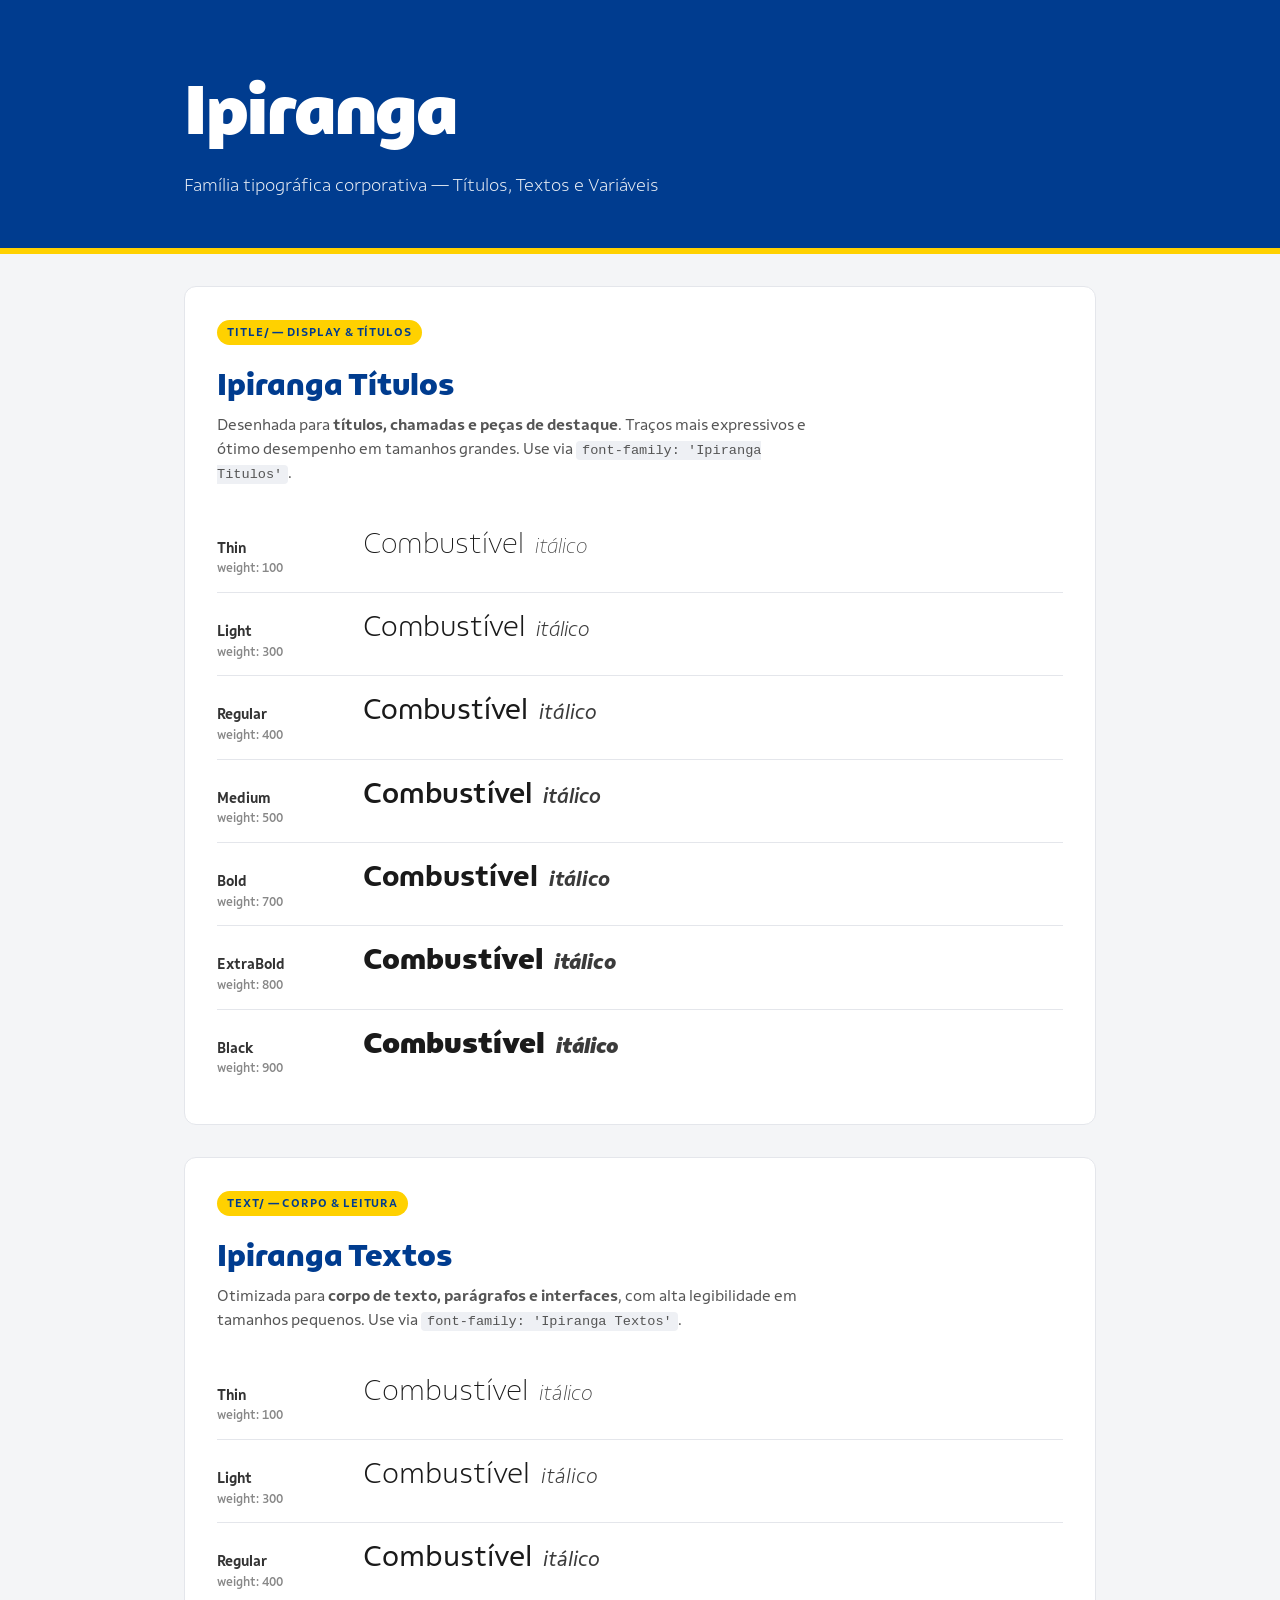
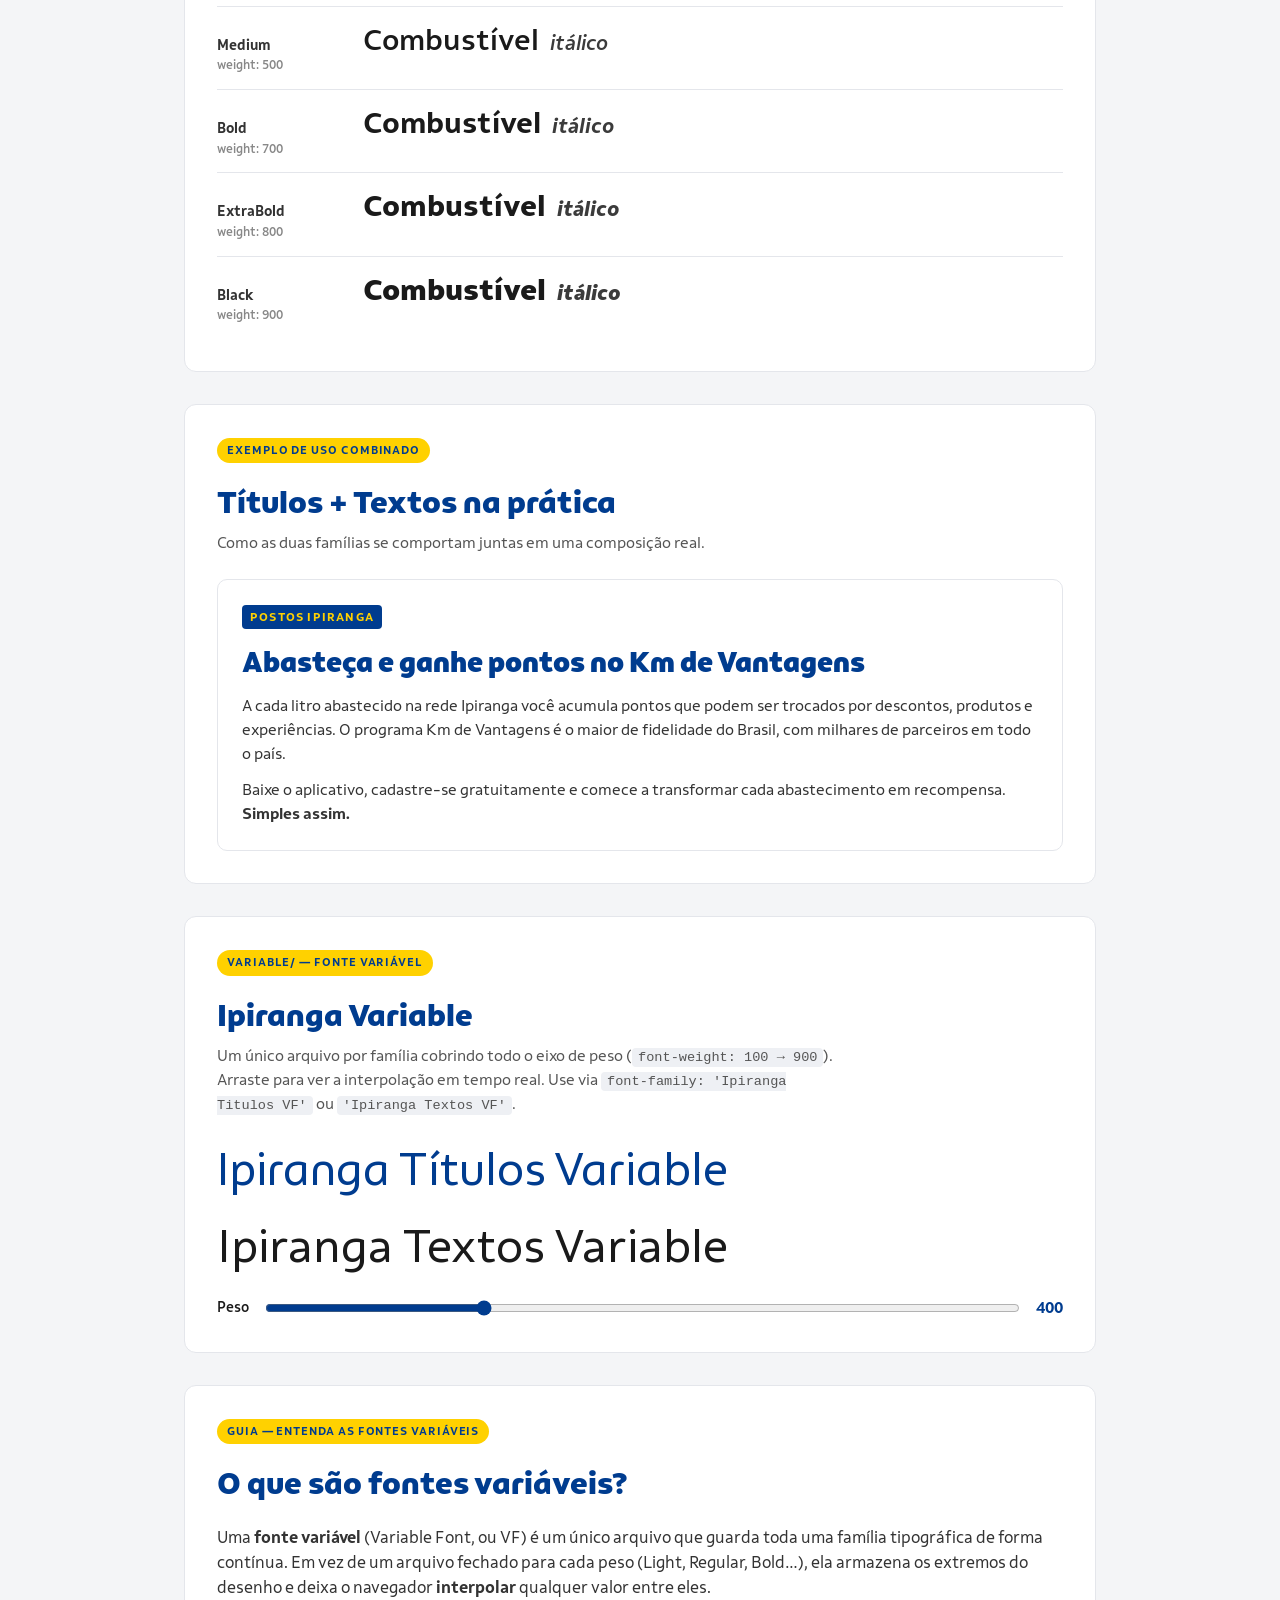
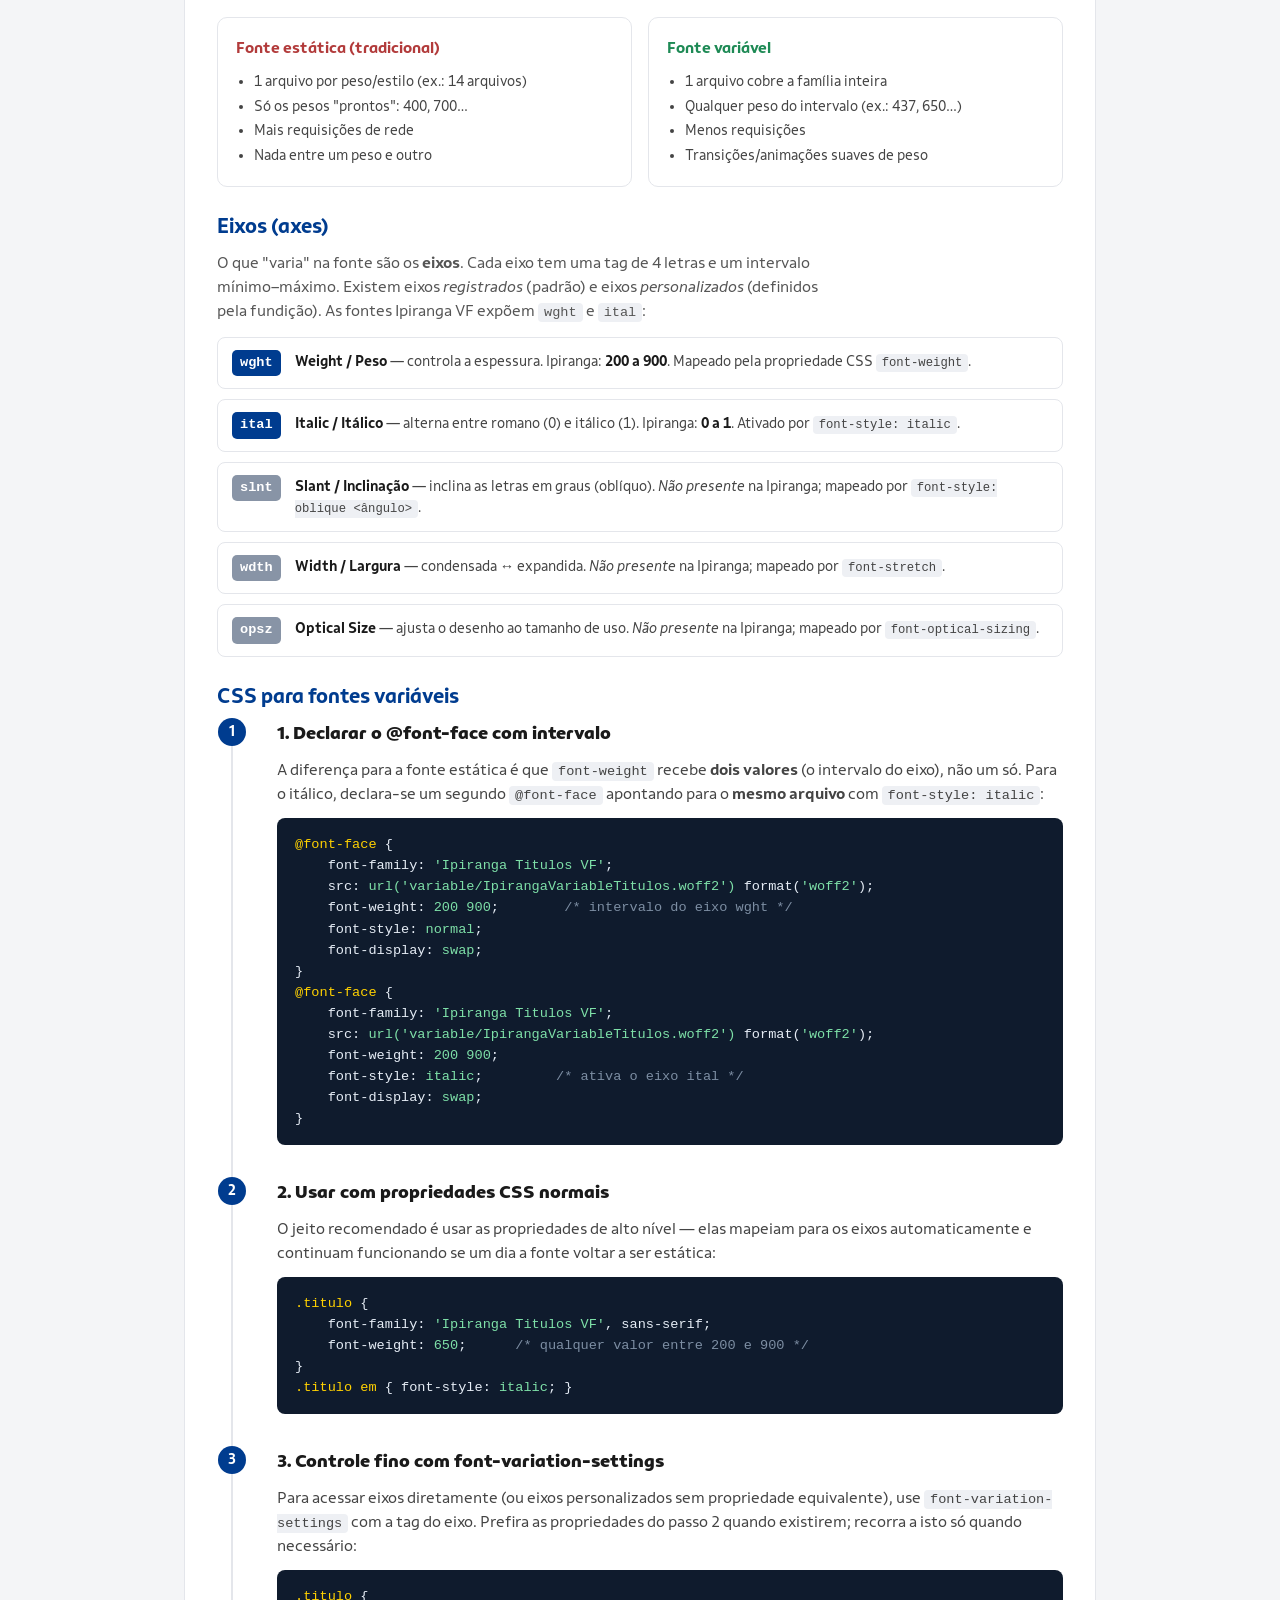
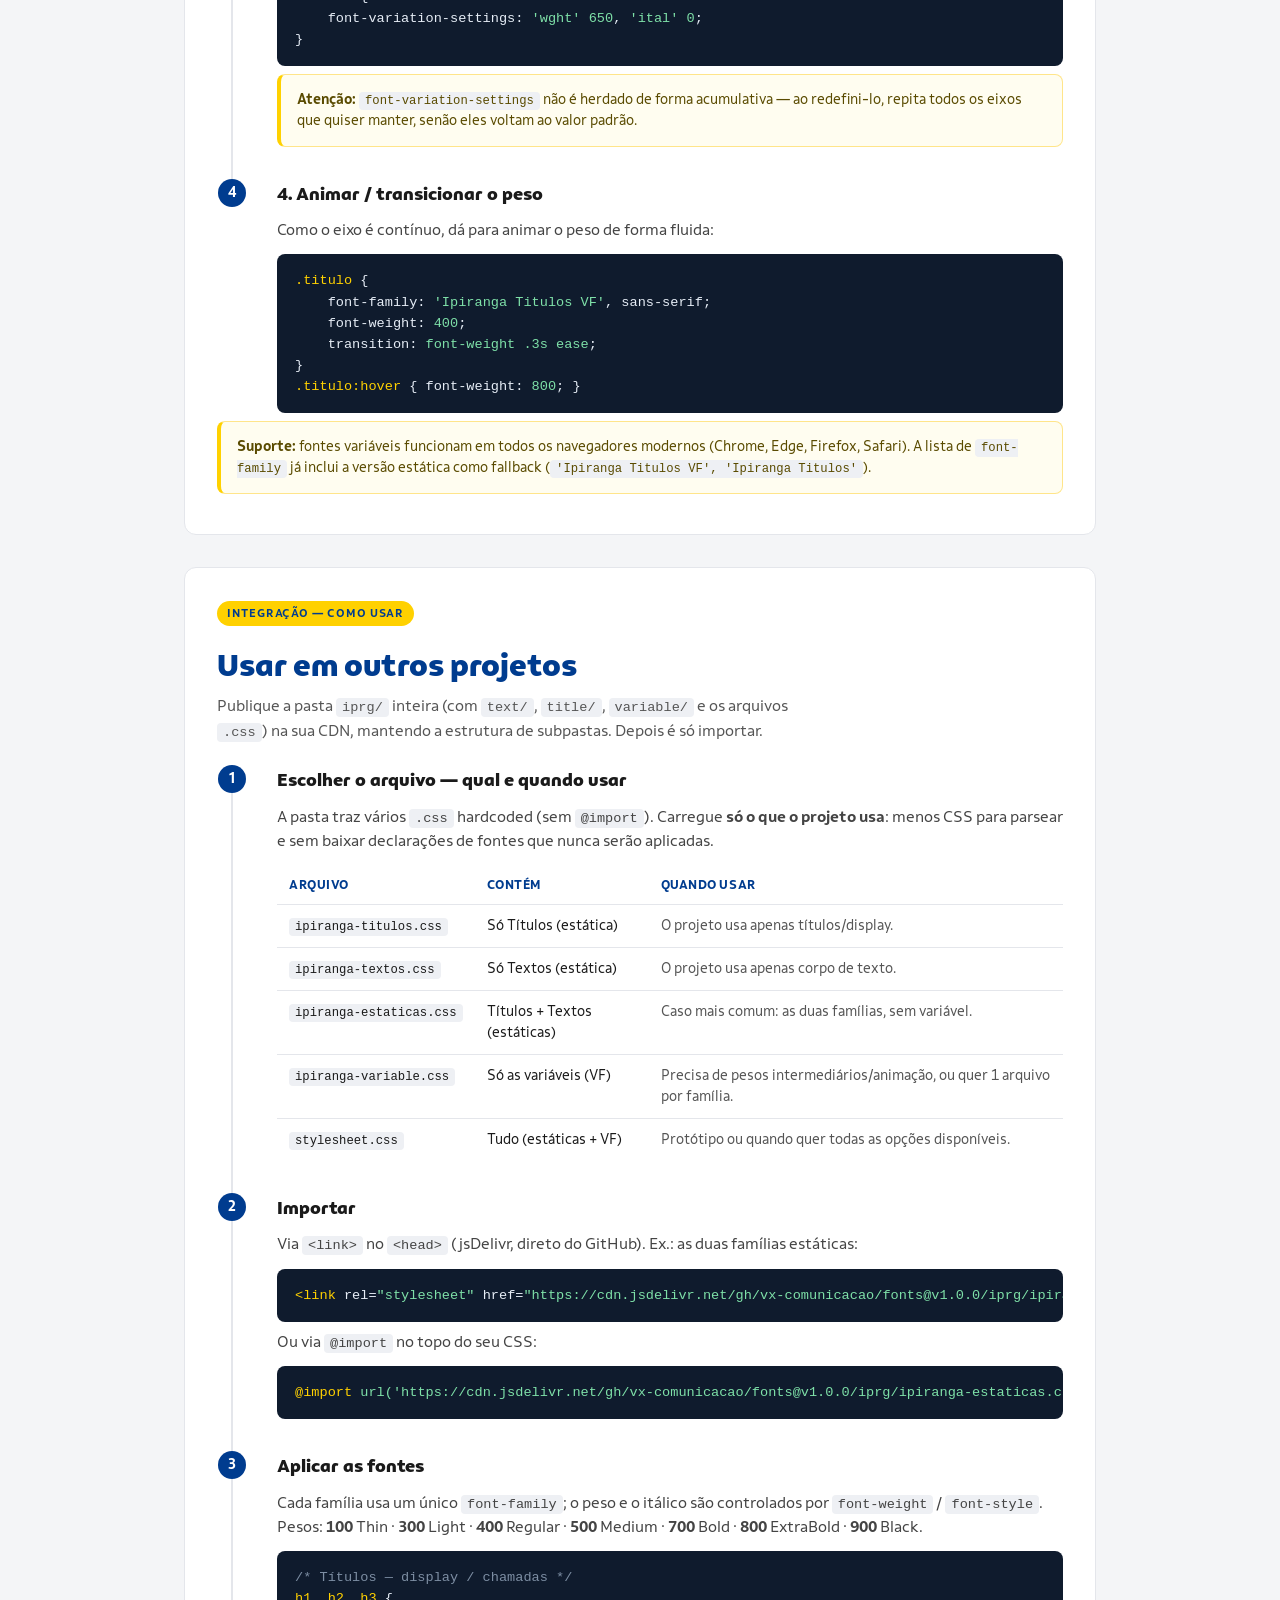
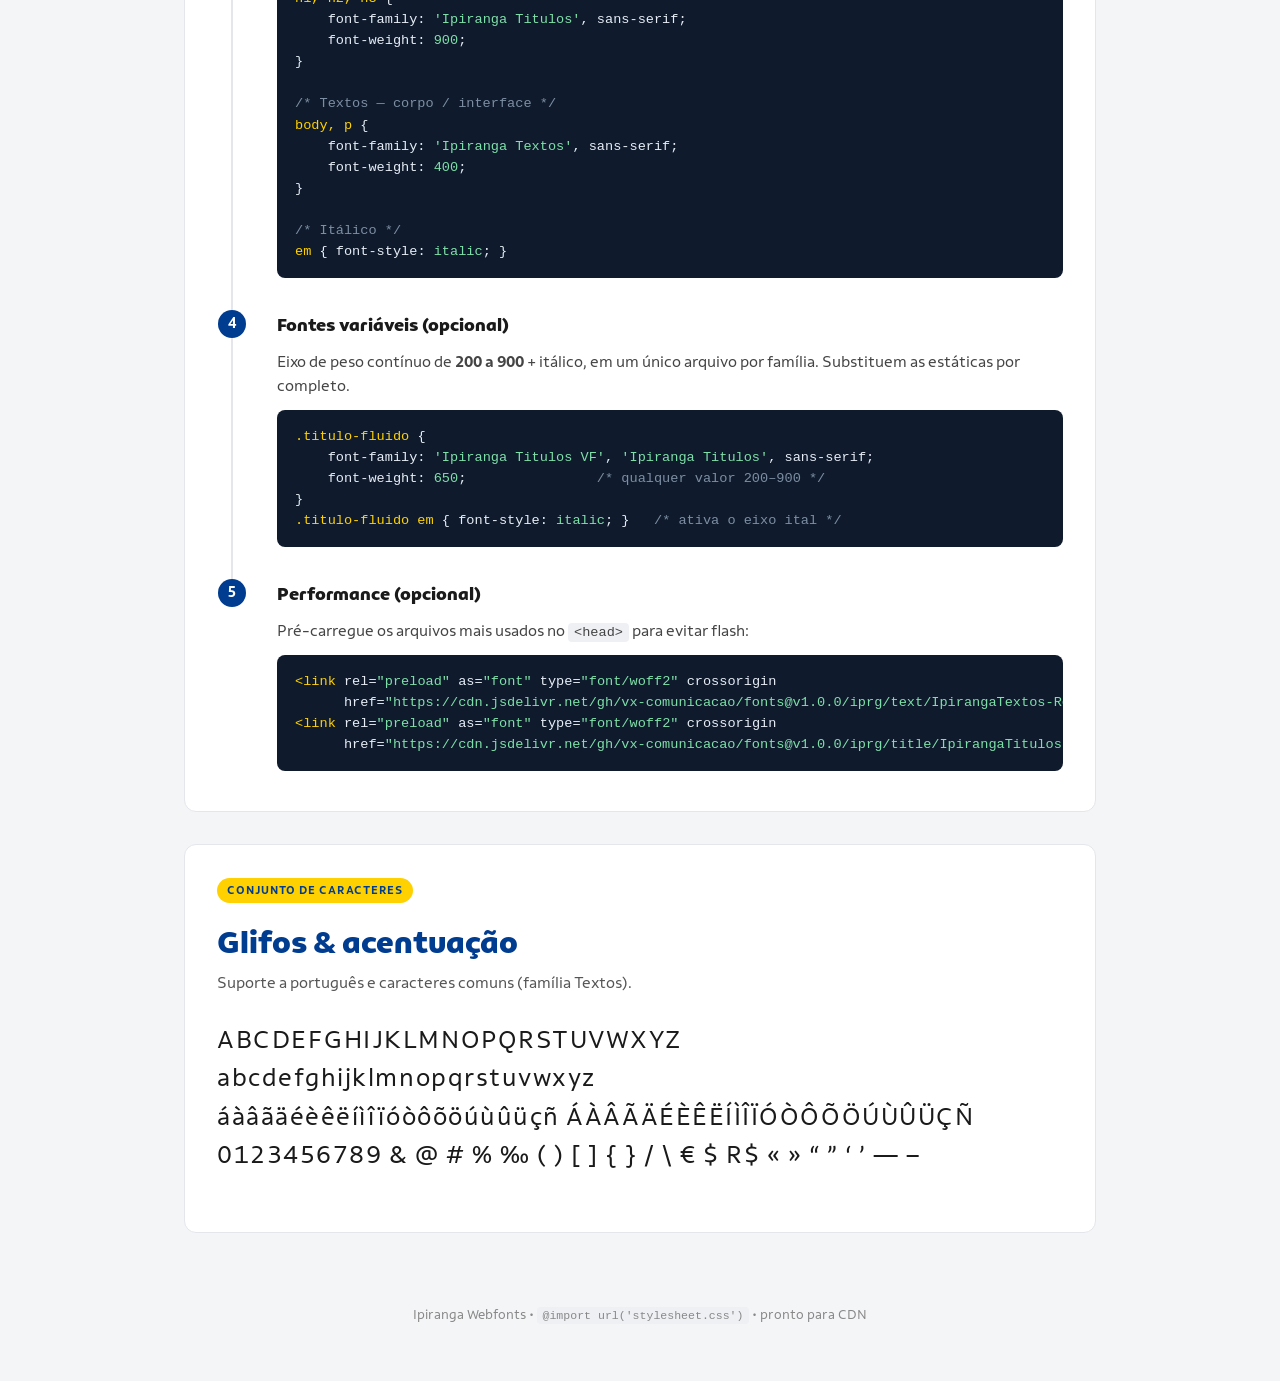
<file: iprg/index.html>
<!DOCTYPE html>
<html lang="pt-BR">
<head>
<meta charset="UTF-8">
<meta name="viewport" content="width=device-width, initial-scale=1.0">
<title>Ipiranga Webfonts — Amostra</title>
<link rel="stylesheet" href="stylesheet.css">
<style>
    :root {
        --ipiranga-azul: #003c8f;
        --ipiranga-amarelo: #ffd100;
        --cinza: #f4f5f7;
        --texto: #1a1a1a;
        --borda: #e4e6eb;
    }

    * { box-sizing: border-box; }

    body {
        margin: 0;
        background: var(--cinza);
        color: var(--texto);
        font-family: 'Ipiranga Textos', -apple-system, BlinkMacSystemFont, 'Segoe UI', sans-serif;
        line-height: 1.5;
    }

    .wrap { max-width: 960px; margin: 0 auto; padding: 0 24px; }

    /* ---------- Cabeçalho ---------- */
    header {
        background: var(--ipiranga-azul);
        color: #fff;
        padding: 56px 0 48px;
        border-bottom: 6px solid var(--ipiranga-amarelo);
    }
    header h1 {
        font-family: 'Ipiranga Titulos', sans-serif;
        font-weight: 900;
        font-size: clamp(2.5rem, 6vw, 4.5rem);
        margin: 0 0 8px;
        letter-spacing: -0.02em;
    }
    header p {
        font-weight: 300;
        font-size: 1.15rem;
        margin: 0;
        opacity: 0.9;
    }

    /* ---------- Seções ---------- */
    section {
        background: #fff;
        border: 1px solid var(--borda);
        border-radius: 12px;
        padding: 32px;
        margin: 32px 0;
    }
    .section-tag {
        display: inline-block;
        font-family: 'Ipiranga Textos', sans-serif;
        font-weight: 700;
        font-size: 0.72rem;
        text-transform: uppercase;
        letter-spacing: 0.08em;
        color: var(--ipiranga-azul);
        background: var(--ipiranga-amarelo);
        padding: 4px 10px;
        border-radius: 20px;
        margin-bottom: 16px;
    }
    section > h2 {
        font-family: 'Ipiranga Titulos', sans-serif;
        font-weight: 800;
        font-size: 2rem;
        margin: 0 0 4px;
        color: var(--ipiranga-azul);
    }
    .desc { color: #555; margin: 0 0 24px; max-width: 620px; }

    /* ---------- Linha de peso ---------- */
    .weight-row {
        display: flex;
        align-items: baseline;
        gap: 16px;
        padding: 14px 0;
        border-top: 1px solid var(--borda);
        flex-wrap: wrap;
    }
    .weight-row:first-of-type { border-top: none; }
    .weight-meta {
        flex: 0 0 130px;
        font-size: 0.78rem;
        color: #888;
        font-weight: 500;
    }
    .weight-meta strong { display: block; color: #333; font-size: 0.9rem; }
    .sample-title { font-family: 'Ipiranga Titulos', sans-serif; }
    .sample-text  { font-family: 'Ipiranga Textos', sans-serif; }
    .sample {
        flex: 1 1 300px;
        font-size: 1.9rem;
        line-height: 1.25;
        margin: 0;
    }
    .sample .it { font-style: italic; opacity: 0.85; margin-left: 0.5em; font-size: 0.7em; }

    /* ---------- Bloco de uso real ---------- */
    .usecase { display: grid; gap: 20px; }
    .card {
        border: 1px solid var(--borda);
        border-radius: 10px;
        padding: 24px;
    }
    .card h3 {
        font-family: 'Ipiranga Titulos', sans-serif;
        font-weight: 900;
        font-size: 1.8rem;
        color: var(--ipiranga-azul);
        margin: 0 0 10px;
    }
    .card .kicker {
        font-family: 'Ipiranga Titulos', sans-serif;
        font-weight: 700;
        text-transform: uppercase;
        letter-spacing: 0.1em;
        font-size: 0.75rem;
        color: var(--ipiranga-amarelo);
        background: var(--ipiranga-azul);
        display: inline-block;
        padding: 3px 8px;
        border-radius: 4px;
        margin-bottom: 12px;
    }
    .card p { font-family: 'Ipiranga Textos', sans-serif; margin: 0 0 12px; color: #333; }
    .card p:last-child { margin-bottom: 0; }

    /* ---------- Variável ---------- */
    .vf-demo { font-size: 3rem; line-height: 1.2; margin: 0 0 20px; }
    .vf-controls { display: flex; align-items: center; gap: 14px; flex-wrap: wrap; }
    .vf-controls label { font-weight: 500; font-size: 0.9rem; }
    .vf-controls input[type=range] { flex: 1 1 240px; accent-color: var(--ipiranga-azul); }
    .vf-value {
        font-weight: 700;
        font-variant-numeric: tabular-nums;
        min-width: 3ch;
        color: var(--ipiranga-azul);
    }
    .vf-textos  { font-family: 'Ipiranga Textos VF', 'Ipiranga Textos', sans-serif; }
    .vf-titulos { font-family: 'Ipiranga Titulos VF', 'Ipiranga Titulos', sans-serif; }

    /* ---------- Glifos ---------- */
    .glyphs { font-size: 1.6rem; letter-spacing: 0.06em; word-break: break-word; }

    footer {
        text-align: center;
        color: #888;
        font-size: 0.85rem;
        padding: 40px 0 60px;
    }
    code {
        background: #eef0f4;
        padding: 2px 6px;
        border-radius: 4px;
        font-family: 'SFMono-Regular', Consolas, monospace;
        font-size: 0.85em;
    }

    /* ---------- Bloco de instruções / código ---------- */
    .howto { counter-reset: step; }
    .howto .step {
        position: relative;
        padding: 0 0 24px 44px;
        border-left: 2px solid var(--borda);
        margin-left: 14px;
    }
    .howto .step:last-child { border-left-color: transparent; padding-bottom: 0; }
    .howto .step::before {
        counter-increment: step;
        content: counter(step);
        position: absolute;
        left: -15px;
        top: -2px;
        width: 28px;
        height: 28px;
        border-radius: 50%;
        background: var(--ipiranga-azul);
        color: #fff;
        font-family: 'Ipiranga Titulos', sans-serif;
        font-weight: 700;
        font-size: 0.9rem;
        display: flex;
        align-items: center;
        justify-content: center;
    }
    .howto h4 {
        font-family: 'Ipiranga Titulos', sans-serif;
        font-weight: 800;
        font-size: 1.15rem;
        margin: 2px 0 10px;
        color: var(--texto);
    }
    .howto p { margin: 0 0 12px; color: #444; }
    pre {
        background: #0f1b2d;
        color: #e6edf6;
        border-radius: 8px;
        padding: 16px 18px;
        overflow-x: auto;
        margin: 0 0 8px;
        font-size: 0.85rem;
        line-height: 1.55;
    }
    pre code {
        background: none;
        color: inherit;
        padding: 0;
        font-size: inherit;
    }
    pre .c { color: #7d8ea3; }   /* comentário */
    pre .k { color: #ffd100; }   /* palavra-chave / seletor */
    pre .s { color: #7ee0a8; }   /* string / valor */

    /* ---------- Tabela de arquivos ---------- */
    .files {
        width: 100%;
        border-collapse: collapse;
        margin: 0 0 8px;
        font-size: 0.9rem;
    }
    .files th, .files td {
        text-align: left;
        padding: 10px 12px;
        border-bottom: 1px solid var(--borda);
        vertical-align: top;
    }
    .files th {
        font-family: 'Ipiranga Titulos', sans-serif;
        font-weight: 700;
        color: var(--ipiranga-azul);
        font-size: 0.8rem;
        text-transform: uppercase;
        letter-spacing: 0.04em;
    }
    .files td code { white-space: nowrap; }
    .files tr:last-child td { border-bottom: none; }
    .files .when { color: #555; }

    /* ---------- Guia de fontes variáveis ---------- */
    .lead { font-size: 1.05rem; color: #333; }
    .cols {
        display: grid;
        grid-template-columns: 1fr 1fr;
        gap: 16px;
        margin: 4px 0 24px;
    }
    .cols .box {
        border: 1px solid var(--borda);
        border-radius: 10px;
        padding: 18px;
    }
    .cols .box h4 {
        font-family: 'Ipiranga Titulos', sans-serif;
        font-weight: 700;
        margin: 0 0 10px;
        font-size: 1rem;
    }
    .cols .bad h4 { color: #b23b3b; }
    .cols .good h4 { color: #1e8a55; }
    .cols ul { margin: 0; padding-left: 18px; color: #444; font-size: 0.9rem; line-height: 1.7; }
    .axis-list { display: grid; gap: 10px; margin: 0 0 24px; }
    .axis {
        display: flex;
        gap: 14px;
        align-items: baseline;
        padding: 12px 14px;
        border: 1px solid var(--borda);
        border-radius: 8px;
    }
    .axis .tag {
        font-family: 'SFMono-Regular', Consolas, monospace;
        font-weight: 700;
        background: var(--ipiranga-azul);
        color: #fff;
        padding: 3px 8px;
        border-radius: 5px;
        font-size: 0.85rem;
        flex: 0 0 auto;
    }
    .axis .tag.opt { background: #8894a6; }
    .axis .info { font-size: 0.9rem; color: #444; }
    .axis .info strong { color: var(--texto); }
    .callout {
        background: #fffdf0;
        border: 1px solid #ffe58a;
        border-left: 4px solid var(--ipiranga-amarelo);
        border-radius: 8px;
        padding: 14px 16px;
        font-size: 0.9rem;
        color: #5a4b00;
        margin: 0 0 8px;
    }
    @media (max-width: 640px) { .cols { grid-template-columns: 1fr; } }
</style>
</head>
<body>

<header>
    <div class="wrap">
        <h1>Ipiranga</h1>
        <p>Família tipográfica corporativa — Títulos, Textos e Variáveis</p>
    </div>
</header>

<div class="wrap">

    <!-- ============ TITULOS ============ -->
    <section>
        <span class="section-tag">title/ — display &amp; títulos</span>
        <h2>Ipiranga Títulos</h2>
        <p class="desc">
            Desenhada para <strong>títulos, chamadas e peças de destaque</strong>.
            Traços mais expressivos e ótimo desempenho em tamanhos grandes.
            Use via <code>font-family: 'Ipiranga Titulos'</code>.
        </p>

        <div class="weight-row">
            <div class="weight-meta"><strong>Thin</strong>weight: 100</div>
            <p class="sample sample-title" style="font-weight:100">Combustível<span class="it" style="font-weight:100">itálico</span></p>
        </div>
        <div class="weight-row">
            <div class="weight-meta"><strong>Light</strong>weight: 300</div>
            <p class="sample sample-title" style="font-weight:300">Combustível<span class="it" style="font-weight:300">itálico</span></p>
        </div>
        <div class="weight-row">
            <div class="weight-meta"><strong>Regular</strong>weight: 400</div>
            <p class="sample sample-title" style="font-weight:400">Combustível<span class="it" style="font-weight:400">itálico</span></p>
        </div>
        <div class="weight-row">
            <div class="weight-meta"><strong>Medium</strong>weight: 500</div>
            <p class="sample sample-title" style="font-weight:500">Combustível<span class="it" style="font-weight:500">itálico</span></p>
        </div>
        <div class="weight-row">
            <div class="weight-meta"><strong>Bold</strong>weight: 700</div>
            <p class="sample sample-title" style="font-weight:700">Combustível<span class="it" style="font-weight:700">itálico</span></p>
        </div>
        <div class="weight-row">
            <div class="weight-meta"><strong>ExtraBold</strong>weight: 800</div>
            <p class="sample sample-title" style="font-weight:800">Combustível<span class="it" style="font-weight:800">itálico</span></p>
        </div>
        <div class="weight-row">
            <div class="weight-meta"><strong>Black</strong>weight: 900</div>
            <p class="sample sample-title" style="font-weight:900">Combustível<span class="it" style="font-weight:900">itálico</span></p>
        </div>
    </section>

    <!-- ============ TEXTOS ============ -->
    <section>
        <span class="section-tag">text/ — corpo &amp; leitura</span>
        <h2>Ipiranga Textos</h2>
        <p class="desc">
            Otimizada para <strong>corpo de texto, parágrafos e interfaces</strong>,
            com alta legibilidade em tamanhos pequenos.
            Use via <code>font-family: 'Ipiranga Textos'</code>.
        </p>

        <div class="weight-row">
            <div class="weight-meta"><strong>Thin</strong>weight: 100</div>
            <p class="sample sample-text" style="font-weight:100">Combustível<span class="it" style="font-weight:100">itálico</span></p>
        </div>
        <div class="weight-row">
            <div class="weight-meta"><strong>Light</strong>weight: 300</div>
            <p class="sample sample-text" style="font-weight:300">Combustível<span class="it" style="font-weight:300">itálico</span></p>
        </div>
        <div class="weight-row">
            <div class="weight-meta"><strong>Regular</strong>weight: 400</div>
            <p class="sample sample-text" style="font-weight:400">Combustível<span class="it" style="font-weight:400">itálico</span></p>
        </div>
        <div class="weight-row">
            <div class="weight-meta"><strong>Medium</strong>weight: 500</div>
            <p class="sample sample-text" style="font-weight:500">Combustível<span class="it" style="font-weight:500">itálico</span></p>
        </div>
        <div class="weight-row">
            <div class="weight-meta"><strong>Bold</strong>weight: 700</div>
            <p class="sample sample-text" style="font-weight:700">Combustível<span class="it" style="font-weight:700">itálico</span></p>
        </div>
        <div class="weight-row">
            <div class="weight-meta"><strong>ExtraBold</strong>weight: 800</div>
            <p class="sample sample-text" style="font-weight:800">Combustível<span class="it" style="font-weight:800">itálico</span></p>
        </div>
        <div class="weight-row">
            <div class="weight-meta"><strong>Black</strong>weight: 900</div>
            <p class="sample sample-text" style="font-weight:900">Combustível<span class="it" style="font-weight:900">itálico</span></p>
        </div>
    </section>

    <!-- ============ USO REAL ============ -->
    <section>
        <span class="section-tag">exemplo de uso combinado</span>
        <h2>Títulos + Textos na prática</h2>
        <p class="desc">Como as duas famílias se comportam juntas em uma composição real.</p>

        <div class="usecase">
            <div class="card">
                <span class="kicker">Postos Ipiranga</span>
                <h3>Abasteça e ganhe pontos no Km de Vantagens</h3>
                <p>
                    A cada litro abastecido na rede Ipiranga você acumula pontos que podem ser
                    trocados por descontos, produtos e experiências. O programa Km de Vantagens é
                    o maior de fidelidade do Brasil, com milhares de parceiros em todo o país.
                </p>
                <p>
                    Baixe o aplicativo, cadastre-se gratuitamente e comece a transformar cada
                    abastecimento em recompensa. <strong>Simples assim.</strong>
                </p>
            </div>
        </div>
    </section>

    <!-- ============ VARIÁVEIS ============ -->
    <section>
        <span class="section-tag">variable/ — fonte variável</span>
        <h2>Ipiranga Variable</h2>
        <p class="desc">
            Um único arquivo por família cobrindo todo o eixo de peso
            (<code>font-weight: 100 → 900</code>). Arraste para ver a interpolação em tempo real.
            Use via <code>font-family: 'Ipiranga Titulos VF'</code> ou <code>'Ipiranga Textos VF'</code>.
        </p>

        <p class="vf-demo vf-titulos" id="vfTituloSample" style="font-weight:400; color:var(--ipiranga-azul)">
            Ipiranga Títulos Variable
        </p>
        <p class="vf-demo vf-textos" id="vfTextoSample" style="font-weight:400;">
            Ipiranga Textos Variable
        </p>

        <div class="vf-controls">
            <label for="vfWeight">Peso</label>
            <input type="range" id="vfWeight" min="200" max="900" step="1" value="400">
            <span class="vf-value" id="vfWeightVal">400</span>
        </div>
    </section>

    <!-- ============ GUIA: FONTES VARIÁVEIS ============ -->
    <section>
        <span class="section-tag">guia — entenda as fontes variáveis</span>
        <h2>O que são fontes variáveis?</h2>
        <p class="lead">
            Uma <strong>fonte variável</strong> (Variable Font, ou VF) é um único arquivo
            que guarda toda uma família tipográfica de forma contínua. Em vez de um arquivo
            fechado para cada peso (Light, Regular, Bold…), ela armazena os extremos do
            desenho e deixa o navegador <strong>interpolar</strong> qualquer valor entre eles.
        </p>

        <div class="cols">
            <div class="box bad">
                <h4>Fonte estática (tradicional)</h4>
                <ul>
                    <li>1 arquivo por peso/estilo (ex.: 14 arquivos)</li>
                    <li>Só os pesos "prontos": 400, 700…</li>
                    <li>Mais requisições de rede</li>
                    <li>Nada entre um peso e outro</li>
                </ul>
            </div>
            <div class="box good">
                <h4>Fonte variável</h4>
                <ul>
                    <li>1 arquivo cobre a família inteira</li>
                    <li>Qualquer peso do intervalo (ex.: 437, 650…)</li>
                    <li>Menos requisições</li>
                    <li>Transições/animações suaves de peso</li>
                </ul>
            </div>
        </div>

        <h3 style="font-family:'Ipiranga Titulos',sans-serif;color:var(--ipiranga-azul);font-size:1.3rem;margin:0 0 8px;">Eixos (axes)</h3>
        <p class="desc" style="margin-bottom:14px;">
            O que "varia" na fonte são os <strong>eixos</strong>. Cada eixo tem uma tag de 4
            letras e um intervalo mínimo–máximo. Existem eixos <em>registrados</em> (padrão) e
            eixos <em>personalizados</em> (definidos pela fundição). As fontes Ipiranga VF
            expõem <code>wght</code> e <code>ital</code>:
        </p>
        <div class="axis-list">
            <div class="axis">
                <span class="tag">wght</span>
                <span class="info"><strong>Weight / Peso</strong> — controla a espessura. Ipiranga: <strong>200 a 900</strong>. Mapeado pela propriedade CSS <code>font-weight</code>.</span>
            </div>
            <div class="axis">
                <span class="tag">ital</span>
                <span class="info"><strong>Italic / Itálico</strong> — alterna entre romano (0) e itálico (1). Ipiranga: <strong>0 a 1</strong>. Ativado por <code>font-style: italic</code>.</span>
            </div>
            <div class="axis">
                <span class="tag opt">slnt</span>
                <span class="info"><strong>Slant / Inclinação</strong> — inclina as letras em graus (oblíquo). <em>Não presente</em> na Ipiranga; mapeado por <code>font-style: oblique &lt;ângulo&gt;</code>.</span>
            </div>
            <div class="axis">
                <span class="tag opt">wdth</span>
                <span class="info"><strong>Width / Largura</strong> — condensada ↔ expandida. <em>Não presente</em> na Ipiranga; mapeado por <code>font-stretch</code>.</span>
            </div>
            <div class="axis">
                <span class="tag opt">opsz</span>
                <span class="info"><strong>Optical Size</strong> — ajusta o desenho ao tamanho de uso. <em>Não presente</em> na Ipiranga; mapeado por <code>font-optical-sizing</code>.</span>
            </div>
        </div>

        <h3 style="font-family:'Ipiranga Titulos',sans-serif;color:var(--ipiranga-azul);font-size:1.3rem;margin:8px 0 8px;">CSS para fontes variáveis</h3>

        <div class="howto">
            <div class="step">
                <h4>1. Declarar o @font-face com intervalo</h4>
                <p>
                    A diferença para a fonte estática é que <code>font-weight</code> recebe
                    <strong>dois valores</strong> (o intervalo do eixo), não um só. Para o
                    itálico, declara-se um segundo <code>@font-face</code> apontando para o
                    <strong>mesmo arquivo</strong> com <code>font-style: italic</code>:
                </p>
<pre><code><span class="k">@font-face</span> {
    font-family: <span class="s">'Ipiranga Titulos VF'</span>;
    src: <span class="s">url('variable/IpirangaVariableTitulos.woff2')</span> format(<span class="s">'woff2'</span>);
    font-weight: <span class="s">200 900</span>;        <span class="c">/* intervalo do eixo wght */</span>
    font-style: <span class="s">normal</span>;
    font-display: <span class="s">swap</span>;
}
<span class="k">@font-face</span> {
    font-family: <span class="s">'Ipiranga Titulos VF'</span>;
    src: <span class="s">url('variable/IpirangaVariableTitulos.woff2')</span> format(<span class="s">'woff2'</span>);
    font-weight: <span class="s">200 900</span>;
    font-style: <span class="s">italic</span>;         <span class="c">/* ativa o eixo ital */</span>
    font-display: <span class="s">swap</span>;
}</code></pre>
            </div>

            <div class="step">
                <h4>2. Usar com propriedades CSS normais</h4>
                <p>
                    O jeito recomendado é usar as propriedades de alto nível — elas mapeiam
                    para os eixos automaticamente e continuam funcionando se um dia a fonte
                    voltar a ser estática:
                </p>
<pre><code><span class="k">.titulo</span> {
    font-family: <span class="s">'Ipiranga Titulos VF'</span>, sans-serif;
    font-weight: <span class="s">650</span>;      <span class="c">/* qualquer valor entre 200 e 900 */</span>
}
<span class="k">.titulo em</span> { font-style: <span class="s">italic</span>; }</code></pre>
            </div>

            <div class="step">
                <h4>3. Controle fino com font-variation-settings</h4>
                <p>
                    Para acessar eixos diretamente (ou eixos personalizados sem propriedade
                    equivalente), use <code>font-variation-settings</code> com a tag do eixo.
                    Prefira as propriedades do passo 2 quando existirem; recorra a isto só
                    quando necessário:
                </p>
<pre><code><span class="k">.titulo</span> {
    font-variation-settings: <span class="s">'wght' 650</span>, <span class="s">'ital' 0</span>;
}</code></pre>
                <div class="callout">
                    <strong>Atenção:</strong> <code>font-variation-settings</code> não é
                    herdado de forma acumulativa — ao redefini-lo, repita todos os eixos que
                    quiser manter, senão eles voltam ao valor padrão.
                </div>
            </div>

            <div class="step">
                <h4>4. Animar / transicionar o peso</h4>
                <p>Como o eixo é contínuo, dá para animar o peso de forma fluida:</p>
<pre><code><span class="k">.titulo</span> {
    font-family: <span class="s">'Ipiranga Titulos VF'</span>, sans-serif;
    font-weight: <span class="s">400</span>;
    transition: <span class="s">font-weight .3s ease</span>;
}
<span class="k">.titulo:hover</span> { font-weight: <span class="s">800</span>; }</code></pre>
            </div>
        </div>

        <div class="callout" style="margin-top:8px;">
            <strong>Suporte:</strong> fontes variáveis funcionam em todos os navegadores
            modernos (Chrome, Edge, Firefox, Safari). A lista de <code>font-family</code>
            já inclui a versão estática como fallback (<code>'Ipiranga Titulos VF', 'Ipiranga Titulos'</code>).
        </div>
    </section>

    <!-- ============ COMO USAR ============ -->
    <section>
        <span class="section-tag">integração — como usar</span>
        <h2>Usar em outros projetos</h2>
        <p class="desc">
            Publique a pasta <code>iprg/</code> inteira (com <code>text/</code>,
            <code>title/</code>, <code>variable/</code> e os arquivos <code>.css</code>)
            na sua CDN, mantendo a estrutura de subpastas. Depois é só importar.
        </p>

        <div class="howto">

            <div class="step">
                <h4>Escolher o arquivo — qual e quando usar</h4>
                <p>
                    A pasta traz vários <code>.css</code> hardcoded (sem <code>@import</code>).
                    Carregue <strong>só o que o projeto usa</strong>: menos CSS para parsear
                    e sem baixar declarações de fontes que nunca serão aplicadas.
                </p>
                <table class="files">
                    <thead>
                        <tr><th>Arquivo</th><th>Contém</th><th>Quando usar</th></tr>
                    </thead>
                    <tbody>
                        <tr>
                            <td><code>ipiranga-titulos.css</code></td>
                            <td>Só Títulos (estática)</td>
                            <td class="when">O projeto usa apenas títulos/display.</td>
                        </tr>
                        <tr>
                            <td><code>ipiranga-textos.css</code></td>
                            <td>Só Textos (estática)</td>
                            <td class="when">O projeto usa apenas corpo de texto.</td>
                        </tr>
                        <tr>
                            <td><code>ipiranga-estaticas.css</code></td>
                            <td>Títulos + Textos (estáticas)</td>
                            <td class="when">Caso mais comum: as duas famílias, sem variável.</td>
                        </tr>
                        <tr>
                            <td><code>ipiranga-variable.css</code></td>
                            <td>Só as variáveis (VF)</td>
                            <td class="when">Precisa de pesos intermediários/animação, ou quer 1 arquivo por família.</td>
                        </tr>
                        <tr>
                            <td><code>stylesheet.css</code></td>
                            <td>Tudo (estáticas + VF)</td>
                            <td class="when">Protótipo ou quando quer todas as opções disponíveis.</td>
                        </tr>
                    </tbody>
                </table>
            </div>

            <div class="step">
                <h4>Importar</h4>
                <p>Via <code>&lt;link&gt;</code> no <code>&lt;head&gt;</code> (jsDelivr, direto do GitHub). Ex.: as duas famílias estáticas:</p>
<pre><code><span class="k">&lt;link</span> rel=<span class="s">"stylesheet"</span> href=<span class="s">"https://cdn.jsdelivr.net/gh/vx-comunicacao/fonts@v1.0.0/iprg/ipiranga-estaticas.css"</span><span class="k">&gt;</span></code></pre>
                <p>Ou via <code>@import</code> no topo do seu CSS:</p>
<pre><code><span class="k">@import</span> <span class="s">url('https://cdn.jsdelivr.net/gh/vx-comunicacao/fonts@v1.0.0/iprg/ipiranga-estaticas.css')</span>;</code></pre>
            </div>

            <div class="step">
                <h4>Aplicar as fontes</h4>
                <p>
                    Cada família usa um único <code>font-family</code>; o peso e o itálico
                    são controlados por <code>font-weight</code> / <code>font-style</code>.
                    Pesos: <strong>100</strong> Thin · <strong>300</strong> Light ·
                    <strong>400</strong> Regular · <strong>500</strong> Medium ·
                    <strong>700</strong> Bold · <strong>800</strong> ExtraBold ·
                    <strong>900</strong> Black.
                </p>
<pre><code><span class="c">/* Títulos — display / chamadas */</span>
<span class="k">h1, h2, h3</span> {
    font-family: <span class="s">'Ipiranga Titulos'</span>, sans-serif;
    font-weight: <span class="s">900</span>;
}

<span class="c">/* Textos — corpo / interface */</span>
<span class="k">body, p</span> {
    font-family: <span class="s">'Ipiranga Textos'</span>, sans-serif;
    font-weight: <span class="s">400</span>;
}

<span class="c">/* Itálico */</span>
<span class="k">em</span> { font-style: <span class="s">italic</span>; }</code></pre>
            </div>

            <div class="step">
                <h4>Fontes variáveis (opcional)</h4>
                <p>
                    Eixo de peso contínuo de <strong>200 a 900</strong> + itálico, em um
                    único arquivo por família. Substituem as estáticas por completo.
                </p>
<pre><code><span class="k">.titulo-fluido</span> {
    font-family: <span class="s">'Ipiranga Titulos VF'</span>, <span class="s">'Ipiranga Titulos'</span>, sans-serif;
    font-weight: <span class="s">650</span>;                <span class="c">/* qualquer valor 200–900 */</span>
}
<span class="k">.titulo-fluido em</span> { font-style: <span class="s">italic</span>; }   <span class="c">/* ativa o eixo ital */</span></code></pre>
            </div>

            <div class="step">
                <h4>Performance (opcional)</h4>
                <p>Pré-carregue os arquivos mais usados no <code>&lt;head&gt;</code> para evitar flash:</p>
<pre><code><span class="k">&lt;link</span> rel=<span class="s">"preload"</span> as=<span class="s">"font"</span> type=<span class="s">"font/woff2"</span> crossorigin
      href=<span class="s">"https://cdn.jsdelivr.net/gh/vx-comunicacao/fonts@v1.0.0/iprg/text/IpirangaTextos-Regular.woff2"</span><span class="k">&gt;</span>
<span class="k">&lt;link</span> rel=<span class="s">"preload"</span> as=<span class="s">"font"</span> type=<span class="s">"font/woff2"</span> crossorigin
      href=<span class="s">"https://cdn.jsdelivr.net/gh/vx-comunicacao/fonts@v1.0.0/iprg/title/IpirangaTitulos-Black.woff2"</span><span class="k">&gt;</span></code></pre>
            </div>

        </div>
    </section>

    <!-- ============ GLIFOS ============ -->
    <section>
        <span class="section-tag">conjunto de caracteres</span>
        <h2>Glifos &amp; acentuação</h2>
        <p class="desc">Suporte a português e caracteres comuns (família Textos).</p>
        <p class="glyphs sample-text" style="font-weight:400">
            ABCDEFGHIJKLMNOPQRSTUVWXYZ<br>
            abcdefghijklmnopqrstuvwxyz<br>
            áàâãäéèêëíìîïóòôõöúùûüçñ ÁÀÂÃÄÉÈÊËÍÌÎÏÓÒÔÕÖÚÙÛÜÇÑ<br>
            0123456789 &amp; @ # % ‰ ( ) [ ] { } / \ € $ R$ « » “ ” ‘ ’ — –
        </p>
    </section>

</div>

<footer>
    <div class="wrap">
        Ipiranga Webfonts • <code>@import url('stylesheet.css')</code> • pronto para CDN
    </div>
</footer>

<script>
    var slider = document.getElementById('vfWeight');
    var val = document.getElementById('vfWeightVal');
    var t1 = document.getElementById('vfTituloSample');
    var t2 = document.getElementById('vfTextoSample');
    slider.addEventListener('input', function () {
        var w = this.value;
        val.textContent = w;
        t1.style.fontWeight = w;
        t2.style.fontWeight = w;
    });
</script>

</body>
</html>
</file>
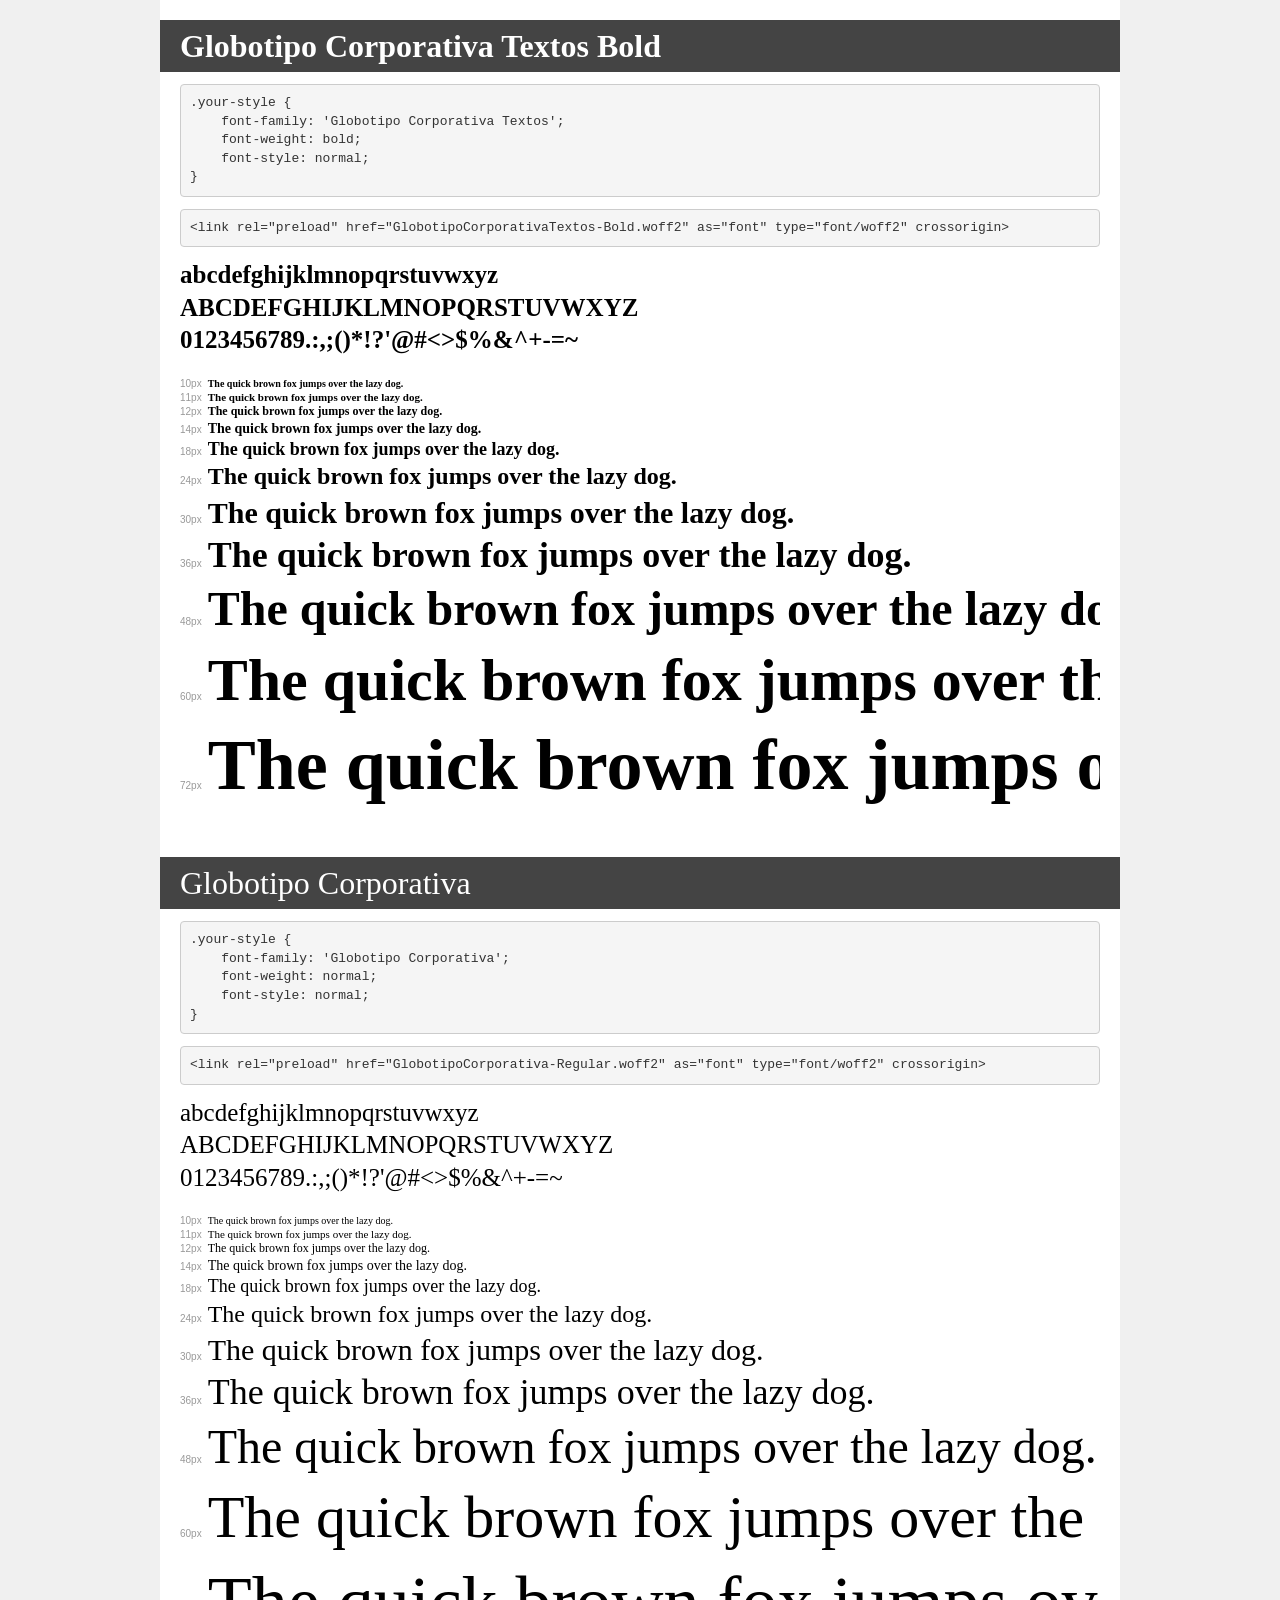
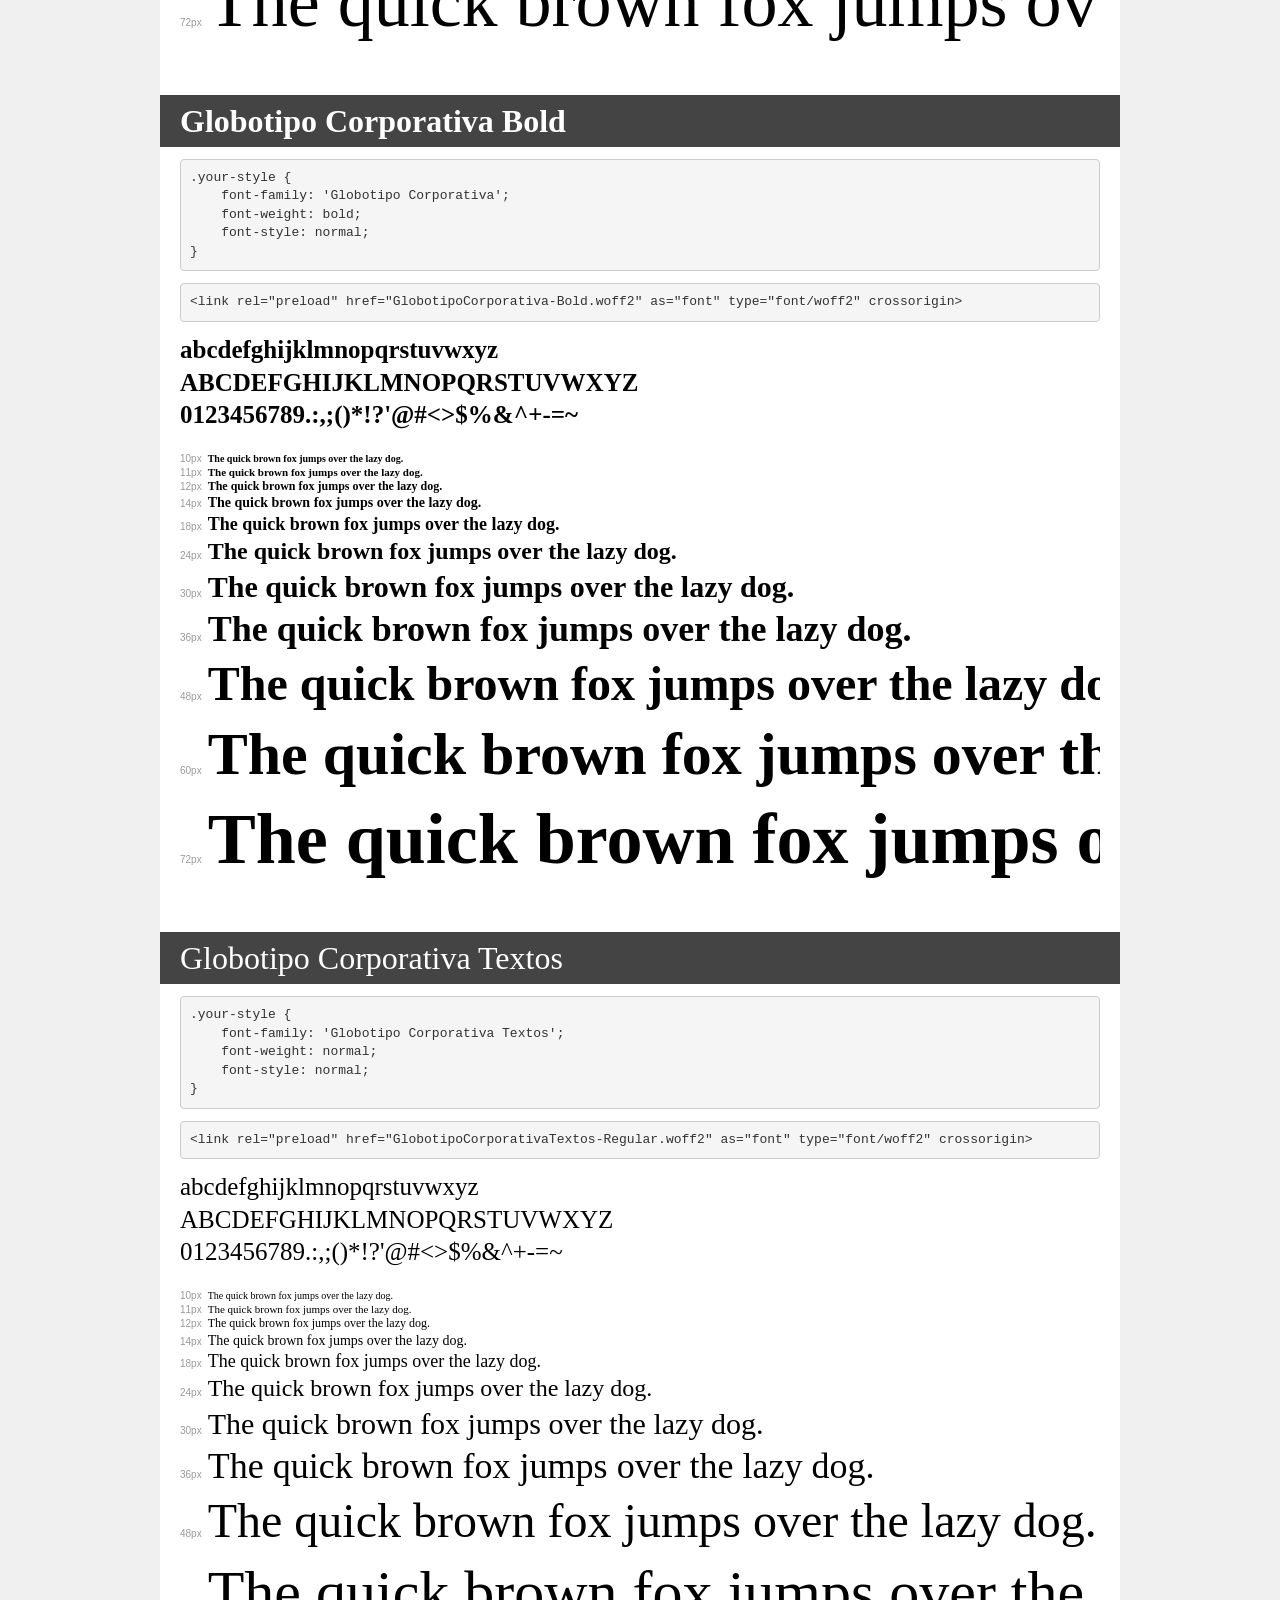
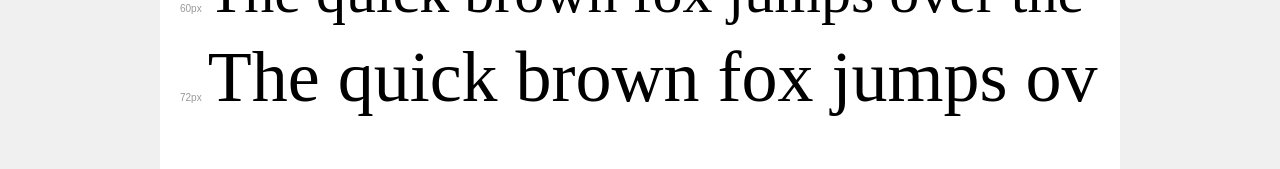
<file: globotipo-comporativa/demo.html>
<!DOCTYPE html>
<html lang="en">
<head>
    <meta charset="utf-8">
    <meta http-equiv="X-UA-Compatible" content="IE=edge">
    <meta name="viewport" content="width=device-width, initial-scale=1">
    <meta name="robots" content="noindex, noarchive">
    <meta name="format-detection" content="telephone=no">
    <title>Transfonter demo</title>
    <link href="stylesheet.css" rel="stylesheet">
    <style>
        /*
        http://meyerweb.com/eric/tools/css/reset/
        v2.0 | 20110126
        License: none (public domain)
        */
        html, body, div, span, applet, object, iframe,
        h1, h2, h3, h4, h5, h6, p, blockquote, pre,
        a, abbr, acronym, address, big, cite, code,
        del, dfn, em, img, ins, kbd, q, s, samp,
        small, strike, strong, sub, sup, tt, var,
        b, u, i, center,
        dl, dt, dd, ol, ul, li,
        fieldset, form, label, legend,
        table, caption, tbody, tfoot, thead, tr, th, td,
        article, aside, canvas, details, embed,
        figure, figcaption, footer, header, hgroup,
        menu, nav, output, ruby, section, summary,
        time, mark, audio, video {
            margin: 0;
            padding: 0;
            border: 0;
            font-size: 100%;
            font: inherit;
            vertical-align: baseline;
        }
        /* HTML5 display-role reset for older browsers */
        article, aside, details, figcaption, figure,
        footer, header, hgroup, menu, nav, section {
            display: block;
        }
        body {
            line-height: 1;
        }
        ol, ul {
            list-style: none;
        }
        blockquote, q {
            quotes: none;
        }
        blockquote:before, blockquote:after,
        q:before, q:after {
            content: '';
            content: none;
        }
        table {
            border-collapse: collapse;
            border-spacing: 0;
        }
        /* demo styles */
        body {
            background: #f0f0f0;
            color: #000;
        }
        .page {
            background: #fff;
            width: 920px;
            margin: 0 auto;
            padding: 20px 20px 0 20px;
            overflow: hidden;
        }
        .font-container {
            overflow-x: auto;
            overflow-y: hidden;
            margin-bottom: 40px;
            line-height: 1.3;
            white-space: nowrap;
            padding-bottom: 5px;
        }
        h1 {
            position: relative;
            background: #444;
            font-size: 32px;
            color: #fff;
            padding: 10px 20px;
            margin: 0 -20px 12px -20px;
        }
        .letters {
            font-size: 25px;
            margin-bottom: 20px;
        }
        .s10:before {
            content: '10px';
        }
        .s11:before {
            content: '11px';
        }
        .s12:before {
            content: '12px';
        }
        .s14:before {
            content: '14px';
        }
        .s18:before {
            content: '18px';
        }
        .s24:before {
            content: '24px';
        }
        .s30:before {
            content: '30px';
        }
        .s36:before {
            content: '36px';
        }
        .s48:before {
            content: '48px';
        }
        .s60:before {
            content: '60px';
        }
        .s72:before {
            content: '72px';
        }
        .s10:before, .s11:before, .s12:before, .s14:before,
        .s18:before, .s24:before, .s30:before, .s36:before,
        .s48:before, .s60:before, .s72:before {
            font-family: Arial, sans-serif;
            font-size: 10px;
            font-weight: normal;
            font-style: normal;
            color: #999;
            padding-right: 6px;
        }
        pre {
            display: block;
            padding: 9px;
            margin: 0 0 12px;
            font-family: Monaco, Menlo, Consolas, "Courier New", monospace;
            font-size: 13px;
            line-height: 1.428571429;
            color: #333;
            font-weight: normal;
            font-style: normal;
            background-color: #f5f5f5;
            border: 1px solid #ccc;
            overflow-x: auto;
            border-radius: 4px;
        }
        /* responsive */
        @media (max-width: 959px) {
            .page {
                width: auto;
                margin: 0;
            }
        }
    </style>
</head>
<body>
<div class="page">
    <div class="demo">
        <h1 style="font-family: 'Globotipo Corporativa Textos'; font-weight: bold; font-style: normal;">Globotipo Corporativa Textos Bold</h1>
        <pre title="Usage">.your-style {
    font-family: 'Globotipo Corporativa Textos';
    font-weight: bold;
    font-style: normal;
}</pre>
        <pre title="Preload (optional)">
&lt;link rel=&quot;preload&quot; href=&quot;GlobotipoCorporativaTextos-Bold.woff2&quot; as=&quot;font&quot; type=&quot;font/woff2&quot; crossorigin&gt;</pre>
        <div class="font-container" style="font-family: 'Globotipo Corporativa Textos'; font-weight: bold; font-style: normal;">
            <p class="letters">
                abcdefghijklmnopqrstuvwxyz<br>
ABCDEFGHIJKLMNOPQRSTUVWXYZ<br>
                0123456789.:,;()*!?'@#&lt;&gt;$%&^+-=~
            </p>
            <p class="s10" style="font-size: 10px;">The quick brown fox jumps over the lazy dog.</p>
            <p class="s11" style="font-size: 11px;">The quick brown fox jumps over the lazy dog.</p>
            <p class="s12" style="font-size: 12px;">The quick brown fox jumps over the lazy dog.</p>
            <p class="s14" style="font-size: 14px;">The quick brown fox jumps over the lazy dog.</p>
            <p class="s18" style="font-size: 18px;">The quick brown fox jumps over the lazy dog.</p>
            <p class="s24" style="font-size: 24px;">The quick brown fox jumps over the lazy dog.</p>
            <p class="s30" style="font-size: 30px;">The quick brown fox jumps over the lazy dog.</p>
            <p class="s36" style="font-size: 36px;">The quick brown fox jumps over the lazy dog.</p>
            <p class="s48" style="font-size: 48px;">The quick brown fox jumps over the lazy dog.</p>
            <p class="s60" style="font-size: 60px;">The quick brown fox jumps over the lazy dog.</p>
            <p class="s72" style="font-size: 72px;">The quick brown fox jumps over the lazy dog.</p>
        </div>
    </div>

    <div class="demo">
        <h1 style="font-family: 'Globotipo Corporativa'; font-weight: normal; font-style: normal;">Globotipo Corporativa</h1>
        <pre title="Usage">.your-style {
    font-family: 'Globotipo Corporativa';
    font-weight: normal;
    font-style: normal;
}</pre>
        <pre title="Preload (optional)">
&lt;link rel=&quot;preload&quot; href=&quot;GlobotipoCorporativa-Regular.woff2&quot; as=&quot;font&quot; type=&quot;font/woff2&quot; crossorigin&gt;</pre>
        <div class="font-container" style="font-family: 'Globotipo Corporativa'; font-weight: normal; font-style: normal;">
            <p class="letters">
                abcdefghijklmnopqrstuvwxyz<br>
ABCDEFGHIJKLMNOPQRSTUVWXYZ<br>
                0123456789.:,;()*!?'@#&lt;&gt;$%&^+-=~
            </p>
            <p class="s10" style="font-size: 10px;">The quick brown fox jumps over the lazy dog.</p>
            <p class="s11" style="font-size: 11px;">The quick brown fox jumps over the lazy dog.</p>
            <p class="s12" style="font-size: 12px;">The quick brown fox jumps over the lazy dog.</p>
            <p class="s14" style="font-size: 14px;">The quick brown fox jumps over the lazy dog.</p>
            <p class="s18" style="font-size: 18px;">The quick brown fox jumps over the lazy dog.</p>
            <p class="s24" style="font-size: 24px;">The quick brown fox jumps over the lazy dog.</p>
            <p class="s30" style="font-size: 30px;">The quick brown fox jumps over the lazy dog.</p>
            <p class="s36" style="font-size: 36px;">The quick brown fox jumps over the lazy dog.</p>
            <p class="s48" style="font-size: 48px;">The quick brown fox jumps over the lazy dog.</p>
            <p class="s60" style="font-size: 60px;">The quick brown fox jumps over the lazy dog.</p>
            <p class="s72" style="font-size: 72px;">The quick brown fox jumps over the lazy dog.</p>
        </div>
    </div>

    <div class="demo">
        <h1 style="font-family: 'Globotipo Corporativa'; font-weight: bold; font-style: normal;">Globotipo Corporativa Bold</h1>
        <pre title="Usage">.your-style {
    font-family: 'Globotipo Corporativa';
    font-weight: bold;
    font-style: normal;
}</pre>
        <pre title="Preload (optional)">
&lt;link rel=&quot;preload&quot; href=&quot;GlobotipoCorporativa-Bold.woff2&quot; as=&quot;font&quot; type=&quot;font/woff2&quot; crossorigin&gt;</pre>
        <div class="font-container" style="font-family: 'Globotipo Corporativa'; font-weight: bold; font-style: normal;">
            <p class="letters">
                abcdefghijklmnopqrstuvwxyz<br>
ABCDEFGHIJKLMNOPQRSTUVWXYZ<br>
                0123456789.:,;()*!?'@#&lt;&gt;$%&^+-=~
            </p>
            <p class="s10" style="font-size: 10px;">The quick brown fox jumps over the lazy dog.</p>
            <p class="s11" style="font-size: 11px;">The quick brown fox jumps over the lazy dog.</p>
            <p class="s12" style="font-size: 12px;">The quick brown fox jumps over the lazy dog.</p>
            <p class="s14" style="font-size: 14px;">The quick brown fox jumps over the lazy dog.</p>
            <p class="s18" style="font-size: 18px;">The quick brown fox jumps over the lazy dog.</p>
            <p class="s24" style="font-size: 24px;">The quick brown fox jumps over the lazy dog.</p>
            <p class="s30" style="font-size: 30px;">The quick brown fox jumps over the lazy dog.</p>
            <p class="s36" style="font-size: 36px;">The quick brown fox jumps over the lazy dog.</p>
            <p class="s48" style="font-size: 48px;">The quick brown fox jumps over the lazy dog.</p>
            <p class="s60" style="font-size: 60px;">The quick brown fox jumps over the lazy dog.</p>
            <p class="s72" style="font-size: 72px;">The quick brown fox jumps over the lazy dog.</p>
        </div>
    </div>

    <div class="demo">
        <h1 style="font-family: 'Globotipo Corporativa Textos'; font-weight: normal; font-style: normal;">Globotipo Corporativa Textos</h1>
        <pre title="Usage">.your-style {
    font-family: 'Globotipo Corporativa Textos';
    font-weight: normal;
    font-style: normal;
}</pre>
        <pre title="Preload (optional)">
&lt;link rel=&quot;preload&quot; href=&quot;GlobotipoCorporativaTextos-Regular.woff2&quot; as=&quot;font&quot; type=&quot;font/woff2&quot; crossorigin&gt;</pre>
        <div class="font-container" style="font-family: 'Globotipo Corporativa Textos'; font-weight: normal; font-style: normal;">
            <p class="letters">
                abcdefghijklmnopqrstuvwxyz<br>
ABCDEFGHIJKLMNOPQRSTUVWXYZ<br>
                0123456789.:,;()*!?'@#&lt;&gt;$%&^+-=~
            </p>
            <p class="s10" style="font-size: 10px;">The quick brown fox jumps over the lazy dog.</p>
            <p class="s11" style="font-size: 11px;">The quick brown fox jumps over the lazy dog.</p>
            <p class="s12" style="font-size: 12px;">The quick brown fox jumps over the lazy dog.</p>
            <p class="s14" style="font-size: 14px;">The quick brown fox jumps over the lazy dog.</p>
            <p class="s18" style="font-size: 18px;">The quick brown fox jumps over the lazy dog.</p>
            <p class="s24" style="font-size: 24px;">The quick brown fox jumps over the lazy dog.</p>
            <p class="s30" style="font-size: 30px;">The quick brown fox jumps over the lazy dog.</p>
            <p class="s36" style="font-size: 36px;">The quick brown fox jumps over the lazy dog.</p>
            <p class="s48" style="font-size: 48px;">The quick brown fox jumps over the lazy dog.</p>
            <p class="s60" style="font-size: 60px;">The quick brown fox jumps over the lazy dog.</p>
            <p class="s72" style="font-size: 72px;">The quick brown fox jumps over the lazy dog.</p>
        </div>
    </div>

</div>
</body>
</html>
</file>
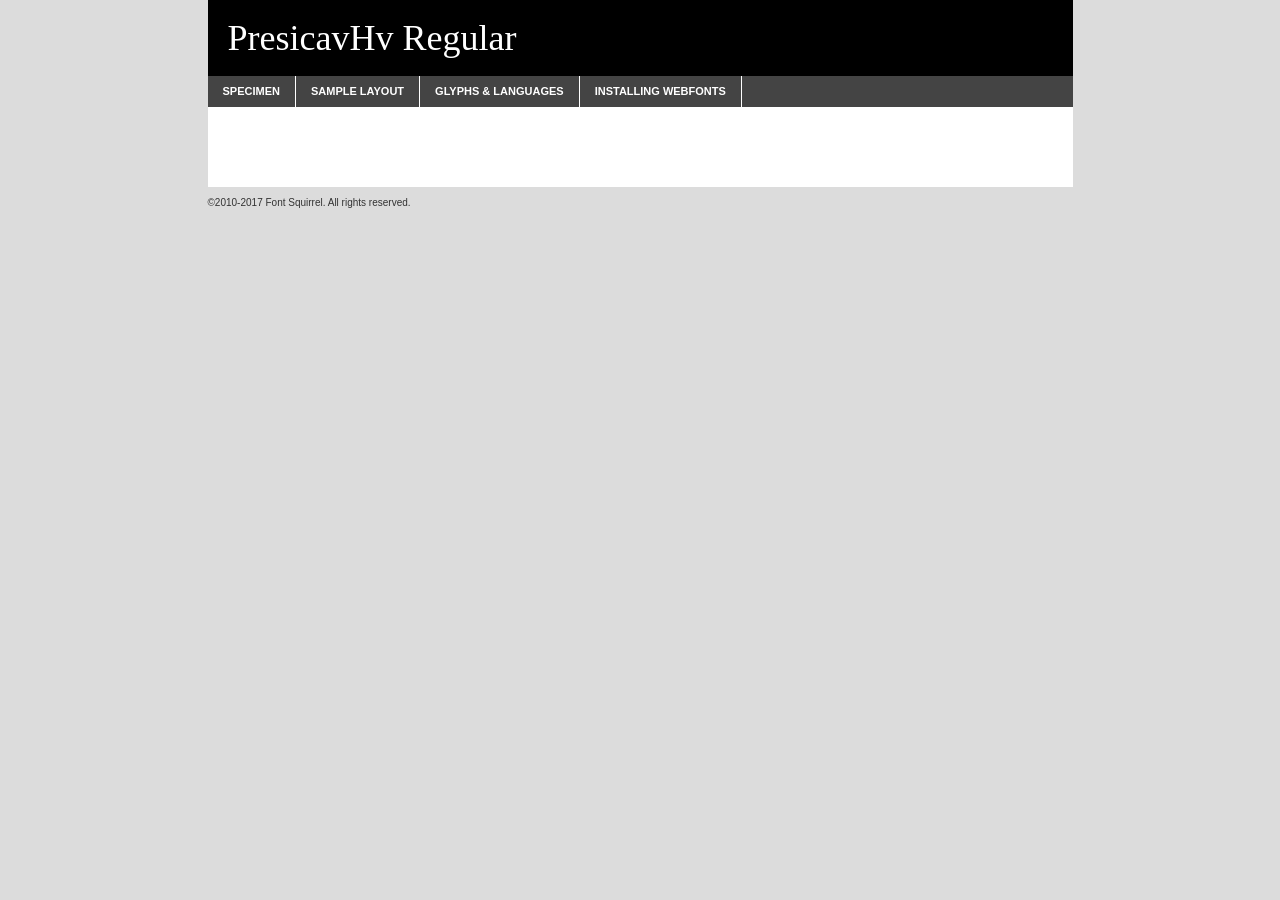
<file: pr/presicavhv-regular-demo.html>
<!DOCTYPE html PUBLIC "-//W3C//DTD XHTML 1.0 Transitional//EN"
        "http://www.w3.org/TR/xhtml1/DTD/xhtml1-transitional.dtd">

<html xmlns="http://www.w3.org/1999/xhtml" xml:lang="en" lang="en">
<head>
    <meta http-equiv="Content-Type" content="text/html; charset=utf-8"/>
    <script src="http://ajax.googleapis.com/ajax/libs/jquery/1.7.2/jquery.min.js" type="text/javascript" charset="utf-8"></script>
    <script type="text/javascript">
		(function($) {
			$.fn.easyTabs = function(option) {
				var param = jQuery.extend({ fadeSpeed: 'fast', defaultContent: 1, activeClass: 'active' }, option);
				$(this).each(function() {
					var thisId = '#' + this.id;
					if ( param.defaultContent == '' )
					{
						param.defaultContent = 1;
					}
					if ( typeof param.defaultContent == 'number' )
					{
						var defaultTab = $(thisId + ' .tabs li:eq(' + (param.defaultContent - 1) + ') a').attr('href').substr(1);
					}
					else
					{
						var defaultTab = param.defaultContent;
					}
					$(thisId + ' .tabs li a').each(function() {
						var tabToHide = $(this).attr('href').substr(1);
						$('#' + tabToHide).addClass('easytabs-tab-content');
					});
					hideAll();
					changeContent(defaultTab);

					function hideAll() {$(thisId + ' .easytabs-tab-content').hide();}

					function changeContent(tabId)
					{
						hideAll();
						$(thisId + ' .tabs li').removeClass(param.activeClass);
						$(thisId + ' .tabs li a[href=#' + tabId + ']').closest('li').addClass(param.activeClass);
						if ( param.fadeSpeed != 'none' )
						{
							$(thisId + ' #' + tabId).fadeIn(param.fadeSpeed);
						}
						else
						{
							$(thisId + ' #' + tabId).show();
						}
					}

					$(thisId + ' .tabs li').click(function() {
						var tabId = $(this).find('a').attr('href').substr(1);
						changeContent(tabId);
						return false;
					});
				});
			}
		})(jQuery);
    </script>
    <link rel="stylesheet" href="specimen_files/specimen_stylesheet.css" type="text/css" charset="utf-8"/>
    <link rel="stylesheet" href="stylesheet.css" type="text/css" charset="utf-8"/>

    <style type="text/css">
        		body {
			font-family: 'presicavhvregular';
        		}

            </style>

    <title>PresicavHv Regular Specimen</title>


    <script type="text/javascript" charset="utf-8">
		$(document).ready(function() {
			$('#container').easyTabs({ defaultContent: 1 });
		});
    </script>
</head>

<body>
<div id="container">
    <div id="header">
		PresicavHv Regular    </div>
    <ul class="tabs">
        <li><a href="#specimen">Specimen</a></li>
        <li><a href="#layout">Sample Layout</a></li>
                <li><a href="#glyphs">Glyphs &amp; Languages</a></li>
        <li><a href="#installing">Installing Webfonts</a></li>

    </ul>

    <div id="main_content">


        <div id="specimen">

            <div class="section">
                <div class="grid12 firstcol">
                    <div class="huge">AaBb</div>
                </div>
            </div>

            <div class="section">
                <div class="glyph_range">A&#x200B;B&#x200b;C&#x200b;D&#x200b;E&#x200b;F&#x200b;G&#x200b;H&#x200b;I&#x200b;J&#x200b;K&#x200b;L&#x200b;M&#x200b;N&#x200b;O&#x200b;P&#x200b;Q&#x200b;R&#x200b;S&#x200b;T&#x200b;U&#x200b;V&#x200b;W&#x200b;X&#x200b;Y&#x200b;Z&#x200b;a&#x200b;b&#x200b;c&#x200b;d&#x200b;e&#x200b;f&#x200b;g&#x200b;h&#x200b;i&#x200b;j&#x200b;k&#x200b;l&#x200b;m&#x200b;n&#x200b;o&#x200b;p&#x200b;q&#x200b;r&#x200b;s&#x200b;t&#x200b;u&#x200b;v&#x200b;w&#x200b;x&#x200b;y&#x200b;z&#x200b;1&#x200b;2&#x200b;3&#x200b;4&#x200b;5&#x200b;6&#x200b;7&#x200b;8&#x200b;9&#x200b;0&#x200b;&amp;&#x200b;.&#x200b;,&#x200b;?&#x200b;!&#x200b;&#64;&#x200b;(&#x200b;)&#x200b;#&#x200b;$&#x200b;%&#x200b;*&#x200b;+&#x200b;-&#x200b;=&#x200b;:&#x200b;;</div>
            </div>
            <div class="section">
                <div class="grid12 firstcol">
                    <table class="sample_table">
                        <tr>
                            <td>10</td>
                            <td class="size10">abcdefghijklmnopqrstuvwxyzABCDEFGHIJKLMNOPQRSTUVWXYZ0123456789abcdefghijklmnopqrstuvwxyzABCDEFGHIJKLMNOPQRSTUVWXYZ0123456789abcdefghijklmnopqrstuvwxyzABCDEFGHIJKLMNOPQRSTUVWXYZ</td>
                        </tr>
                        <tr>
                            <td>11</td>
                            <td class="size11">abcdefghijklmnopqrstuvwxyzABCDEFGHIJKLMNOPQRSTUVWXYZ0123456789abcdefghijklmnopqrstuvwxyzABCDEFGHIJKLMNOPQRSTUVWXYZ0123456789abcdefghijklmnopqrstuvwxyzABCDEFGHIJKLMNOPQRSTUVWXYZ</td>
                        </tr>
                        <tr>
                            <td>12</td>
                            <td class="size12">abcdefghijklmnopqrstuvwxyzABCDEFGHIJKLMNOPQRSTUVWXYZ0123456789abcdefghijklmnopqrstuvwxyzABCDEFGHIJKLMNOPQRSTUVWXYZ0123456789abcdefghijklmnopqrstuvwxyzABCDEFGHIJKLMNOPQRSTUVWXYZ</td>
                        </tr>
                        <tr>
                            <td>13</td>
                            <td class="size13">abcdefghijklmnopqrstuvwxyzABCDEFGHIJKLMNOPQRSTUVWXYZ0123456789abcdefghijklmnopqrstuvwxyzABCDEFGHIJKLMNOPQRSTUVWXYZ0123456789abcdefghijklmnopqrstuvwxyzABCDEFGHIJKLMNOPQRSTUVWXYZ</td>
                        </tr>
                        <tr>
                            <td>14</td>
                            <td class="size14">abcdefghijklmnopqrstuvwxyzABCDEFGHIJKLMNOPQRSTUVWXYZ0123456789abcdefghijklmnopqrstuvwxyzABCDEFGHIJKLMNOPQRSTUVWXYZ0123456789abcdefghijklmnopqrstuvwxyzABCDEFGHIJKLMNOPQRSTUVWXYZ</td>
                        </tr>
                        <tr>
                            <td>16</td>
                            <td class="size16">abcdefghijklmnopqrstuvwxyzABCDEFGHIJKLMNOPQRSTUVWXYZ0123456789abcdefghijklmnopqrstuvwxyzABCDEFGHIJKLMNOPQRSTUVWXYZ</td>
                        </tr>
                        <tr>
                            <td>18</td>
                            <td class="size18">abcdefghijklmnopqrstuvwxyzABCDEFGHIJKLMNOPQRSTUVWXYZ0123456789abcdefghijklmnopqrstuvwxyzABCDEFGHIJKLMNOPQRSTUVWXYZ</td>
                        </tr>
                        <tr>
                            <td>20</td>
                            <td class="size20">abcdefghijklmnopqrstuvwxyzABCDEFGHIJKLMNOPQRSTUVWXYZ0123456789abcdefghijklmnopqrstuvwxyzABCDEFGHIJKLMNOPQRSTUVWXYZ</td>
                        </tr>
                        <tr>
                            <td>24</td>
                            <td class="size24">abcdefghijklmnopqrstuvwxyzABCDEFGHIJKLMNOPQRSTUVWXYZ0123456789abcdefghijklmnopqrstuvwxyzABCDEFGHIJKLMNOPQRSTUVWXYZ</td>
                        </tr>
                        <tr>
                            <td>30</td>
                            <td class="size30">abcdefghijklmnopqrstuvwxyzABCDEFGHIJKLMNOPQRSTUVWXYZ0123456789abcdefghijklmnopqrstuvwxyzABCDEFGHIJKLMNOPQRSTUVWXYZ</td>
                        </tr>
                        <tr>
                            <td>36</td>
                            <td class="size36">abcdefghijklmnopqrstuvwxyzABCDEFGHIJKLMNOPQRSTUVWXYZ0123456789abcdefghijklmnopqrstuvwxyzABCDEFGHIJKLMNOPQRSTUVWXYZ</td>
                        </tr>
                        <tr>
                            <td>48</td>
                            <td class="size48">abcdefghijklmnopqrstuvwxyzABCDEFGHIJKLMNOPQRSTUVWXYZ0123456789abcdefghijklmnopqrstuvwxyzABCDEFGHIJKLMNOPQRSTUVWXYZ</td>
                        </tr>
                        <tr>
                            <td>60</td>
                            <td class="size60">abcdefghijklmnopqrstuvwxyzABCDEFGHIJKLMNOPQRSTUVWXYZ0123456789abcdefghijklmnopqrstuvwxyzABCDEFGHIJKLMNOPQRSTUVWXYZ</td>
                        </tr>
                        <tr>
                            <td>72</td>
                            <td class="size72">abcdefghijklmnopqrstuvwxyzABCDEFGHIJKLMNOPQRSTUVWXYZ0123456789abcdefghijklmnopqrstuvwxyzABCDEFGHIJKLMNOPQRSTUVWXYZ</td>
                        </tr>
                        <tr>
                            <td>90</td>
                            <td class="size90">abcdefghijklmnopqrstuvwxyzABCDEFGHIJKLMNOPQRSTUVWXYZ0123456789abcdefghijklmnopqrstuvwxyzABCDEFGHIJKLMNOPQRSTUVWXYZ</td>
                        </tr>
                    </table>

                </div>

            </div>


            <div class="section" id="bodycomparison">


                <div id="xheight">
                    <div class="fontbody">&#x25FC;&#x25FC;&#x25FC;&#x25FC;&#x25FC;&#x25FC;&#x25FC;&#x25FC;&#x25FC;&#x25FC;&#x25FC;&#x25FC;&#x25FC;&#x25FC;&#x25FC;&#x25FC;&#x25FC;&#x25FC;&#x25FC;&#x25FC;&#x25FC;&#x25FC;&#x25FC;&#x25FC;&#x25FC;&#x25FC;&#x25FC;&#x25FC;&#x25FC;&#x25FC;&#x25FC;&#x25FC;&#x25FC;&#x25FC;&#x25FC;&#x25FC;&#x25FC;&#x25FC;&#x25FC;&#x25FC;&#x25FC;&#x25FC;&#x25FC;&#x25FC;&#x25FC;&#x25FC;&#x25FC;&#x25FC;&#x25FC;&#x25FC;&#x25FC;&#x25FC;&#x25FC;&#x25FC;&#x25FC;&#x25FC;&#x25FC;&#x25FC;&#x25FC;&#x25FC;&#x25FC;&#x25FC;&#x25FC;&#x25FC;&#x25FC;&#x25FC;&#x25FC;&#x25FC;&#x25FC;&#x25FC;&#x25FC;&#x25FC;&#x25FC;&#x25FC;&#x25FC;&#x25FC;&#x25FC;&#x25FC;&#x25FC;&#x25FC;&#x25FC;&#x25FC;&#x25FC;&#x25FC;&#x25FC;&#x25FC;&#x25FC;&#x25FC;&#x25FC;&#x25FC;&#x25FC;&#x25FC;&#x25FC;&#x25FC;&#x25FC;&#x25FC;&#x25FC;&#x25FC;&#x25FC;body</div>
                    <div class="arialbody">body</div>
                    <div class="verdanabody">body</div>
                    <div class="georgiabody">body</div>
                </div>
                <div class="fontbody" style="z-index:1">
                    body<span>PresicavHv Regular</span>
                </div>
                <div class="arialbody" style="z-index:1">
                    body<span>Arial</span>
                </div>
                <div class="verdanabody" style="z-index:1">
                    body<span>Verdana</span>
                </div>
                <div class="georgiabody" style="z-index:1">
                    body<span>Georgia</span>
                </div>


            </div>


            <div class="section psample psample_row1" id="">

                <div class="grid2 firstcol">
                    <p class="size10"><span>10.</span>Aenean lacinia bibendum nulla sed consectetur. Fusce dapibus, tellus ac cursus commodo, tortor mauris condimentum nibh, ut fermentum massa justo sit amet risus. Nullam id dolor id nibh ultricies vehicula ut id elit. Cum sociis natoque penatibus et magnis dis parturient montes, nascetur ridiculus mus. Nulla vitae elit libero, a pharetra augue.</p>

                </div>
                <div class="grid3">
                    <p class="size11"><span>11.</span>Aenean lacinia bibendum nulla sed consectetur. Fusce dapibus, tellus ac cursus commodo, tortor mauris condimentum nibh, ut fermentum massa justo sit amet risus. Nullam id dolor id nibh ultricies vehicula ut id elit. Cum sociis natoque penatibus et magnis dis parturient montes, nascetur ridiculus mus. Nulla vitae elit libero, a pharetra augue.</p>

                </div>
                <div class="grid3">
                    <p class="size12"><span>12.</span>Aenean lacinia bibendum nulla sed consectetur. Fusce dapibus, tellus ac cursus commodo, tortor mauris condimentum nibh, ut fermentum massa justo sit amet risus. Nullam id dolor id nibh ultricies vehicula ut id elit. Cum sociis natoque penatibus et magnis dis parturient montes, nascetur ridiculus mus. Nulla vitae elit libero, a pharetra augue.</p>

                </div>
                <div class="grid4">
                    <p class="size13"><span>13.</span>Aenean lacinia bibendum nulla sed consectetur. Fusce dapibus, tellus ac cursus commodo, tortor mauris condimentum nibh, ut fermentum massa justo sit amet risus. Nullam id dolor id nibh ultricies vehicula ut id elit. Cum sociis natoque penatibus et magnis dis parturient montes, nascetur ridiculus mus. Nulla vitae elit libero, a pharetra augue.</p>

                </div>
                <div class="white_blend"></div>

            </div>
            <div class="section psample psample_row2" id="">
                <div class="grid3 firstcol">
                    <p class="size14"><span>14.</span>Aenean lacinia bibendum nulla sed consectetur. Fusce dapibus, tellus ac cursus commodo, tortor mauris condimentum nibh, ut fermentum massa justo sit amet risus. Nullam id dolor id nibh ultricies vehicula ut id elit. Cum sociis natoque penatibus et magnis dis parturient montes, nascetur ridiculus mus. Nulla vitae elit libero, a pharetra augue.</p>

                </div>
                <div class="grid4">
                    <p class="size16"><span>16.</span>Aenean lacinia bibendum nulla sed consectetur. Fusce dapibus, tellus ac cursus commodo, tortor mauris condimentum nibh, ut fermentum massa justo sit amet risus. Nullam id dolor id nibh ultricies vehicula ut id elit. Cum sociis natoque penatibus et magnis dis parturient montes, nascetur ridiculus mus. Nulla vitae elit libero, a pharetra augue.</p>

                </div>
                <div class="grid5">
                    <p class="size18"><span>18.</span>Aenean lacinia bibendum nulla sed consectetur. Fusce dapibus, tellus ac cursus commodo, tortor mauris condimentum nibh, ut fermentum massa justo sit amet risus. Nullam id dolor id nibh ultricies vehicula ut id elit. Cum sociis natoque penatibus et magnis dis parturient montes, nascetur ridiculus mus. Nulla vitae elit libero, a pharetra augue.</p>

                </div>

                <div class="white_blend"></div>

            </div>

            <div class="section psample psample_row3" id="">
                <div class="grid5 firstcol">
                    <p class="size20"><span>20.</span>Aenean lacinia bibendum nulla sed consectetur. Fusce dapibus, tellus ac cursus commodo, tortor mauris condimentum nibh, ut fermentum massa justo sit amet risus. Nullam id dolor id nibh ultricies vehicula ut id elit. Cum sociis natoque penatibus et magnis dis parturient montes, nascetur ridiculus mus. Nulla vitae elit libero, a pharetra augue.</p>
                </div>
                <div class="grid7">
                    <p class="size24"><span>24.</span>Aenean lacinia bibendum nulla sed consectetur. Fusce dapibus, tellus ac cursus commodo, tortor mauris condimentum nibh, ut fermentum massa justo sit amet risus. Nullam id dolor id nibh ultricies vehicula ut id elit. Cum sociis natoque penatibus et magnis dis parturient montes, nascetur ridiculus mus. Nulla vitae elit libero, a pharetra augue.</p>
                </div>

                <div class="white_blend"></div>

            </div>

            <div class="section psample psample_row4" id="">
                <div class="grid12 firstcol">
                    <p class="size30"><span>30.</span>Aenean lacinia bibendum nulla sed consectetur. Fusce dapibus, tellus ac cursus commodo, tortor mauris condimentum nibh, ut fermentum massa justo sit amet risus. Nullam id dolor id nibh ultricies vehicula ut id elit. Cum sociis natoque penatibus et magnis dis parturient montes, nascetur ridiculus mus. Nulla vitae elit libero, a pharetra augue.</p>
                </div>
                <div class="white_blend"></div>

            </div>


            <div class="section psample psample_row1 fullreverse">
                <div class="grid2 firstcol">
                    <p class="size10"><span>10.</span>Aenean lacinia bibendum nulla sed consectetur. Fusce dapibus, tellus ac cursus commodo, tortor mauris condimentum nibh, ut fermentum massa justo sit amet risus. Nullam id dolor id nibh ultricies vehicula ut id elit. Cum sociis natoque penatibus et magnis dis parturient montes, nascetur ridiculus mus. Nulla vitae elit libero, a pharetra augue.</p>

                </div>
                <div class="grid3">
                    <p class="size11"><span>11.</span>Aenean lacinia bibendum nulla sed consectetur. Fusce dapibus, tellus ac cursus commodo, tortor mauris condimentum nibh, ut fermentum massa justo sit amet risus. Nullam id dolor id nibh ultricies vehicula ut id elit. Cum sociis natoque penatibus et magnis dis parturient montes, nascetur ridiculus mus. Nulla vitae elit libero, a pharetra augue.</p>

                </div>
                <div class="grid3">
                    <p class="size12"><span>12.</span>Aenean lacinia bibendum nulla sed consectetur. Fusce dapibus, tellus ac cursus commodo, tortor mauris condimentum nibh, ut fermentum massa justo sit amet risus. Nullam id dolor id nibh ultricies vehicula ut id elit. Cum sociis natoque penatibus et magnis dis parturient montes, nascetur ridiculus mus. Nulla vitae elit libero, a pharetra augue.</p>

                </div>
                <div class="grid4">
                    <p class="size13"><span>13.</span>Aenean lacinia bibendum nulla sed consectetur. Fusce dapibus, tellus ac cursus commodo, tortor mauris condimentum nibh, ut fermentum massa justo sit amet risus. Nullam id dolor id nibh ultricies vehicula ut id elit. Cum sociis natoque penatibus et magnis dis parturient montes, nascetur ridiculus mus. Nulla vitae elit libero, a pharetra augue.</p>

                </div>
                <div class="black_blend"></div>

            </div>

            <div class="section psample psample_row2 fullreverse">
                <div class="grid3 firstcol">
                    <p class="size14"><span>14.</span>Aenean lacinia bibendum nulla sed consectetur. Fusce dapibus, tellus ac cursus commodo, tortor mauris condimentum nibh, ut fermentum massa justo sit amet risus. Nullam id dolor id nibh ultricies vehicula ut id elit. Cum sociis natoque penatibus et magnis dis parturient montes, nascetur ridiculus mus. Nulla vitae elit libero, a pharetra augue.</p>

                </div>
                <div class="grid4">
                    <p class="size16"><span>16.</span>Aenean lacinia bibendum nulla sed consectetur. Fusce dapibus, tellus ac cursus commodo, tortor mauris condimentum nibh, ut fermentum massa justo sit amet risus. Nullam id dolor id nibh ultricies vehicula ut id elit. Cum sociis natoque penatibus et magnis dis parturient montes, nascetur ridiculus mus. Nulla vitae elit libero, a pharetra augue.</p>

                </div>
                <div class="grid5">
                    <p class="size18"><span>18.</span>Aenean lacinia bibendum nulla sed consectetur. Fusce dapibus, tellus ac cursus commodo, tortor mauris condimentum nibh, ut fermentum massa justo sit amet risus. Nullam id dolor id nibh ultricies vehicula ut id elit. Cum sociis natoque penatibus et magnis dis parturient montes, nascetur ridiculus mus. Nulla vitae elit libero, a pharetra augue.</p>

                </div>
                <div class="black_blend"></div>

            </div>

            <div class="section psample fullreverse psample_row3" id="">
                <div class="grid5 firstcol">
                    <p class="size20"><span>20.</span>Aenean lacinia bibendum nulla sed consectetur. Fusce dapibus, tellus ac cursus commodo, tortor mauris condimentum nibh, ut fermentum massa justo sit amet risus. Nullam id dolor id nibh ultricies vehicula ut id elit. Cum sociis natoque penatibus et magnis dis parturient montes, nascetur ridiculus mus. Nulla vitae elit libero, a pharetra augue.</p>
                </div>
                <div class="grid7">
                    <p class="size24"><span>24.</span>Aenean lacinia bibendum nulla sed consectetur. Fusce dapibus, tellus ac cursus commodo, tortor mauris condimentum nibh, ut fermentum massa justo sit amet risus. Nullam id dolor id nibh ultricies vehicula ut id elit. Cum sociis natoque penatibus et magnis dis parturient montes, nascetur ridiculus mus. Nulla vitae elit libero, a pharetra augue.</p>
                </div>

                <div class="black_blend"></div>

            </div>

            <div class="section psample fullreverse psample_row4" id="" style="border-bottom: 20px #000 solid;">
                <div class="grid12 firstcol">
                    <p class="size30"><span>30.</span>Aenean lacinia bibendum nulla sed consectetur. Fusce dapibus, tellus ac cursus commodo, tortor mauris condimentum nibh, ut fermentum massa justo sit amet risus. Nullam id dolor id nibh ultricies vehicula ut id elit. Cum sociis natoque penatibus et magnis dis parturient montes, nascetur ridiculus mus. Nulla vitae elit libero, a pharetra augue.</p>
                </div>
                <div class="black_blend"></div>

            </div>


        </div>

        <div id="layout">

            <div class="section">

                <div class="grid12 firstcol">
                    <h1>Lorem Ipsum Dolor</h1>
                    <h2>Etiam porta sem malesuada magna mollis euismod</h2>

                    <p class="byline">By <a href="#link">Aenean Lacinia</a></p>
                </div>
            </div>
            <div class="section">
                <div class="grid8 firstcol">
                    <p class="large">Donec sed odio dui. Morbi leo risus, porta ac consectetur ac, vestibulum at eros. Fusce dapibus, tellus ac cursus commodo, tortor mauris condimentum nibh, ut fermentum massa justo sit amet risus. </p>


                    <h3>Pellentesque ornare sem</h3>

                    <p>Maecenas sed diam eget risus varius blandit sit amet non magna. Maecenas faucibus mollis interdum. Donec ullamcorper nulla non metus auctor fringilla. Nullam id dolor id nibh ultricies vehicula ut id elit. Nullam id dolor id nibh ultricies vehicula ut id elit. </p>

                    <p>Aenean eu leo quam. Pellentesque ornare sem lacinia quam venenatis vestibulum. Lorem ipsum dolor sit amet, consectetur adipiscing elit. Cum sociis natoque penatibus et magnis dis parturient montes, nascetur ridiculus mus. </p>

                    <p>Nulla vitae elit libero, a pharetra augue. Praesent commodo cursus magna, vel scelerisque nisl consectetur et. Aenean lacinia bibendum nulla sed consectetur. </p>

                    <p>Nullam quis risus eget urna mollis ornare vel eu leo. Nullam quis risus eget urna mollis ornare vel eu leo. Maecenas sed diam eget risus varius blandit sit amet non magna. Donec ullamcorper nulla non metus auctor fringilla. </p>

                    <h3>Cras mattis consectetur</h3>

                    <p>Aenean eu leo quam. Pellentesque ornare sem lacinia quam venenatis vestibulum. Aenean lacinia bibendum nulla sed consectetur. Integer posuere erat a ante venenatis dapibus posuere velit aliquet. Cras mattis consectetur purus sit amet fermentum. </p>

                    <p>Nullam id dolor id nibh ultricies vehicula ut id elit. Nullam quis risus eget urna mollis ornare vel eu leo. Cras mattis consectetur purus sit amet fermentum.</p>
                </div>

                <div class="grid4 sidebar">

                    <div class="box reverse">
                        <p class="last">Nullam quis risus eget urna mollis ornare vel eu leo. Donec ullamcorper nulla non metus auctor fringilla. Cras mattis consectetur purus sit amet fermentum. Sed posuere consectetur est at lobortis. Lorem ipsum dolor sit amet, consectetur adipiscing elit. </p>
                    </div>

                    <p class="caption">Maecenas sed diam eget risus varius.</p>

                    <p>Vestibulum id ligula porta felis euismod semper. Integer posuere erat a ante venenatis dapibus posuere velit aliquet. Vestibulum id ligula porta felis euismod semper. Sed posuere consectetur est at lobortis. Maecenas sed diam eget risus varius blandit sit amet non magna. Fusce dapibus, tellus ac cursus commodo, tortor mauris condimentum nibh, ut fermentum massa justo sit amet risus. </p>


                    <p>Duis mollis, est non commodo luctus, nisi erat porttitor ligula, eget lacinia odio sem nec elit. Aenean lacinia bibendum nulla sed consectetur. Vivamus sagittis lacus vel augue laoreet rutrum faucibus dolor auctor. Aenean lacinia bibendum nulla sed consectetur. Nullam quis risus eget urna mollis ornare vel eu leo. </p>

                    <p>Praesent commodo cursus magna, vel scelerisque nisl consectetur et. Donec ullamcorper nulla non metus auctor fringilla. Maecenas faucibus mollis interdum. Fusce dapibus, tellus ac cursus commodo, tortor mauris condimentum nibh, ut fermentum massa justo sit amet risus. </p>

                </div>
            </div>

        </div>


		

        <div id="glyphs">
            <div class="section">
                <div class="grid12 firstcol">

                    <h1>Language Support</h1>
                    <p>The subset of PresicavHv Regular in this kit supports the following languages:<br/>

						Albanian, Basque, Breton, Chamorro, Danish, English, Faroese, Finnish, Frisian, Galician, German, Icelandic, Italian, Malagasy, Norwegian, Portuguese, Spanish, Alsatian, Aragonese, Arapaho, Arrernte, Asturian, Aymara, Bislama, Cebuano, Corsican, Fijian, French_creole, Genoese, Gilbertese, Greenlandic, Haitian_creole, Hiligaynon, Hmong, Hopi, Ibanag, Iloko_ilokano, Indonesian, Interglossa_glosa, Interlingua, Irish_gaelic, Jerriais, Lojban, Lombard, Luxembourgeois, Manx, Mohawk, Norfolk_pitcairnese, Occitan, Oromo, Pangasinan, Papiamento, Piedmontese, Potawatomi, Rhaeto-romance, Romansh, Rotokas, Sami_lule, Sardinian, Scots_gaelic, Seychelles_creole, Shona, Sicilian, Somali, Southern_ndebele, Swahili, Swati_swazi, Tagalog_filipino_pilipino, Tetum, Tok_pisin, Uyghur_latinized, Volapuk, Walloon, Warlpiri, Xhosa, Yapese, Zulu, Latinbasic, Ubasic, Demo                    </p>
                    <h1>Glyph Chart</h1>
                    <p>The subset of PresicavHv Regular in this kit includes all the glyphs listed below. Unicode entities are included above each glyph to help you insert individual characters into your layout.</p>
                    <div id="glyph_chart">

						                            							                                <div><p>&amp;#13;</p>&#13;</div>
																				                                <div><p>&amp;#32;</p>&#32;</div>
																				                                <div><p>&amp;#33;</p>&#33;</div>
																				                                <div><p>&amp;#34;</p>&#34;</div>
																				                                <div><p>&amp;#35;</p>&#35;</div>
																				                                <div><p>&amp;#36;</p>&#36;</div>
																				                                <div><p>&amp;#37;</p>&#37;</div>
																				                                <div><p>&amp;#38;</p>&#38;</div>
																				                                <div><p>&amp;#39;</p>&#39;</div>
																				                                <div><p>&amp;#40;</p>&#40;</div>
																				                                <div><p>&amp;#41;</p>&#41;</div>
																				                                <div><p>&amp;#42;</p>&#42;</div>
																				                                <div><p>&amp;#43;</p>&#43;</div>
																				                                <div><p>&amp;#44;</p>&#44;</div>
																				                                <div><p>&amp;#45;</p>&#45;</div>
																				                                <div><p>&amp;#46;</p>&#46;</div>
																				                                <div><p>&amp;#47;</p>&#47;</div>
																				                                <div><p>&amp;#48;</p>&#48;</div>
																				                                <div><p>&amp;#49;</p>&#49;</div>
																				                                <div><p>&amp;#50;</p>&#50;</div>
																				                                <div><p>&amp;#51;</p>&#51;</div>
																				                                <div><p>&amp;#52;</p>&#52;</div>
																				                                <div><p>&amp;#53;</p>&#53;</div>
																				                                <div><p>&amp;#54;</p>&#54;</div>
																				                                <div><p>&amp;#55;</p>&#55;</div>
																				                                <div><p>&amp;#56;</p>&#56;</div>
																				                                <div><p>&amp;#57;</p>&#57;</div>
																				                                <div><p>&amp;#58;</p>&#58;</div>
																				                                <div><p>&amp;#59;</p>&#59;</div>
																				                                <div><p>&amp;#60;</p>&#60;</div>
																				                                <div><p>&amp;#61;</p>&#61;</div>
																				                                <div><p>&amp;#62;</p>&#62;</div>
																				                                <div><p>&amp;#63;</p>&#63;</div>
																				                                <div><p>&amp;#64;</p>&#64;</div>
																				                                <div><p>&amp;#65;</p>&#65;</div>
																				                                <div><p>&amp;#66;</p>&#66;</div>
																				                                <div><p>&amp;#67;</p>&#67;</div>
																				                                <div><p>&amp;#68;</p>&#68;</div>
																				                                <div><p>&amp;#69;</p>&#69;</div>
																				                                <div><p>&amp;#70;</p>&#70;</div>
																				                                <div><p>&amp;#71;</p>&#71;</div>
																				                                <div><p>&amp;#72;</p>&#72;</div>
																				                                <div><p>&amp;#73;</p>&#73;</div>
																				                                <div><p>&amp;#74;</p>&#74;</div>
																				                                <div><p>&amp;#75;</p>&#75;</div>
																				                                <div><p>&amp;#76;</p>&#76;</div>
																				                                <div><p>&amp;#77;</p>&#77;</div>
																				                                <div><p>&amp;#78;</p>&#78;</div>
																				                                <div><p>&amp;#79;</p>&#79;</div>
																				                                <div><p>&amp;#80;</p>&#80;</div>
																				                                <div><p>&amp;#81;</p>&#81;</div>
																				                                <div><p>&amp;#82;</p>&#82;</div>
																				                                <div><p>&amp;#83;</p>&#83;</div>
																				                                <div><p>&amp;#84;</p>&#84;</div>
																				                                <div><p>&amp;#85;</p>&#85;</div>
																				                                <div><p>&amp;#86;</p>&#86;</div>
																				                                <div><p>&amp;#87;</p>&#87;</div>
																				                                <div><p>&amp;#88;</p>&#88;</div>
																				                                <div><p>&amp;#89;</p>&#89;</div>
																				                                <div><p>&amp;#90;</p>&#90;</div>
																				                                <div><p>&amp;#91;</p>&#91;</div>
																				                                <div><p>&amp;#92;</p>&#92;</div>
																				                                <div><p>&amp;#93;</p>&#93;</div>
																				                                <div><p>&amp;#94;</p>&#94;</div>
																				                                <div><p>&amp;#95;</p>&#95;</div>
																				                                <div><p>&amp;#96;</p>&#96;</div>
																				                                <div><p>&amp;#97;</p>&#97;</div>
																				                                <div><p>&amp;#98;</p>&#98;</div>
																				                                <div><p>&amp;#99;</p>&#99;</div>
																				                                <div><p>&amp;#100;</p>&#100;</div>
																				                                <div><p>&amp;#101;</p>&#101;</div>
																				                                <div><p>&amp;#102;</p>&#102;</div>
																				                                <div><p>&amp;#103;</p>&#103;</div>
																				                                <div><p>&amp;#104;</p>&#104;</div>
																				                                <div><p>&amp;#105;</p>&#105;</div>
																				                                <div><p>&amp;#106;</p>&#106;</div>
																				                                <div><p>&amp;#107;</p>&#107;</div>
																				                                <div><p>&amp;#108;</p>&#108;</div>
																				                                <div><p>&amp;#109;</p>&#109;</div>
																				                                <div><p>&amp;#110;</p>&#110;</div>
																				                                <div><p>&amp;#111;</p>&#111;</div>
																				                                <div><p>&amp;#112;</p>&#112;</div>
																				                                <div><p>&amp;#113;</p>&#113;</div>
																				                                <div><p>&amp;#114;</p>&#114;</div>
																				                                <div><p>&amp;#115;</p>&#115;</div>
																				                                <div><p>&amp;#116;</p>&#116;</div>
																				                                <div><p>&amp;#117;</p>&#117;</div>
																				                                <div><p>&amp;#118;</p>&#118;</div>
																				                                <div><p>&amp;#119;</p>&#119;</div>
																				                                <div><p>&amp;#120;</p>&#120;</div>
																				                                <div><p>&amp;#121;</p>&#121;</div>
																				                                <div><p>&amp;#122;</p>&#122;</div>
																				                                <div><p>&amp;#123;</p>&#123;</div>
																				                                <div><p>&amp;#124;</p>&#124;</div>
																				                                <div><p>&amp;#125;</p>&#125;</div>
																				                                <div><p>&amp;#126;</p>&#126;</div>
																				                                <div><p>&amp;#160;</p>&#160;</div>
																				                                <div><p>&amp;#161;</p>&#161;</div>
																				                                <div><p>&amp;#162;</p>&#162;</div>
																				                                <div><p>&amp;#163;</p>&#163;</div>
																				                                <div><p>&amp;#165;</p>&#165;</div>
																				                                <div><p>&amp;#166;</p>&#166;</div>
																				                                <div><p>&amp;#167;</p>&#167;</div>
																				                                <div><p>&amp;#168;</p>&#168;</div>
																				                                <div><p>&amp;#169;</p>&#169;</div>
																				                                <div><p>&amp;#170;</p>&#170;</div>
																				                                <div><p>&amp;#171;</p>&#171;</div>
																				                                <div><p>&amp;#173;</p>&#173;</div>
																				                                <div><p>&amp;#174;</p>&#174;</div>
																				                                <div><p>&amp;#175;</p>&#175;</div>
																				                                <div><p>&amp;#176;</p>&#176;</div>
																				                                <div><p>&amp;#177;</p>&#177;</div>
																				                                <div><p>&amp;#178;</p>&#178;</div>
																				                                <div><p>&amp;#179;</p>&#179;</div>
																				                                <div><p>&amp;#180;</p>&#180;</div>
																				                                <div><p>&amp;#182;</p>&#182;</div>
																				                                <div><p>&amp;#183;</p>&#183;</div>
																				                                <div><p>&amp;#184;</p>&#184;</div>
																				                                <div><p>&amp;#185;</p>&#185;</div>
																				                                <div><p>&amp;#186;</p>&#186;</div>
																				                                <div><p>&amp;#187;</p>&#187;</div>
																				                                <div><p>&amp;#188;</p>&#188;</div>
																				                                <div><p>&amp;#189;</p>&#189;</div>
																				                                <div><p>&amp;#190;</p>&#190;</div>
																				                                <div><p>&amp;#191;</p>&#191;</div>
																				                                <div><p>&amp;#192;</p>&#192;</div>
																				                                <div><p>&amp;#193;</p>&#193;</div>
																				                                <div><p>&amp;#194;</p>&#194;</div>
																				                                <div><p>&amp;#195;</p>&#195;</div>
																				                                <div><p>&amp;#196;</p>&#196;</div>
																				                                <div><p>&amp;#197;</p>&#197;</div>
																				                                <div><p>&amp;#198;</p>&#198;</div>
																				                                <div><p>&amp;#199;</p>&#199;</div>
																				                                <div><p>&amp;#200;</p>&#200;</div>
																				                                <div><p>&amp;#201;</p>&#201;</div>
																				                                <div><p>&amp;#202;</p>&#202;</div>
																				                                <div><p>&amp;#203;</p>&#203;</div>
																				                                <div><p>&amp;#204;</p>&#204;</div>
																				                                <div><p>&amp;#205;</p>&#205;</div>
																				                                <div><p>&amp;#206;</p>&#206;</div>
																				                                <div><p>&amp;#207;</p>&#207;</div>
																				                                <div><p>&amp;#208;</p>&#208;</div>
																				                                <div><p>&amp;#209;</p>&#209;</div>
																				                                <div><p>&amp;#210;</p>&#210;</div>
																				                                <div><p>&amp;#211;</p>&#211;</div>
																				                                <div><p>&amp;#212;</p>&#212;</div>
																				                                <div><p>&amp;#213;</p>&#213;</div>
																				                                <div><p>&amp;#214;</p>&#214;</div>
																				                                <div><p>&amp;#215;</p>&#215;</div>
																				                                <div><p>&amp;#216;</p>&#216;</div>
																				                                <div><p>&amp;#217;</p>&#217;</div>
																				                                <div><p>&amp;#218;</p>&#218;</div>
																				                                <div><p>&amp;#219;</p>&#219;</div>
																				                                <div><p>&amp;#220;</p>&#220;</div>
																				                                <div><p>&amp;#221;</p>&#221;</div>
																				                                <div><p>&amp;#222;</p>&#222;</div>
																				                                <div><p>&amp;#223;</p>&#223;</div>
																				                                <div><p>&amp;#224;</p>&#224;</div>
																				                                <div><p>&amp;#225;</p>&#225;</div>
																				                                <div><p>&amp;#226;</p>&#226;</div>
																				                                <div><p>&amp;#227;</p>&#227;</div>
																				                                <div><p>&amp;#228;</p>&#228;</div>
																				                                <div><p>&amp;#229;</p>&#229;</div>
																				                                <div><p>&amp;#230;</p>&#230;</div>
																				                                <div><p>&amp;#231;</p>&#231;</div>
																				                                <div><p>&amp;#232;</p>&#232;</div>
																				                                <div><p>&amp;#233;</p>&#233;</div>
																				                                <div><p>&amp;#234;</p>&#234;</div>
																				                                <div><p>&amp;#235;</p>&#235;</div>
																				                                <div><p>&amp;#236;</p>&#236;</div>
																				                                <div><p>&amp;#237;</p>&#237;</div>
																				                                <div><p>&amp;#238;</p>&#238;</div>
																				                                <div><p>&amp;#239;</p>&#239;</div>
																				                                <div><p>&amp;#240;</p>&#240;</div>
																				                                <div><p>&amp;#241;</p>&#241;</div>
																				                                <div><p>&amp;#242;</p>&#242;</div>
																				                                <div><p>&amp;#243;</p>&#243;</div>
																				                                <div><p>&amp;#244;</p>&#244;</div>
																				                                <div><p>&amp;#245;</p>&#245;</div>
																				                                <div><p>&amp;#246;</p>&#246;</div>
																				                                <div><p>&amp;#247;</p>&#247;</div>
																				                                <div><p>&amp;#248;</p>&#248;</div>
																				                                <div><p>&amp;#249;</p>&#249;</div>
																				                                <div><p>&amp;#250;</p>&#250;</div>
																				                                <div><p>&amp;#251;</p>&#251;</div>
																				                                <div><p>&amp;#252;</p>&#252;</div>
																				                                <div><p>&amp;#253;</p>&#253;</div>
																				                                <div><p>&amp;#254;</p>&#254;</div>
																				                                <div><p>&amp;#255;</p>&#255;</div>
																				                                <div><p>&amp;#710;</p>&#710;</div>
																				                                <div><p>&amp;#732;</p>&#732;</div>
																				                                <div><p>&amp;#8192;</p>&#8192;</div>
																				                                <div><p>&amp;#8193;</p>&#8193;</div>
																				                                <div><p>&amp;#8194;</p>&#8194;</div>
																				                                <div><p>&amp;#8195;</p>&#8195;</div>
																				                                <div><p>&amp;#8196;</p>&#8196;</div>
																				                                <div><p>&amp;#8197;</p>&#8197;</div>
																				                                <div><p>&amp;#8198;</p>&#8198;</div>
																				                                <div><p>&amp;#8199;</p>&#8199;</div>
																				                                <div><p>&amp;#8200;</p>&#8200;</div>
																				                                <div><p>&amp;#8201;</p>&#8201;</div>
																				                                <div><p>&amp;#8202;</p>&#8202;</div>
																				                                <div><p>&amp;#8208;</p>&#8208;</div>
																				                                <div><p>&amp;#8209;</p>&#8209;</div>
																				                                <div><p>&amp;#8210;</p>&#8210;</div>
																				                                <div><p>&amp;#8211;</p>&#8211;</div>
																				                                <div><p>&amp;#8212;</p>&#8212;</div>
																				                                <div><p>&amp;#8216;</p>&#8216;</div>
																				                                <div><p>&amp;#8217;</p>&#8217;</div>
																				                                <div><p>&amp;#8218;</p>&#8218;</div>
																				                                <div><p>&amp;#8220;</p>&#8220;</div>
																				                                <div><p>&amp;#8221;</p>&#8221;</div>
																				                                <div><p>&amp;#8222;</p>&#8222;</div>
																				                                <div><p>&amp;#8239;</p>&#8239;</div>
																				                                <div><p>&amp;#8287;</p>&#8287;</div>
																				                                <div><p>&amp;#9724;</p>&#9724;</div>
																																													                    </div>
                </div>


            </div>
        </div>


        <div id="specs">

        </div>

        <div id="installing">
            <div class="section">
                <div class="grid7 firstcol">
                    <h1>Installing Webfonts</h1>

                    <p>Webfonts are supported by all major browser platforms but not all in the same way. There are currently four different font formats that must be included in order to target all browsers. This includes TTF, WOFF, EOT and SVG.</p>

                    <h2>1. Upload your webfonts</h2>
                    <p>You must upload your webfont kit to your website. They should be in or near the same directory as your CSS files.</p>

                    <h2>2. Include the webfont stylesheet</h2>
                    <p>A special CSS @font-face declaration helps the various browsers select the appropriate font it needs without causing you a bunch of headaches. Learn more about this syntax by reading the <a href="https://www.fontspring.com/blog/further-hardening-of-the-bulletproof-syntax">Fontspring blog post</a> about it. The code for it is as follows:</p>


                    <code>
                        @font-face{
                        font-family: 'MyWebFont';
                        src: url('WebFont.eot');
                        src: url('WebFont.eot?#iefix') format('embedded-opentype'),
                        url('WebFont.woff') format('woff'),
                        url('WebFont.ttf') format('truetype'),
                        url('WebFont.svg#webfont') format('svg');
                        }
                    </code>

                    <p>We've already gone ahead and generated the code for you. All you have to do is link to the stylesheet in your HTML, like this:</p>
                    <code>&lt;link rel=&quot;stylesheet&quot; href=&quot;stylesheet.css&quot; type=&quot;text/css&quot; charset=&quot;utf-8&quot; /&gt;</code>

                    <h2>3. Modify your own stylesheet</h2>
                    <p>To take advantage of your new fonts, you must tell your stylesheet to use them. Look at the original @font-face declaration above and find the property called "font-family." The name linked there will be what you use to reference the font. Prepend that webfont name to the font stack in the "font-family" property, inside the selector you want to change. For example:</p>
                    <code>p { font-family: 'WebFont', Arial, sans-serif; }</code>

                    <h2>4. Test</h2>
                    <p>Getting webfonts to work cross-browser <em>can</em> be tricky. Use the information in the sidebar to help you if you find that fonts aren't loading in a particular browser.</p>
                </div>

                <div class="grid5 sidebar">
                    <div class="box">
                        <h2>Troubleshooting<br/>Font-Face Problems</h2>
                        <p>Having trouble getting your webfonts to load in your new website? Here are some tips to sort out what might be the problem.</p>

                        <h3>Fonts not showing in any browser</h3>

                        <p>This sounds like you need to work on the plumbing. You either did not upload the fonts to the correct directory, or you did not link the fonts properly in the CSS. If you've confirmed that all this is correct and you still have a problem, take a look at your .htaccess file and see if requests are getting intercepted.</p>

                        <h3>Fonts not loading in iPhone or iPad</h3>

                        <p>The most common problem here is that you are serving the fonts from an IIS server. IIS refuses to serve files that have unknown MIME types. If that is the case, you must set the MIME type for SVG to "image/svg+xml" in the server settings. Follow these instructions from Microsoft if you need help.</p>

                        <h3>Fonts not loading in Firefox</h3>

                        <p>The primary reason for this failure? You are still using a version Firefox older than 3.5. So upgrade already! If that isn't it, then you are very likely serving fonts from a different domain. Firefox requires that all font assets be served from the same domain. Lastly it is possible that you need to add WOFF to your list of MIME types (if you are serving via IIS.)</p>

                        <h3>Fonts not loading in IE</h3>

                        <p>Are you looking at Internet Explorer on an actual Windows machine or are you cheating by using a service like Adobe BrowserLab? Many of these screenshot services do not render @font-face for IE. Best to test it on a real machine.</p>

                        <h3>Fonts not loading in IE9</h3>

                        <p>IE9, like Firefox, requires that fonts be served from the same domain as the website. Make sure that is the case.</p>
                    </div>
                </div>
            </div>

        </div>

    </div>
    <div id="footer">
        <p>&copy;2010-2017 Font Squirrel. All rights reserved.</p>
    </div>
</div>
</body>
</html>
</file>
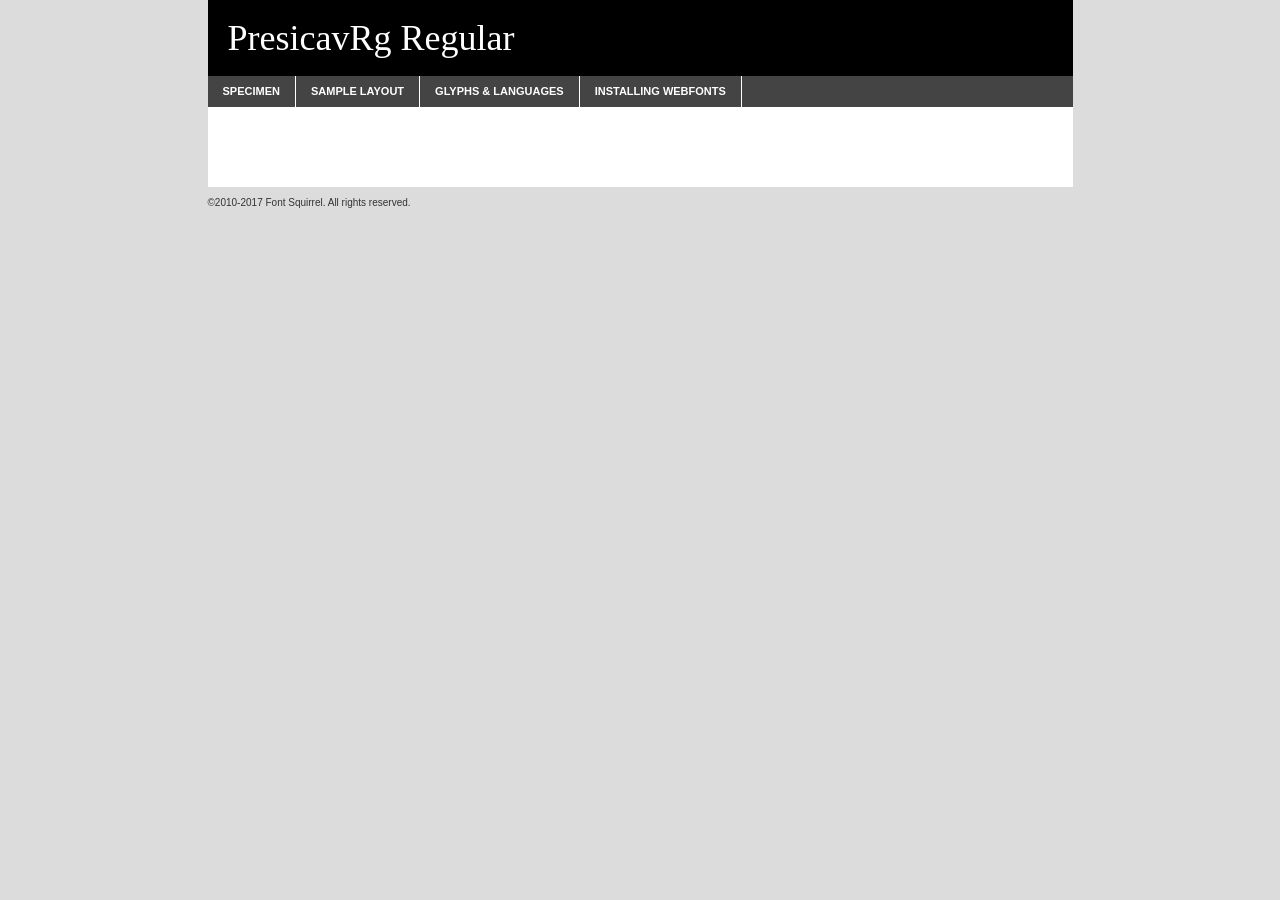
<file: pr/presicavrg-regular-demo.html>
<!DOCTYPE html PUBLIC "-//W3C//DTD XHTML 1.0 Transitional//EN"
        "http://www.w3.org/TR/xhtml1/DTD/xhtml1-transitional.dtd">

<html xmlns="http://www.w3.org/1999/xhtml" xml:lang="en" lang="en">
<head>
    <meta http-equiv="Content-Type" content="text/html; charset=utf-8"/>
    <script src="http://ajax.googleapis.com/ajax/libs/jquery/1.7.2/jquery.min.js" type="text/javascript" charset="utf-8"></script>
    <script type="text/javascript">
		(function($) {
			$.fn.easyTabs = function(option) {
				var param = jQuery.extend({ fadeSpeed: 'fast', defaultContent: 1, activeClass: 'active' }, option);
				$(this).each(function() {
					var thisId = '#' + this.id;
					if ( param.defaultContent == '' )
					{
						param.defaultContent = 1;
					}
					if ( typeof param.defaultContent == 'number' )
					{
						var defaultTab = $(thisId + ' .tabs li:eq(' + (param.defaultContent - 1) + ') a').attr('href').substr(1);
					}
					else
					{
						var defaultTab = param.defaultContent;
					}
					$(thisId + ' .tabs li a').each(function() {
						var tabToHide = $(this).attr('href').substr(1);
						$('#' + tabToHide).addClass('easytabs-tab-content');
					});
					hideAll();
					changeContent(defaultTab);

					function hideAll() {$(thisId + ' .easytabs-tab-content').hide();}

					function changeContent(tabId)
					{
						hideAll();
						$(thisId + ' .tabs li').removeClass(param.activeClass);
						$(thisId + ' .tabs li a[href=#' + tabId + ']').closest('li').addClass(param.activeClass);
						if ( param.fadeSpeed != 'none' )
						{
							$(thisId + ' #' + tabId).fadeIn(param.fadeSpeed);
						}
						else
						{
							$(thisId + ' #' + tabId).show();
						}
					}

					$(thisId + ' .tabs li').click(function() {
						var tabId = $(this).find('a').attr('href').substr(1);
						changeContent(tabId);
						return false;
					});
				});
			}
		})(jQuery);
    </script>
    <link rel="stylesheet" href="specimen_files/specimen_stylesheet.css" type="text/css" charset="utf-8"/>
    <link rel="stylesheet" href="stylesheet.css" type="text/css" charset="utf-8"/>

    <style type="text/css">
        		body {
			font-family: 'presicavrgregular';
        		}

            </style>

    <title>PresicavRg Regular Specimen</title>


    <script type="text/javascript" charset="utf-8">
		$(document).ready(function() {
			$('#container').easyTabs({ defaultContent: 1 });
		});
    </script>
</head>

<body>
<div id="container">
    <div id="header">
		PresicavRg Regular    </div>
    <ul class="tabs">
        <li><a href="#specimen">Specimen</a></li>
        <li><a href="#layout">Sample Layout</a></li>
                <li><a href="#glyphs">Glyphs &amp; Languages</a></li>
        <li><a href="#installing">Installing Webfonts</a></li>

    </ul>

    <div id="main_content">


        <div id="specimen">

            <div class="section">
                <div class="grid12 firstcol">
                    <div class="huge">AaBb</div>
                </div>
            </div>

            <div class="section">
                <div class="glyph_range">A&#x200B;B&#x200b;C&#x200b;D&#x200b;E&#x200b;F&#x200b;G&#x200b;H&#x200b;I&#x200b;J&#x200b;K&#x200b;L&#x200b;M&#x200b;N&#x200b;O&#x200b;P&#x200b;Q&#x200b;R&#x200b;S&#x200b;T&#x200b;U&#x200b;V&#x200b;W&#x200b;X&#x200b;Y&#x200b;Z&#x200b;a&#x200b;b&#x200b;c&#x200b;d&#x200b;e&#x200b;f&#x200b;g&#x200b;h&#x200b;i&#x200b;j&#x200b;k&#x200b;l&#x200b;m&#x200b;n&#x200b;o&#x200b;p&#x200b;q&#x200b;r&#x200b;s&#x200b;t&#x200b;u&#x200b;v&#x200b;w&#x200b;x&#x200b;y&#x200b;z&#x200b;1&#x200b;2&#x200b;3&#x200b;4&#x200b;5&#x200b;6&#x200b;7&#x200b;8&#x200b;9&#x200b;0&#x200b;&amp;&#x200b;.&#x200b;,&#x200b;?&#x200b;!&#x200b;&#64;&#x200b;(&#x200b;)&#x200b;#&#x200b;$&#x200b;%&#x200b;*&#x200b;+&#x200b;-&#x200b;=&#x200b;:&#x200b;;</div>
            </div>
            <div class="section">
                <div class="grid12 firstcol">
                    <table class="sample_table">
                        <tr>
                            <td>10</td>
                            <td class="size10">abcdefghijklmnopqrstuvwxyzABCDEFGHIJKLMNOPQRSTUVWXYZ0123456789abcdefghijklmnopqrstuvwxyzABCDEFGHIJKLMNOPQRSTUVWXYZ0123456789abcdefghijklmnopqrstuvwxyzABCDEFGHIJKLMNOPQRSTUVWXYZ</td>
                        </tr>
                        <tr>
                            <td>11</td>
                            <td class="size11">abcdefghijklmnopqrstuvwxyzABCDEFGHIJKLMNOPQRSTUVWXYZ0123456789abcdefghijklmnopqrstuvwxyzABCDEFGHIJKLMNOPQRSTUVWXYZ0123456789abcdefghijklmnopqrstuvwxyzABCDEFGHIJKLMNOPQRSTUVWXYZ</td>
                        </tr>
                        <tr>
                            <td>12</td>
                            <td class="size12">abcdefghijklmnopqrstuvwxyzABCDEFGHIJKLMNOPQRSTUVWXYZ0123456789abcdefghijklmnopqrstuvwxyzABCDEFGHIJKLMNOPQRSTUVWXYZ0123456789abcdefghijklmnopqrstuvwxyzABCDEFGHIJKLMNOPQRSTUVWXYZ</td>
                        </tr>
                        <tr>
                            <td>13</td>
                            <td class="size13">abcdefghijklmnopqrstuvwxyzABCDEFGHIJKLMNOPQRSTUVWXYZ0123456789abcdefghijklmnopqrstuvwxyzABCDEFGHIJKLMNOPQRSTUVWXYZ0123456789abcdefghijklmnopqrstuvwxyzABCDEFGHIJKLMNOPQRSTUVWXYZ</td>
                        </tr>
                        <tr>
                            <td>14</td>
                            <td class="size14">abcdefghijklmnopqrstuvwxyzABCDEFGHIJKLMNOPQRSTUVWXYZ0123456789abcdefghijklmnopqrstuvwxyzABCDEFGHIJKLMNOPQRSTUVWXYZ0123456789abcdefghijklmnopqrstuvwxyzABCDEFGHIJKLMNOPQRSTUVWXYZ</td>
                        </tr>
                        <tr>
                            <td>16</td>
                            <td class="size16">abcdefghijklmnopqrstuvwxyzABCDEFGHIJKLMNOPQRSTUVWXYZ0123456789abcdefghijklmnopqrstuvwxyzABCDEFGHIJKLMNOPQRSTUVWXYZ</td>
                        </tr>
                        <tr>
                            <td>18</td>
                            <td class="size18">abcdefghijklmnopqrstuvwxyzABCDEFGHIJKLMNOPQRSTUVWXYZ0123456789abcdefghijklmnopqrstuvwxyzABCDEFGHIJKLMNOPQRSTUVWXYZ</td>
                        </tr>
                        <tr>
                            <td>20</td>
                            <td class="size20">abcdefghijklmnopqrstuvwxyzABCDEFGHIJKLMNOPQRSTUVWXYZ0123456789abcdefghijklmnopqrstuvwxyzABCDEFGHIJKLMNOPQRSTUVWXYZ</td>
                        </tr>
                        <tr>
                            <td>24</td>
                            <td class="size24">abcdefghijklmnopqrstuvwxyzABCDEFGHIJKLMNOPQRSTUVWXYZ0123456789abcdefghijklmnopqrstuvwxyzABCDEFGHIJKLMNOPQRSTUVWXYZ</td>
                        </tr>
                        <tr>
                            <td>30</td>
                            <td class="size30">abcdefghijklmnopqrstuvwxyzABCDEFGHIJKLMNOPQRSTUVWXYZ0123456789abcdefghijklmnopqrstuvwxyzABCDEFGHIJKLMNOPQRSTUVWXYZ</td>
                        </tr>
                        <tr>
                            <td>36</td>
                            <td class="size36">abcdefghijklmnopqrstuvwxyzABCDEFGHIJKLMNOPQRSTUVWXYZ0123456789abcdefghijklmnopqrstuvwxyzABCDEFGHIJKLMNOPQRSTUVWXYZ</td>
                        </tr>
                        <tr>
                            <td>48</td>
                            <td class="size48">abcdefghijklmnopqrstuvwxyzABCDEFGHIJKLMNOPQRSTUVWXYZ0123456789abcdefghijklmnopqrstuvwxyzABCDEFGHIJKLMNOPQRSTUVWXYZ</td>
                        </tr>
                        <tr>
                            <td>60</td>
                            <td class="size60">abcdefghijklmnopqrstuvwxyzABCDEFGHIJKLMNOPQRSTUVWXYZ0123456789abcdefghijklmnopqrstuvwxyzABCDEFGHIJKLMNOPQRSTUVWXYZ</td>
                        </tr>
                        <tr>
                            <td>72</td>
                            <td class="size72">abcdefghijklmnopqrstuvwxyzABCDEFGHIJKLMNOPQRSTUVWXYZ0123456789abcdefghijklmnopqrstuvwxyzABCDEFGHIJKLMNOPQRSTUVWXYZ</td>
                        </tr>
                        <tr>
                            <td>90</td>
                            <td class="size90">abcdefghijklmnopqrstuvwxyzABCDEFGHIJKLMNOPQRSTUVWXYZ0123456789abcdefghijklmnopqrstuvwxyzABCDEFGHIJKLMNOPQRSTUVWXYZ</td>
                        </tr>
                    </table>

                </div>

            </div>


            <div class="section" id="bodycomparison">


                <div id="xheight">
                    <div class="fontbody">&#x25FC;&#x25FC;&#x25FC;&#x25FC;&#x25FC;&#x25FC;&#x25FC;&#x25FC;&#x25FC;&#x25FC;&#x25FC;&#x25FC;&#x25FC;&#x25FC;&#x25FC;&#x25FC;&#x25FC;&#x25FC;&#x25FC;&#x25FC;&#x25FC;&#x25FC;&#x25FC;&#x25FC;&#x25FC;&#x25FC;&#x25FC;&#x25FC;&#x25FC;&#x25FC;&#x25FC;&#x25FC;&#x25FC;&#x25FC;&#x25FC;&#x25FC;&#x25FC;&#x25FC;&#x25FC;&#x25FC;&#x25FC;&#x25FC;&#x25FC;&#x25FC;&#x25FC;&#x25FC;&#x25FC;&#x25FC;&#x25FC;&#x25FC;&#x25FC;&#x25FC;&#x25FC;&#x25FC;&#x25FC;&#x25FC;&#x25FC;&#x25FC;&#x25FC;&#x25FC;&#x25FC;&#x25FC;&#x25FC;&#x25FC;&#x25FC;&#x25FC;&#x25FC;&#x25FC;&#x25FC;&#x25FC;&#x25FC;&#x25FC;&#x25FC;&#x25FC;&#x25FC;&#x25FC;&#x25FC;&#x25FC;&#x25FC;&#x25FC;&#x25FC;&#x25FC;&#x25FC;&#x25FC;&#x25FC;&#x25FC;&#x25FC;&#x25FC;&#x25FC;&#x25FC;&#x25FC;&#x25FC;&#x25FC;&#x25FC;&#x25FC;&#x25FC;&#x25FC;&#x25FC;&#x25FC;body</div>
                    <div class="arialbody">body</div>
                    <div class="verdanabody">body</div>
                    <div class="georgiabody">body</div>
                </div>
                <div class="fontbody" style="z-index:1">
                    body<span>PresicavRg Regular</span>
                </div>
                <div class="arialbody" style="z-index:1">
                    body<span>Arial</span>
                </div>
                <div class="verdanabody" style="z-index:1">
                    body<span>Verdana</span>
                </div>
                <div class="georgiabody" style="z-index:1">
                    body<span>Georgia</span>
                </div>


            </div>


            <div class="section psample psample_row1" id="">

                <div class="grid2 firstcol">
                    <p class="size10"><span>10.</span>Aenean lacinia bibendum nulla sed consectetur. Fusce dapibus, tellus ac cursus commodo, tortor mauris condimentum nibh, ut fermentum massa justo sit amet risus. Nullam id dolor id nibh ultricies vehicula ut id elit. Cum sociis natoque penatibus et magnis dis parturient montes, nascetur ridiculus mus. Nulla vitae elit libero, a pharetra augue.</p>

                </div>
                <div class="grid3">
                    <p class="size11"><span>11.</span>Aenean lacinia bibendum nulla sed consectetur. Fusce dapibus, tellus ac cursus commodo, tortor mauris condimentum nibh, ut fermentum massa justo sit amet risus. Nullam id dolor id nibh ultricies vehicula ut id elit. Cum sociis natoque penatibus et magnis dis parturient montes, nascetur ridiculus mus. Nulla vitae elit libero, a pharetra augue.</p>

                </div>
                <div class="grid3">
                    <p class="size12"><span>12.</span>Aenean lacinia bibendum nulla sed consectetur. Fusce dapibus, tellus ac cursus commodo, tortor mauris condimentum nibh, ut fermentum massa justo sit amet risus. Nullam id dolor id nibh ultricies vehicula ut id elit. Cum sociis natoque penatibus et magnis dis parturient montes, nascetur ridiculus mus. Nulla vitae elit libero, a pharetra augue.</p>

                </div>
                <div class="grid4">
                    <p class="size13"><span>13.</span>Aenean lacinia bibendum nulla sed consectetur. Fusce dapibus, tellus ac cursus commodo, tortor mauris condimentum nibh, ut fermentum massa justo sit amet risus. Nullam id dolor id nibh ultricies vehicula ut id elit. Cum sociis natoque penatibus et magnis dis parturient montes, nascetur ridiculus mus. Nulla vitae elit libero, a pharetra augue.</p>

                </div>
                <div class="white_blend"></div>

            </div>
            <div class="section psample psample_row2" id="">
                <div class="grid3 firstcol">
                    <p class="size14"><span>14.</span>Aenean lacinia bibendum nulla sed consectetur. Fusce dapibus, tellus ac cursus commodo, tortor mauris condimentum nibh, ut fermentum massa justo sit amet risus. Nullam id dolor id nibh ultricies vehicula ut id elit. Cum sociis natoque penatibus et magnis dis parturient montes, nascetur ridiculus mus. Nulla vitae elit libero, a pharetra augue.</p>

                </div>
                <div class="grid4">
                    <p class="size16"><span>16.</span>Aenean lacinia bibendum nulla sed consectetur. Fusce dapibus, tellus ac cursus commodo, tortor mauris condimentum nibh, ut fermentum massa justo sit amet risus. Nullam id dolor id nibh ultricies vehicula ut id elit. Cum sociis natoque penatibus et magnis dis parturient montes, nascetur ridiculus mus. Nulla vitae elit libero, a pharetra augue.</p>

                </div>
                <div class="grid5">
                    <p class="size18"><span>18.</span>Aenean lacinia bibendum nulla sed consectetur. Fusce dapibus, tellus ac cursus commodo, tortor mauris condimentum nibh, ut fermentum massa justo sit amet risus. Nullam id dolor id nibh ultricies vehicula ut id elit. Cum sociis natoque penatibus et magnis dis parturient montes, nascetur ridiculus mus. Nulla vitae elit libero, a pharetra augue.</p>

                </div>

                <div class="white_blend"></div>

            </div>

            <div class="section psample psample_row3" id="">
                <div class="grid5 firstcol">
                    <p class="size20"><span>20.</span>Aenean lacinia bibendum nulla sed consectetur. Fusce dapibus, tellus ac cursus commodo, tortor mauris condimentum nibh, ut fermentum massa justo sit amet risus. Nullam id dolor id nibh ultricies vehicula ut id elit. Cum sociis natoque penatibus et magnis dis parturient montes, nascetur ridiculus mus. Nulla vitae elit libero, a pharetra augue.</p>
                </div>
                <div class="grid7">
                    <p class="size24"><span>24.</span>Aenean lacinia bibendum nulla sed consectetur. Fusce dapibus, tellus ac cursus commodo, tortor mauris condimentum nibh, ut fermentum massa justo sit amet risus. Nullam id dolor id nibh ultricies vehicula ut id elit. Cum sociis natoque penatibus et magnis dis parturient montes, nascetur ridiculus mus. Nulla vitae elit libero, a pharetra augue.</p>
                </div>

                <div class="white_blend"></div>

            </div>

            <div class="section psample psample_row4" id="">
                <div class="grid12 firstcol">
                    <p class="size30"><span>30.</span>Aenean lacinia bibendum nulla sed consectetur. Fusce dapibus, tellus ac cursus commodo, tortor mauris condimentum nibh, ut fermentum massa justo sit amet risus. Nullam id dolor id nibh ultricies vehicula ut id elit. Cum sociis natoque penatibus et magnis dis parturient montes, nascetur ridiculus mus. Nulla vitae elit libero, a pharetra augue.</p>
                </div>
                <div class="white_blend"></div>

            </div>


            <div class="section psample psample_row1 fullreverse">
                <div class="grid2 firstcol">
                    <p class="size10"><span>10.</span>Aenean lacinia bibendum nulla sed consectetur. Fusce dapibus, tellus ac cursus commodo, tortor mauris condimentum nibh, ut fermentum massa justo sit amet risus. Nullam id dolor id nibh ultricies vehicula ut id elit. Cum sociis natoque penatibus et magnis dis parturient montes, nascetur ridiculus mus. Nulla vitae elit libero, a pharetra augue.</p>

                </div>
                <div class="grid3">
                    <p class="size11"><span>11.</span>Aenean lacinia bibendum nulla sed consectetur. Fusce dapibus, tellus ac cursus commodo, tortor mauris condimentum nibh, ut fermentum massa justo sit amet risus. Nullam id dolor id nibh ultricies vehicula ut id elit. Cum sociis natoque penatibus et magnis dis parturient montes, nascetur ridiculus mus. Nulla vitae elit libero, a pharetra augue.</p>

                </div>
                <div class="grid3">
                    <p class="size12"><span>12.</span>Aenean lacinia bibendum nulla sed consectetur. Fusce dapibus, tellus ac cursus commodo, tortor mauris condimentum nibh, ut fermentum massa justo sit amet risus. Nullam id dolor id nibh ultricies vehicula ut id elit. Cum sociis natoque penatibus et magnis dis parturient montes, nascetur ridiculus mus. Nulla vitae elit libero, a pharetra augue.</p>

                </div>
                <div class="grid4">
                    <p class="size13"><span>13.</span>Aenean lacinia bibendum nulla sed consectetur. Fusce dapibus, tellus ac cursus commodo, tortor mauris condimentum nibh, ut fermentum massa justo sit amet risus. Nullam id dolor id nibh ultricies vehicula ut id elit. Cum sociis natoque penatibus et magnis dis parturient montes, nascetur ridiculus mus. Nulla vitae elit libero, a pharetra augue.</p>

                </div>
                <div class="black_blend"></div>

            </div>

            <div class="section psample psample_row2 fullreverse">
                <div class="grid3 firstcol">
                    <p class="size14"><span>14.</span>Aenean lacinia bibendum nulla sed consectetur. Fusce dapibus, tellus ac cursus commodo, tortor mauris condimentum nibh, ut fermentum massa justo sit amet risus. Nullam id dolor id nibh ultricies vehicula ut id elit. Cum sociis natoque penatibus et magnis dis parturient montes, nascetur ridiculus mus. Nulla vitae elit libero, a pharetra augue.</p>

                </div>
                <div class="grid4">
                    <p class="size16"><span>16.</span>Aenean lacinia bibendum nulla sed consectetur. Fusce dapibus, tellus ac cursus commodo, tortor mauris condimentum nibh, ut fermentum massa justo sit amet risus. Nullam id dolor id nibh ultricies vehicula ut id elit. Cum sociis natoque penatibus et magnis dis parturient montes, nascetur ridiculus mus. Nulla vitae elit libero, a pharetra augue.</p>

                </div>
                <div class="grid5">
                    <p class="size18"><span>18.</span>Aenean lacinia bibendum nulla sed consectetur. Fusce dapibus, tellus ac cursus commodo, tortor mauris condimentum nibh, ut fermentum massa justo sit amet risus. Nullam id dolor id nibh ultricies vehicula ut id elit. Cum sociis natoque penatibus et magnis dis parturient montes, nascetur ridiculus mus. Nulla vitae elit libero, a pharetra augue.</p>

                </div>
                <div class="black_blend"></div>

            </div>

            <div class="section psample fullreverse psample_row3" id="">
                <div class="grid5 firstcol">
                    <p class="size20"><span>20.</span>Aenean lacinia bibendum nulla sed consectetur. Fusce dapibus, tellus ac cursus commodo, tortor mauris condimentum nibh, ut fermentum massa justo sit amet risus. Nullam id dolor id nibh ultricies vehicula ut id elit. Cum sociis natoque penatibus et magnis dis parturient montes, nascetur ridiculus mus. Nulla vitae elit libero, a pharetra augue.</p>
                </div>
                <div class="grid7">
                    <p class="size24"><span>24.</span>Aenean lacinia bibendum nulla sed consectetur. Fusce dapibus, tellus ac cursus commodo, tortor mauris condimentum nibh, ut fermentum massa justo sit amet risus. Nullam id dolor id nibh ultricies vehicula ut id elit. Cum sociis natoque penatibus et magnis dis parturient montes, nascetur ridiculus mus. Nulla vitae elit libero, a pharetra augue.</p>
                </div>

                <div class="black_blend"></div>

            </div>

            <div class="section psample fullreverse psample_row4" id="" style="border-bottom: 20px #000 solid;">
                <div class="grid12 firstcol">
                    <p class="size30"><span>30.</span>Aenean lacinia bibendum nulla sed consectetur. Fusce dapibus, tellus ac cursus commodo, tortor mauris condimentum nibh, ut fermentum massa justo sit amet risus. Nullam id dolor id nibh ultricies vehicula ut id elit. Cum sociis natoque penatibus et magnis dis parturient montes, nascetur ridiculus mus. Nulla vitae elit libero, a pharetra augue.</p>
                </div>
                <div class="black_blend"></div>

            </div>


        </div>

        <div id="layout">

            <div class="section">

                <div class="grid12 firstcol">
                    <h1>Lorem Ipsum Dolor</h1>
                    <h2>Etiam porta sem malesuada magna mollis euismod</h2>

                    <p class="byline">By <a href="#link">Aenean Lacinia</a></p>
                </div>
            </div>
            <div class="section">
                <div class="grid8 firstcol">
                    <p class="large">Donec sed odio dui. Morbi leo risus, porta ac consectetur ac, vestibulum at eros. Fusce dapibus, tellus ac cursus commodo, tortor mauris condimentum nibh, ut fermentum massa justo sit amet risus. </p>


                    <h3>Pellentesque ornare sem</h3>

                    <p>Maecenas sed diam eget risus varius blandit sit amet non magna. Maecenas faucibus mollis interdum. Donec ullamcorper nulla non metus auctor fringilla. Nullam id dolor id nibh ultricies vehicula ut id elit. Nullam id dolor id nibh ultricies vehicula ut id elit. </p>

                    <p>Aenean eu leo quam. Pellentesque ornare sem lacinia quam venenatis vestibulum. Lorem ipsum dolor sit amet, consectetur adipiscing elit. Cum sociis natoque penatibus et magnis dis parturient montes, nascetur ridiculus mus. </p>

                    <p>Nulla vitae elit libero, a pharetra augue. Praesent commodo cursus magna, vel scelerisque nisl consectetur et. Aenean lacinia bibendum nulla sed consectetur. </p>

                    <p>Nullam quis risus eget urna mollis ornare vel eu leo. Nullam quis risus eget urna mollis ornare vel eu leo. Maecenas sed diam eget risus varius blandit sit amet non magna. Donec ullamcorper nulla non metus auctor fringilla. </p>

                    <h3>Cras mattis consectetur</h3>

                    <p>Aenean eu leo quam. Pellentesque ornare sem lacinia quam venenatis vestibulum. Aenean lacinia bibendum nulla sed consectetur. Integer posuere erat a ante venenatis dapibus posuere velit aliquet. Cras mattis consectetur purus sit amet fermentum. </p>

                    <p>Nullam id dolor id nibh ultricies vehicula ut id elit. Nullam quis risus eget urna mollis ornare vel eu leo. Cras mattis consectetur purus sit amet fermentum.</p>
                </div>

                <div class="grid4 sidebar">

                    <div class="box reverse">
                        <p class="last">Nullam quis risus eget urna mollis ornare vel eu leo. Donec ullamcorper nulla non metus auctor fringilla. Cras mattis consectetur purus sit amet fermentum. Sed posuere consectetur est at lobortis. Lorem ipsum dolor sit amet, consectetur adipiscing elit. </p>
                    </div>

                    <p class="caption">Maecenas sed diam eget risus varius.</p>

                    <p>Vestibulum id ligula porta felis euismod semper. Integer posuere erat a ante venenatis dapibus posuere velit aliquet. Vestibulum id ligula porta felis euismod semper. Sed posuere consectetur est at lobortis. Maecenas sed diam eget risus varius blandit sit amet non magna. Fusce dapibus, tellus ac cursus commodo, tortor mauris condimentum nibh, ut fermentum massa justo sit amet risus. </p>


                    <p>Duis mollis, est non commodo luctus, nisi erat porttitor ligula, eget lacinia odio sem nec elit. Aenean lacinia bibendum nulla sed consectetur. Vivamus sagittis lacus vel augue laoreet rutrum faucibus dolor auctor. Aenean lacinia bibendum nulla sed consectetur. Nullam quis risus eget urna mollis ornare vel eu leo. </p>

                    <p>Praesent commodo cursus magna, vel scelerisque nisl consectetur et. Donec ullamcorper nulla non metus auctor fringilla. Maecenas faucibus mollis interdum. Fusce dapibus, tellus ac cursus commodo, tortor mauris condimentum nibh, ut fermentum massa justo sit amet risus. </p>

                </div>
            </div>

        </div>


		

        <div id="glyphs">
            <div class="section">
                <div class="grid12 firstcol">

                    <h1>Language Support</h1>
                    <p>The subset of PresicavRg Regular in this kit supports the following languages:<br/>

						Albanian, Basque, Breton, Chamorro, Danish, English, Faroese, Finnish, Frisian, Galician, German, Icelandic, Italian, Malagasy, Norwegian, Portuguese, Spanish, Alsatian, Aragonese, Arapaho, Arrernte, Asturian, Aymara, Bislama, Cebuano, Corsican, Fijian, French_creole, Genoese, Gilbertese, Greenlandic, Haitian_creole, Hiligaynon, Hmong, Hopi, Ibanag, Iloko_ilokano, Indonesian, Interglossa_glosa, Interlingua, Irish_gaelic, Jerriais, Lojban, Lombard, Luxembourgeois, Manx, Mohawk, Norfolk_pitcairnese, Occitan, Oromo, Pangasinan, Papiamento, Piedmontese, Potawatomi, Rhaeto-romance, Romansh, Rotokas, Sami_lule, Sardinian, Scots_gaelic, Seychelles_creole, Shona, Sicilian, Somali, Southern_ndebele, Swahili, Swati_swazi, Tagalog_filipino_pilipino, Tetum, Tok_pisin, Uyghur_latinized, Volapuk, Walloon, Warlpiri, Xhosa, Yapese, Zulu, Latinbasic, Ubasic, Demo                    </p>
                    <h1>Glyph Chart</h1>
                    <p>The subset of PresicavRg Regular in this kit includes all the glyphs listed below. Unicode entities are included above each glyph to help you insert individual characters into your layout.</p>
                    <div id="glyph_chart">

						                            							                                <div><p>&amp;#13;</p>&#13;</div>
																				                                <div><p>&amp;#32;</p>&#32;</div>
																				                                <div><p>&amp;#33;</p>&#33;</div>
																				                                <div><p>&amp;#34;</p>&#34;</div>
																				                                <div><p>&amp;#35;</p>&#35;</div>
																				                                <div><p>&amp;#36;</p>&#36;</div>
																				                                <div><p>&amp;#37;</p>&#37;</div>
																				                                <div><p>&amp;#38;</p>&#38;</div>
																				                                <div><p>&amp;#39;</p>&#39;</div>
																				                                <div><p>&amp;#40;</p>&#40;</div>
																				                                <div><p>&amp;#41;</p>&#41;</div>
																				                                <div><p>&amp;#42;</p>&#42;</div>
																				                                <div><p>&amp;#43;</p>&#43;</div>
																				                                <div><p>&amp;#44;</p>&#44;</div>
																				                                <div><p>&amp;#45;</p>&#45;</div>
																				                                <div><p>&amp;#46;</p>&#46;</div>
																				                                <div><p>&amp;#47;</p>&#47;</div>
																				                                <div><p>&amp;#48;</p>&#48;</div>
																				                                <div><p>&amp;#49;</p>&#49;</div>
																				                                <div><p>&amp;#50;</p>&#50;</div>
																				                                <div><p>&amp;#51;</p>&#51;</div>
																				                                <div><p>&amp;#52;</p>&#52;</div>
																				                                <div><p>&amp;#53;</p>&#53;</div>
																				                                <div><p>&amp;#54;</p>&#54;</div>
																				                                <div><p>&amp;#55;</p>&#55;</div>
																				                                <div><p>&amp;#56;</p>&#56;</div>
																				                                <div><p>&amp;#57;</p>&#57;</div>
																				                                <div><p>&amp;#58;</p>&#58;</div>
																				                                <div><p>&amp;#59;</p>&#59;</div>
																				                                <div><p>&amp;#60;</p>&#60;</div>
																				                                <div><p>&amp;#61;</p>&#61;</div>
																				                                <div><p>&amp;#62;</p>&#62;</div>
																				                                <div><p>&amp;#63;</p>&#63;</div>
																				                                <div><p>&amp;#64;</p>&#64;</div>
																				                                <div><p>&amp;#65;</p>&#65;</div>
																				                                <div><p>&amp;#66;</p>&#66;</div>
																				                                <div><p>&amp;#67;</p>&#67;</div>
																				                                <div><p>&amp;#68;</p>&#68;</div>
																				                                <div><p>&amp;#69;</p>&#69;</div>
																				                                <div><p>&amp;#70;</p>&#70;</div>
																				                                <div><p>&amp;#71;</p>&#71;</div>
																				                                <div><p>&amp;#72;</p>&#72;</div>
																				                                <div><p>&amp;#73;</p>&#73;</div>
																				                                <div><p>&amp;#74;</p>&#74;</div>
																				                                <div><p>&amp;#75;</p>&#75;</div>
																				                                <div><p>&amp;#76;</p>&#76;</div>
																				                                <div><p>&amp;#77;</p>&#77;</div>
																				                                <div><p>&amp;#78;</p>&#78;</div>
																				                                <div><p>&amp;#79;</p>&#79;</div>
																				                                <div><p>&amp;#80;</p>&#80;</div>
																				                                <div><p>&amp;#81;</p>&#81;</div>
																				                                <div><p>&amp;#82;</p>&#82;</div>
																				                                <div><p>&amp;#83;</p>&#83;</div>
																				                                <div><p>&amp;#84;</p>&#84;</div>
																				                                <div><p>&amp;#85;</p>&#85;</div>
																				                                <div><p>&amp;#86;</p>&#86;</div>
																				                                <div><p>&amp;#87;</p>&#87;</div>
																				                                <div><p>&amp;#88;</p>&#88;</div>
																				                                <div><p>&amp;#89;</p>&#89;</div>
																				                                <div><p>&amp;#90;</p>&#90;</div>
																				                                <div><p>&amp;#91;</p>&#91;</div>
																				                                <div><p>&amp;#92;</p>&#92;</div>
																				                                <div><p>&amp;#93;</p>&#93;</div>
																				                                <div><p>&amp;#94;</p>&#94;</div>
																				                                <div><p>&amp;#95;</p>&#95;</div>
																				                                <div><p>&amp;#96;</p>&#96;</div>
																				                                <div><p>&amp;#97;</p>&#97;</div>
																				                                <div><p>&amp;#98;</p>&#98;</div>
																				                                <div><p>&amp;#99;</p>&#99;</div>
																				                                <div><p>&amp;#100;</p>&#100;</div>
																				                                <div><p>&amp;#101;</p>&#101;</div>
																				                                <div><p>&amp;#102;</p>&#102;</div>
																				                                <div><p>&amp;#103;</p>&#103;</div>
																				                                <div><p>&amp;#104;</p>&#104;</div>
																				                                <div><p>&amp;#105;</p>&#105;</div>
																				                                <div><p>&amp;#106;</p>&#106;</div>
																				                                <div><p>&amp;#107;</p>&#107;</div>
																				                                <div><p>&amp;#108;</p>&#108;</div>
																				                                <div><p>&amp;#109;</p>&#109;</div>
																				                                <div><p>&amp;#110;</p>&#110;</div>
																				                                <div><p>&amp;#111;</p>&#111;</div>
																				                                <div><p>&amp;#112;</p>&#112;</div>
																				                                <div><p>&amp;#113;</p>&#113;</div>
																				                                <div><p>&amp;#114;</p>&#114;</div>
																				                                <div><p>&amp;#115;</p>&#115;</div>
																				                                <div><p>&amp;#116;</p>&#116;</div>
																				                                <div><p>&amp;#117;</p>&#117;</div>
																				                                <div><p>&amp;#118;</p>&#118;</div>
																				                                <div><p>&amp;#119;</p>&#119;</div>
																				                                <div><p>&amp;#120;</p>&#120;</div>
																				                                <div><p>&amp;#121;</p>&#121;</div>
																				                                <div><p>&amp;#122;</p>&#122;</div>
																				                                <div><p>&amp;#123;</p>&#123;</div>
																				                                <div><p>&amp;#124;</p>&#124;</div>
																				                                <div><p>&amp;#125;</p>&#125;</div>
																				                                <div><p>&amp;#126;</p>&#126;</div>
																				                                <div><p>&amp;#160;</p>&#160;</div>
																				                                <div><p>&amp;#161;</p>&#161;</div>
																				                                <div><p>&amp;#162;</p>&#162;</div>
																				                                <div><p>&amp;#163;</p>&#163;</div>
																				                                <div><p>&amp;#165;</p>&#165;</div>
																				                                <div><p>&amp;#166;</p>&#166;</div>
																				                                <div><p>&amp;#167;</p>&#167;</div>
																				                                <div><p>&amp;#168;</p>&#168;</div>
																				                                <div><p>&amp;#169;</p>&#169;</div>
																				                                <div><p>&amp;#170;</p>&#170;</div>
																				                                <div><p>&amp;#171;</p>&#171;</div>
																				                                <div><p>&amp;#173;</p>&#173;</div>
																				                                <div><p>&amp;#174;</p>&#174;</div>
																				                                <div><p>&amp;#175;</p>&#175;</div>
																				                                <div><p>&amp;#176;</p>&#176;</div>
																				                                <div><p>&amp;#177;</p>&#177;</div>
																				                                <div><p>&amp;#178;</p>&#178;</div>
																				                                <div><p>&amp;#179;</p>&#179;</div>
																				                                <div><p>&amp;#180;</p>&#180;</div>
																				                                <div><p>&amp;#182;</p>&#182;</div>
																				                                <div><p>&amp;#183;</p>&#183;</div>
																				                                <div><p>&amp;#184;</p>&#184;</div>
																				                                <div><p>&amp;#185;</p>&#185;</div>
																				                                <div><p>&amp;#186;</p>&#186;</div>
																				                                <div><p>&amp;#187;</p>&#187;</div>
																				                                <div><p>&amp;#188;</p>&#188;</div>
																				                                <div><p>&amp;#189;</p>&#189;</div>
																				                                <div><p>&amp;#190;</p>&#190;</div>
																				                                <div><p>&amp;#191;</p>&#191;</div>
																				                                <div><p>&amp;#192;</p>&#192;</div>
																				                                <div><p>&amp;#193;</p>&#193;</div>
																				                                <div><p>&amp;#194;</p>&#194;</div>
																				                                <div><p>&amp;#195;</p>&#195;</div>
																				                                <div><p>&amp;#196;</p>&#196;</div>
																				                                <div><p>&amp;#197;</p>&#197;</div>
																				                                <div><p>&amp;#198;</p>&#198;</div>
																				                                <div><p>&amp;#199;</p>&#199;</div>
																				                                <div><p>&amp;#200;</p>&#200;</div>
																				                                <div><p>&amp;#201;</p>&#201;</div>
																				                                <div><p>&amp;#202;</p>&#202;</div>
																				                                <div><p>&amp;#203;</p>&#203;</div>
																				                                <div><p>&amp;#204;</p>&#204;</div>
																				                                <div><p>&amp;#205;</p>&#205;</div>
																				                                <div><p>&amp;#206;</p>&#206;</div>
																				                                <div><p>&amp;#207;</p>&#207;</div>
																				                                <div><p>&amp;#208;</p>&#208;</div>
																				                                <div><p>&amp;#209;</p>&#209;</div>
																				                                <div><p>&amp;#210;</p>&#210;</div>
																				                                <div><p>&amp;#211;</p>&#211;</div>
																				                                <div><p>&amp;#212;</p>&#212;</div>
																				                                <div><p>&amp;#213;</p>&#213;</div>
																				                                <div><p>&amp;#214;</p>&#214;</div>
																				                                <div><p>&amp;#215;</p>&#215;</div>
																				                                <div><p>&amp;#216;</p>&#216;</div>
																				                                <div><p>&amp;#217;</p>&#217;</div>
																				                                <div><p>&amp;#218;</p>&#218;</div>
																				                                <div><p>&amp;#219;</p>&#219;</div>
																				                                <div><p>&amp;#220;</p>&#220;</div>
																				                                <div><p>&amp;#221;</p>&#221;</div>
																				                                <div><p>&amp;#222;</p>&#222;</div>
																				                                <div><p>&amp;#223;</p>&#223;</div>
																				                                <div><p>&amp;#224;</p>&#224;</div>
																				                                <div><p>&amp;#225;</p>&#225;</div>
																				                                <div><p>&amp;#226;</p>&#226;</div>
																				                                <div><p>&amp;#227;</p>&#227;</div>
																				                                <div><p>&amp;#228;</p>&#228;</div>
																				                                <div><p>&amp;#229;</p>&#229;</div>
																				                                <div><p>&amp;#230;</p>&#230;</div>
																				                                <div><p>&amp;#231;</p>&#231;</div>
																				                                <div><p>&amp;#232;</p>&#232;</div>
																				                                <div><p>&amp;#233;</p>&#233;</div>
																				                                <div><p>&amp;#234;</p>&#234;</div>
																				                                <div><p>&amp;#235;</p>&#235;</div>
																				                                <div><p>&amp;#236;</p>&#236;</div>
																				                                <div><p>&amp;#237;</p>&#237;</div>
																				                                <div><p>&amp;#238;</p>&#238;</div>
																				                                <div><p>&amp;#239;</p>&#239;</div>
																				                                <div><p>&amp;#240;</p>&#240;</div>
																				                                <div><p>&amp;#241;</p>&#241;</div>
																				                                <div><p>&amp;#242;</p>&#242;</div>
																				                                <div><p>&amp;#243;</p>&#243;</div>
																				                                <div><p>&amp;#244;</p>&#244;</div>
																				                                <div><p>&amp;#245;</p>&#245;</div>
																				                                <div><p>&amp;#246;</p>&#246;</div>
																				                                <div><p>&amp;#247;</p>&#247;</div>
																				                                <div><p>&amp;#248;</p>&#248;</div>
																				                                <div><p>&amp;#249;</p>&#249;</div>
																				                                <div><p>&amp;#250;</p>&#250;</div>
																				                                <div><p>&amp;#251;</p>&#251;</div>
																				                                <div><p>&amp;#252;</p>&#252;</div>
																				                                <div><p>&amp;#253;</p>&#253;</div>
																				                                <div><p>&amp;#254;</p>&#254;</div>
																				                                <div><p>&amp;#255;</p>&#255;</div>
																				                                <div><p>&amp;#710;</p>&#710;</div>
																				                                <div><p>&amp;#732;</p>&#732;</div>
																				                                <div><p>&amp;#8192;</p>&#8192;</div>
																				                                <div><p>&amp;#8193;</p>&#8193;</div>
																				                                <div><p>&amp;#8194;</p>&#8194;</div>
																				                                <div><p>&amp;#8195;</p>&#8195;</div>
																				                                <div><p>&amp;#8196;</p>&#8196;</div>
																				                                <div><p>&amp;#8197;</p>&#8197;</div>
																				                                <div><p>&amp;#8198;</p>&#8198;</div>
																				                                <div><p>&amp;#8199;</p>&#8199;</div>
																				                                <div><p>&amp;#8200;</p>&#8200;</div>
																				                                <div><p>&amp;#8201;</p>&#8201;</div>
																				                                <div><p>&amp;#8202;</p>&#8202;</div>
																				                                <div><p>&amp;#8208;</p>&#8208;</div>
																				                                <div><p>&amp;#8209;</p>&#8209;</div>
																				                                <div><p>&amp;#8210;</p>&#8210;</div>
																				                                <div><p>&amp;#8211;</p>&#8211;</div>
																				                                <div><p>&amp;#8212;</p>&#8212;</div>
																				                                <div><p>&amp;#8216;</p>&#8216;</div>
																				                                <div><p>&amp;#8217;</p>&#8217;</div>
																				                                <div><p>&amp;#8218;</p>&#8218;</div>
																				                                <div><p>&amp;#8220;</p>&#8220;</div>
																				                                <div><p>&amp;#8221;</p>&#8221;</div>
																				                                <div><p>&amp;#8222;</p>&#8222;</div>
																				                                <div><p>&amp;#8239;</p>&#8239;</div>
																				                                <div><p>&amp;#8287;</p>&#8287;</div>
																				                                <div><p>&amp;#9724;</p>&#9724;</div>
																																													                    </div>
                </div>


            </div>
        </div>


        <div id="specs">

        </div>

        <div id="installing">
            <div class="section">
                <div class="grid7 firstcol">
                    <h1>Installing Webfonts</h1>

                    <p>Webfonts are supported by all major browser platforms but not all in the same way. There are currently four different font formats that must be included in order to target all browsers. This includes TTF, WOFF, EOT and SVG.</p>

                    <h2>1. Upload your webfonts</h2>
                    <p>You must upload your webfont kit to your website. They should be in or near the same directory as your CSS files.</p>

                    <h2>2. Include the webfont stylesheet</h2>
                    <p>A special CSS @font-face declaration helps the various browsers select the appropriate font it needs without causing you a bunch of headaches. Learn more about this syntax by reading the <a href="https://www.fontspring.com/blog/further-hardening-of-the-bulletproof-syntax">Fontspring blog post</a> about it. The code for it is as follows:</p>


                    <code>
                        @font-face{
                        font-family: 'MyWebFont';
                        src: url('WebFont.eot');
                        src: url('WebFont.eot?#iefix') format('embedded-opentype'),
                        url('WebFont.woff') format('woff'),
                        url('WebFont.ttf') format('truetype'),
                        url('WebFont.svg#webfont') format('svg');
                        }
                    </code>

                    <p>We've already gone ahead and generated the code for you. All you have to do is link to the stylesheet in your HTML, like this:</p>
                    <code>&lt;link rel=&quot;stylesheet&quot; href=&quot;stylesheet.css&quot; type=&quot;text/css&quot; charset=&quot;utf-8&quot; /&gt;</code>

                    <h2>3. Modify your own stylesheet</h2>
                    <p>To take advantage of your new fonts, you must tell your stylesheet to use them. Look at the original @font-face declaration above and find the property called "font-family." The name linked there will be what you use to reference the font. Prepend that webfont name to the font stack in the "font-family" property, inside the selector you want to change. For example:</p>
                    <code>p { font-family: 'WebFont', Arial, sans-serif; }</code>

                    <h2>4. Test</h2>
                    <p>Getting webfonts to work cross-browser <em>can</em> be tricky. Use the information in the sidebar to help you if you find that fonts aren't loading in a particular browser.</p>
                </div>

                <div class="grid5 sidebar">
                    <div class="box">
                        <h2>Troubleshooting<br/>Font-Face Problems</h2>
                        <p>Having trouble getting your webfonts to load in your new website? Here are some tips to sort out what might be the problem.</p>

                        <h3>Fonts not showing in any browser</h3>

                        <p>This sounds like you need to work on the plumbing. You either did not upload the fonts to the correct directory, or you did not link the fonts properly in the CSS. If you've confirmed that all this is correct and you still have a problem, take a look at your .htaccess file and see if requests are getting intercepted.</p>

                        <h3>Fonts not loading in iPhone or iPad</h3>

                        <p>The most common problem here is that you are serving the fonts from an IIS server. IIS refuses to serve files that have unknown MIME types. If that is the case, you must set the MIME type for SVG to "image/svg+xml" in the server settings. Follow these instructions from Microsoft if you need help.</p>

                        <h3>Fonts not loading in Firefox</h3>

                        <p>The primary reason for this failure? You are still using a version Firefox older than 3.5. So upgrade already! If that isn't it, then you are very likely serving fonts from a different domain. Firefox requires that all font assets be served from the same domain. Lastly it is possible that you need to add WOFF to your list of MIME types (if you are serving via IIS.)</p>

                        <h3>Fonts not loading in IE</h3>

                        <p>Are you looking at Internet Explorer on an actual Windows machine or are you cheating by using a service like Adobe BrowserLab? Many of these screenshot services do not render @font-face for IE. Best to test it on a real machine.</p>

                        <h3>Fonts not loading in IE9</h3>

                        <p>IE9, like Firefox, requires that fonts be served from the same domain as the website. Make sure that is the case.</p>
                    </div>
                </div>
            </div>

        </div>

    </div>
    <div id="footer">
        <p>&copy;2010-2017 Font Squirrel. All rights reserved.</p>
    </div>
</div>
</body>
</html>
</file>
<file: iprg/stylesheet.css>
/* ==========================================================================
   Ipiranga Webfonts — pacote completo (todas as fontes em um arquivo)
   --------------------------------------------------------------------------
   Contém TODAS as fontes hardcoded (sem @import):
     'Ipiranga Titulos'      -> estática, títulos/display   (title/)
     'Ipiranga Textos'       -> estática, corpo/leitura     (text/)
     'Ipiranga Titulos VF'   -> variável, 200–900 + ital    (variable/)
     'Ipiranga Textos VF'    -> variável, 200–900 + ital    (variable/)

   Para carregar só uma família, use os arquivos modulares:
     ipiranga-titulos.css · ipiranga-textos.css · ipiranga-variable.css

   Importar via CDN:
     <link rel="stylesheet" href="https://cdn.jsdelivr.net/gh/vx-comunicacao/fonts@v1.0.0/iprg/stylesheet.css">
   ========================================================================== */


/* =========================================================================
   IPIRANGA TITULOS  (title/)  —  font-family: 'Ipiranga Titulos'
   ========================================================================= */

@font-face {
    font-family: 'Ipiranga Titulos';
    src: url('title/IpirangaTitulos-Thin.woff2') format('woff2'),
         url('title/IpirangaTitulos-Thin.woff') format('woff');
    font-weight: 100;
    font-style: normal;
    font-display: swap;
}
@font-face {
    font-family: 'Ipiranga Titulos';
    src: url('title/IpirangaTitulos-ThinItalic.woff2') format('woff2'),
         url('title/IpirangaTitulos-ThinItalic.woff') format('woff');
    font-weight: 100;
    font-style: italic;
    font-display: swap;
}

@font-face {
    font-family: 'Ipiranga Titulos';
    src: url('title/IpirangaTitulos-Light.woff2') format('woff2'),
         url('title/IpirangaTitulos-Light.woff') format('woff');
    font-weight: 300;
    font-style: normal;
    font-display: swap;
}
@font-face {
    font-family: 'Ipiranga Titulos';
    src: url('title/IpirangaTitulos-LightItalic.woff2') format('woff2'),
         url('title/IpirangaTitulos-LightItalic.woff') format('woff');
    font-weight: 300;
    font-style: italic;
    font-display: swap;
}

@font-face {
    font-family: 'Ipiranga Titulos';
    src: url('title/IpirangaTitulos-Regular.woff2') format('woff2'),
         url('title/IpirangaTitulos-Regular.woff') format('woff');
    font-weight: 400;
    font-style: normal;
    font-display: swap;
}
@font-face {
    font-family: 'Ipiranga Titulos';
    src: url('title/IpirangaTitulos-Italic.woff2') format('woff2'),
         url('title/IpirangaTitulos-Italic.woff') format('woff');
    font-weight: 400;
    font-style: italic;
    font-display: swap;
}

@font-face {
    font-family: 'Ipiranga Titulos';
    src: url('title/IpirangaTitulos-Medium.woff2') format('woff2'),
         url('title/IpirangaTitulos-Medium.woff') format('woff');
    font-weight: 500;
    font-style: normal;
    font-display: swap;
}
@font-face {
    font-family: 'Ipiranga Titulos';
    src: url('title/IpirangaTitulos-MediumItalic.woff2') format('woff2'),
         url('title/IpirangaTitulos-MediumItalic.woff') format('woff');
    font-weight: 500;
    font-style: italic;
    font-display: swap;
}

@font-face {
    font-family: 'Ipiranga Titulos';
    src: url('title/IpirangaTitulos-Bold.woff2') format('woff2'),
         url('title/IpirangaTitulos-Bold.woff') format('woff');
    font-weight: 700;
    font-style: normal;
    font-display: swap;
}
@font-face {
    font-family: 'Ipiranga Titulos';
    src: url('title/IpirangaTitulos-BoldItalic.woff2') format('woff2'),
         url('title/IpirangaTitulos-BoldItalic.woff') format('woff');
    font-weight: 700;
    font-style: italic;
    font-display: swap;
}

@font-face {
    font-family: 'Ipiranga Titulos';
    src: url('title/IpirangaTitulos-ExtraBold.woff2') format('woff2'),
         url('title/IpirangaTitulos-ExtraBold.woff') format('woff');
    font-weight: 800;
    font-style: normal;
    font-display: swap;
}
@font-face {
    font-family: 'Ipiranga Titulos';
    src: url('title/IpirangaTitulos-ExtraBoldItalic.woff2') format('woff2'),
         url('title/IpirangaTitulos-ExtraBoldItalic.woff') format('woff');
    font-weight: 800;
    font-style: italic;
    font-display: swap;
}

@font-face {
    font-family: 'Ipiranga Titulos';
    src: url('title/IpirangaTitulos-Black.woff2') format('woff2'),
         url('title/IpirangaTitulos-Black.woff') format('woff');
    font-weight: 900;
    font-style: normal;
    font-display: swap;
}
@font-face {
    font-family: 'Ipiranga Titulos';
    src: url('title/IpirangaTitulos-BlackItalic.woff2') format('woff2'),
         url('title/IpirangaTitulos-BlackItalic.woff') format('woff');
    font-weight: 900;
    font-style: italic;
    font-display: swap;
}


/* =========================================================================
   IPIRANGA TEXTOS  (text/)  —  font-family: 'Ipiranga Textos'
   ========================================================================= */

@font-face {
    font-family: 'Ipiranga Textos';
    src: url('text/IpirangaTextos-Thin.woff2') format('woff2'),
         url('text/IpirangaTextos-Thin.woff') format('woff');
    font-weight: 100;
    font-style: normal;
    font-display: swap;
}
@font-face {
    font-family: 'Ipiranga Textos';
    src: url('text/IpirangaTextos-ThinItalic.woff2') format('woff2'),
         url('text/IpirangaTextos-ThinItalic.woff') format('woff');
    font-weight: 100;
    font-style: italic;
    font-display: swap;
}

@font-face {
    font-family: 'Ipiranga Textos';
    src: url('text/IpirangaTextos-Light.woff2') format('woff2'),
         url('text/IpirangaTextos-Light.woff') format('woff');
    font-weight: 300;
    font-style: normal;
    font-display: swap;
}
@font-face {
    font-family: 'Ipiranga Textos';
    src: url('text/IpirangaTextos-LightItalic.woff2') format('woff2'),
         url('text/IpirangaTextos-LightItalic.woff') format('woff');
    font-weight: 300;
    font-style: italic;
    font-display: swap;
}

@font-face {
    font-family: 'Ipiranga Textos';
    src: url('text/IpirangaTextos-Regular.woff2') format('woff2'),
         url('text/IpirangaTextos-Regular.woff') format('woff');
    font-weight: 400;
    font-style: normal;
    font-display: swap;
}
@font-face {
    font-family: 'Ipiranga Textos';
    src: url('text/IpirangaTextos-Italic.woff2') format('woff2'),
         url('text/IpirangaTextos-Italic.woff') format('woff');
    font-weight: 400;
    font-style: italic;
    font-display: swap;
}

@font-face {
    font-family: 'Ipiranga Textos';
    src: url('text/IpirangaTextos-Medium.woff2') format('woff2'),
         url('text/IpirangaTextos-Medium.woff') format('woff');
    font-weight: 500;
    font-style: normal;
    font-display: swap;
}
@font-face {
    font-family: 'Ipiranga Textos';
    src: url('text/IpirangaTextos-MediumItalic.woff2') format('woff2'),
         url('text/IpirangaTextos-MediumItalic.woff') format('woff');
    font-weight: 500;
    font-style: italic;
    font-display: swap;
}

@font-face {
    font-family: 'Ipiranga Textos';
    src: url('text/IpirangaTextos-Bold.woff2') format('woff2'),
         url('text/IpirangaTextos-Bold.woff') format('woff');
    font-weight: 700;
    font-style: normal;
    font-display: swap;
}
@font-face {
    font-family: 'Ipiranga Textos';
    src: url('text/IpirangaTextos-BoldItalic.woff2') format('woff2'),
         url('text/IpirangaTextos-BoldItalic.woff') format('woff');
    font-weight: 700;
    font-style: italic;
    font-display: swap;
}

@font-face {
    font-family: 'Ipiranga Textos';
    src: url('text/IpirangaTextos-ExtraBold.woff2') format('woff2'),
         url('text/IpirangaTextos-ExtraBold.woff') format('woff');
    font-weight: 800;
    font-style: normal;
    font-display: swap;
}
@font-face {
    font-family: 'Ipiranga Textos';
    src: url('text/IpirangaTextos-ExtraBoldItalic.woff2') format('woff2'),
         url('text/IpirangaTextos-ExtraBoldItalic.woff') format('woff');
    font-weight: 800;
    font-style: italic;
    font-display: swap;
}

@font-face {
    font-family: 'Ipiranga Textos';
    src: url('text/IpirangaTextos-Black.woff2') format('woff2'),
         url('text/IpirangaTextos-Black.woff') format('woff');
    font-weight: 900;
    font-style: normal;
    font-display: swap;
}
@font-face {
    font-family: 'Ipiranga Textos';
    src: url('text/IpirangaTextos-BlackItalic.woff2') format('woff2'),
         url('text/IpirangaTextos-BlackItalic.woff') format('woff');
    font-weight: 900;
    font-style: italic;
    font-display: swap;
}


/* =========================================================================
   FONTES VARIÁVEIS  (variable/)
   eixo wght: 200–900 · eixo ital: 0–1 (via font-style: italic)
   'Ipiranga Textos VF' · 'Ipiranga Titulos VF'
   ========================================================================= */

@font-face {
    font-family: 'Ipiranga Textos VF';
    src: url('variable/IpirangaVariableTextos.woff2') format('woff2');
    font-weight: 200 900;
    font-style: normal;
    font-display: swap;
}
@font-face {
    font-family: 'Ipiranga Textos VF';
    src: url('variable/IpirangaVariableTextos.woff2') format('woff2');
    font-weight: 200 900;
    font-style: italic;
    font-display: swap;
}

@font-face {
    font-family: 'Ipiranga Titulos VF';
    src: url('variable/IpirangaVariableTitulos.woff2') format('woff2');
    font-weight: 200 900;
    font-style: normal;
    font-display: swap;
}
@font-face {
    font-family: 'Ipiranga Titulos VF';
    src: url('variable/IpirangaVariableTitulos.woff2') format('woff2');
    font-weight: 200 900;
    font-style: italic;
    font-display: swap;
}


/* =========================================================================
   COMO USAR EM OUTROS PROJETOS
   -------------------------------------------------------------------------
   1) IMPORTAR (via jsDelivr, direto do repositório GitHub)

      Tudo de uma vez (este arquivo):
         <link rel="stylesheet" href="https://cdn.jsdelivr.net/gh/vx-comunicacao/fonts@v1.0.0/iprg/stylesheet.css">

      Ou só o que precisar (arquivos modulares):
         <link rel="stylesheet" href="https://cdn.jsdelivr.net/gh/vx-comunicacao/fonts@v1.0.0/iprg/ipiranga-titulos.css">
         <link rel="stylesheet" href="https://cdn.jsdelivr.net/gh/vx-comunicacao/fonts@v1.0.0/iprg/ipiranga-textos.css">
         <link rel="stylesheet" href="https://cdn.jsdelivr.net/gh/vx-comunicacao/fonts@v1.0.0/iprg/ipiranga-variable.css">

   2) APLICAR — ESTÁTICAS
      Cada família usa UM font-family; peso e itálico por
      font-weight / font-style.

         h1, h2, h3 { font-family: 'Ipiranga Titulos', sans-serif; font-weight: 900; }
         body, p    { font-family: 'Ipiranga Textos',  sans-serif; font-weight: 400; }
         em         { font-style: italic; }

      Pesos: 100 Thin · 300 Light · 400 Regular · 500 Medium
             700 Bold · 800 ExtraBold · 900 Black

   3) APLICAR — VARIÁVEIS (eixo de peso contínuo 200–900 + itálico)
         .titulo-fluido {
             font-family: 'Ipiranga Titulos VF', 'Ipiranga Titulos', sans-serif;
             font-weight: 650;            /* qualquer valor entre 200 e 900 */
         }
         .titulo-fluido em { font-style: italic; }   /* ativa o eixo ital */

      Observação de mapeamento na VF: Thin = 200 e Medium = 550
      (na estática ficam 100 e 500).

   4) PERFORMANCE (opcional)
      Pré-carregue os arquivos mais usados no <head>:
         <link rel="preload" as="font" type="font/woff2" crossorigin
               href="https://cdn.jsdelivr.net/gh/vx-comunicacao/fonts@v1.0.0/iprg/text/IpirangaTextos-Regular.woff2">
         <link rel="preload" as="font" type="font/woff2" crossorigin
               href="https://cdn.jsdelivr.net/gh/vx-comunicacao/fonts@v1.0.0/iprg/title/IpirangaTitulos-Black.woff2">

   OBSERVAÇÃO
      Publique a pasta iprg/ inteira (text/, title/, variable/ + os .css)
      na mesma origem/CDN, mantendo a estrutura de subpastas — os caminhos
      são relativos a este arquivo CSS.
   ========================================================================= */
</file>
<file: globotipo-comporativa/stylesheet.css>
@font-face {
    font-family: 'globotipo_corporativa_textos_bold';
    src: url('GlobotipoCorporativaTextos-Bold.eot');
    src: url('GlobotipoCorporativaTextos-Bold.eot?#iefix') format('embedded-opentype'),
        url('GlobotipoCorporativaTextos-Bold.woff2') format('woff2'),
        url('GlobotipoCorporativaTextos-Bold.woff') format('woff'),
        url('GlobotipoCorporativaTextos-Bold.ttf') format('truetype');
    font-weight: bold;
    font-style: normal;
    font-display: swap;
}

@font-face {
    font-family: 'globotipo_corporativa_textos';
    src: url('GlobotipoCorporativaTextos-Regular.eot');
    src: url('GlobotipoCorporativaTextos-Regular.eot?#iefix') format('embedded-opentype'),
        url('GlobotipoCorporativaTextos-Regular.woff2') format('woff2'),
        url('GlobotipoCorporativaTextos-Regular.woff') format('woff'),
        url('GlobotipoCorporativaTextos-Regular.ttf') format('truetype');
    font-weight: normal;
    font-style: normal;
    font-display: swap;
}

@font-face {
    font-family: 'globotipo_corporativa_regular';
    src: url('GlobotipoCorporativa-Regular.eot');
    src: url('GlobotipoCorporativa-Regular.eot?#iefix') format('embedded-opentype'),
        url('GlobotipoCorporativa-Regular.woff2') format('woff2'),
        url('GlobotipoCorporativa-Regular.woff') format('woff'),
        url('GlobotipoCorporativa-Regular.ttf') format('truetype');
    font-weight: normal;
    font-style: normal;
    font-display: swap;
}

@font-face {
    font-family: 'globotipo_corporativa_bold';
    src: url('GlobotipoCorporativa-Bold.eot');
    src: url('GlobotipoCorporativa-Bold.eot?#iefix') format('embedded-opentype'),
        url('GlobotipoCorporativa-Bold.woff2') format('woff2'),
        url('GlobotipoCorporativa-Bold.woff') format('woff'),
        url('GlobotipoCorporativa-Bold.ttf') format('truetype');
    font-weight: bold;
    font-style: normal;
    font-display: swap;
}
</file>
<file: pr/specimen_files/specimen_stylesheet.css>
@import url('grid_12-825-55-15.css');

/*  
	CSS Reset by Eric Meyer - Released under Public Domain
    http://meyerweb.com/eric/tools/css/reset/
*/
html, body, div, span, applet, object, iframe,
h1, h2, h3, h4, h5, h6, p, blockquote, pre,
a, abbr, acronym, address, big, cite, code,
del, dfn, em, font, img, ins, kbd, q, s, samp,
small, strike, strong, sub, sup, tt, var,
b, u, i, center, dl, dt, dd, ol, ul, li,
fieldset, form, label, legend, table,
caption, tbody, tfoot, thead, tr, th, td {
	margin:         0;
	padding:        0;
	border:         0;
	outline:        0;
	font-size:      100%;
	vertical-align: baseline;
	background:     transparent;
}

body {
	line-height: 1;
}

ol, ul {
	list-style: none;
}

blockquote, q {
	quotes: none;
}

blockquote:before, blockquote:after,
q:before, q:after {
	content: '';
	content: none;
}

:focus {
	outline: 0;
}

ins {
	text-decoration: none;
}

del {
	text-decoration: line-through;
}

table {
	border-collapse: collapse;
	border-spacing:  0;
}


body {
	color:            #000;
	background-color: #dcdcdc;
}

a {
	text-decoration: none;
	color:           #1883ba;
}

h1 {
	font-size:     32px;
	font-weight:   normal;
	font-style:    normal;
	margin-bottom: 18px;
}

h2 {
	font-size: 18px;
}

#container {
	width:  865px;
	margin: 0px auto;
}


#header {
	padding:          20px;
	font-size:        36px;
	background-color: #000;
	color:            #fff;
}

#header span {
	color: #666;
}

#main_content {
	background-color: #fff;
	padding:          60px 20px 20px;
}


#footer p {
	margin:         0;
	padding-top:    10px;
	padding-bottom: 50px;
	color:          #333;
	font:           10px Arial, sans-serif;
}

.tabs {
	width:            100%;
	height:           31px;
	background-color: #444;
}

.tabs li {
	float:            left;
	margin:           0;
	overflow:         hidden;
	background-color: #444;
}

.tabs li a {
	display:         block;
	color:           #fff;
	text-decoration: none;
	font:            bold 11px/11px 'Arial';
	text-transform:  uppercase;
	padding:         10px 15px;
	border-right:    1px solid #fff;
}

.tabs li a:hover {
	background-color: #00b3ff;

}

.tabs li.active a {
	color:            #000;
	background-color: #fff;
}


div.huge {

	font-size:      300px;
	line-height:    1em;
	padding:        0;
	letter-spacing: -.02em;
	overflow:       hidden;
}

div.glyph_range {
	font-size:   72px;
	line-height: 1.1em;
}

.size10 {
	font-size: 10px;
}

.size11 {
	font-size: 11px;
}

.size12 {
	font-size: 12px;
}

.size13 {
	font-size: 13px;
}

.size14 {
	font-size: 14px;
}

.size16 {
	font-size: 16px;
}

.size18 {
	font-size: 18px;
}

.size20 {
	font-size: 20px;
}

.size24 {
	font-size: 24px;
}

.size30 {
	font-size: 30px;
}

.size36 {
	font-size: 36px;
}

.size48 {
	font-size: 48px;
}

.size60 {
	font-size: 60px;
}

.size72 {
	font-size: 72px;
}

.size90 {
	font-size: 90px;
}


.psample_row1 {
	height: 120px;
}

.psample_row1 {
	height: 120px;
}

.psample_row2 {
	height: 160px;
}

.psample_row3 {
	height: 160px;
}

.psample_row4 {
	height: 160px;
}

.psample {
	overflow: hidden;
	position: relative;
}

.psample p {
	line-height: 1.3em;
	display:     block;
	overflow:    hidden;
	margin:      0;
}

.psample span {
	margin-right: .5em;
}

.white_blend {
	width:            100%;
	height:           61px;
	background-image: url([data-uri]);
	position:         absolute;
	bottom:           0;
}

.black_blend {
	width:            100%;
	height:           61px;
	background-image: url([data-uri]);
	position:         absolute;
	bottom:           0;
}

.fullreverse {
	background:    #000 !important;
	color:         #fff !important;
	margin-left:   -20px;
	padding-left:  20px;
	margin-right:  -20px;
	padding-right: 20px;
	padding:       20px;
	margin-bottom: 0;
}


.sample_table td {
	padding-top:    3px;
	padding-bottom: 5px;
	padding-left:   5px;
	vertical-align: middle;
	line-height:    1.2em;
}

.sample_table td:first-child {
	background-color: #eee;
	text-align:       right;
	padding-right:    5px;
	padding-left:     0;
	padding:          5px;
	font:             11px/12px 'Courier New', Courier, mono;
}

code {
	white-space:      pre;
	background-color: #eee;
	display:          block;
	padding:          10px;
	margin-bottom:    18px;
	overflow:         auto;
}


.bottom, .last {
	margin-bottom:  0 !important;
	padding-bottom: 0 !important;
}

.box {
	padding:       18px;
	margin-bottom: 18px;
	background:    #eee;
}

.reverse, .reversed {
	background: #000 !important;
	color:      #fff !important;
	border:     none !important;
}

#bodycomparison {
	position:    relative;
	overflow:    hidden;
	font-size:   72px;
	height:      90px;
	white-space: nowrap;
}

#bodycomparison div {
	font-size:   72px;
	line-height: 90px;
	display:     inline;
	margin:      0 15px 0 0;
	padding:     0;
}

#bodycomparison div span {
	font:     10px Arial;
	position: absolute;
	left:     0;
}

#xheight {
	float:       none;
	position:    absolute;
	color:       #d9f3ff;
	font-size:   72px;
	line-height: 90px;
}

.fontbody {
	position: relative;
}

.arialbody {
	font-family: Arial;
	position:    relative;
}

.verdanabody {
	font-family: Verdana;
	position:    relative;
}

.georgiabody {
	font-family: Georgia;
	position:    relative;
}

/* @group Layout page
 */

#layout h1 {
	font-size:   36px;
	line-height: 42px;
	font-weight: normal;
	font-style:  normal;
}

#layout h2 {
	font-size:   24px;
	line-height: 23px;
	font-weight: normal;
	font-style:  normal;
}

#layout h3 {
	font-size:   22px;
	line-height: 1.4em;
	margin-top:  1em;
	font-weight: normal;
	font-style:  normal;
}


#layout p.byline {
	font-size:     12px;
	margin-top:    18px;
	line-height:   12px;
	margin-bottom: 0;
}

#layout p {
	font-size:     14px;
	line-height:   21px;
	margin-bottom: .5em;
}

#layout p.large {
	font-size:   18px;
	line-height: 26px;
}

#layout .sidebar p {
	font-size:   12px;
	line-height: 1.4em;
}

#layout p.caption {
	font-size:     10px;
	margin-top:    -16px;
	margin-bottom: 18px;
}

/* @end */

/* @group Glyphs */

#glyph_chart div {
	background-color: #d9f3ff;
	color:            black;
	float:            left;
	font-size:        36px;
	height:           1.2em;
	line-height:      1.2em;
	margin-bottom:    1px;
	margin-right:     1px;
	text-align:       center;
	width:            1.2em;
	position:         relative;
	padding:          .6em .2em .2em;
}

#glyph_chart div p {
	position:         absolute;
	left:             0;
	top:              0;
	display:          block;
	text-align:       center;
	font:             bold 9px Arial, sans-serif;
	background-color: #3a768f;
	width:            100%;
	color:            #fff;
	padding:          2px 0;
}


#glyphs h1 {
	font-family: Arial, sans-serif;
}

/* @end */

/* @group Installing */

#installing {
	font: 13px Arial, sans-serif;
}

#installing p,
#glyphs p {
	line-height:   1.2em;
	margin-bottom: 18px;
	font:          13px Arial, sans-serif;
}


#installing h3 {
	font-size:  15px;
	margin-top: 18px;
}

/* @end */

#rendering h1 {
	font-family: Arial, sans-serif;
}

.render_table td {
	font:           11px 'Courier New', Courier, mono;
	vertical-align: middle;
}
</file>
<file: pr/stylesheet.css>
@font-face {
    font-family: 'presicav_hv_regular';
    src: url('presicavhv-regular-webfont.woff2') format('woff2'),
         url('presicavhv-regular-webfont.woff') format('woff');
    font-weight: normal;
    font-style: normal;
}

@font-face {
    font-family: 'presicav_rg_regular';
    src: url('presicavrg-regular-webfont.woff2') format('woff2'),
         url('presicavrg-regular-webfont.woff') format('woff');
    font-weight: normal;
    font-style: normal;
}
</file>
